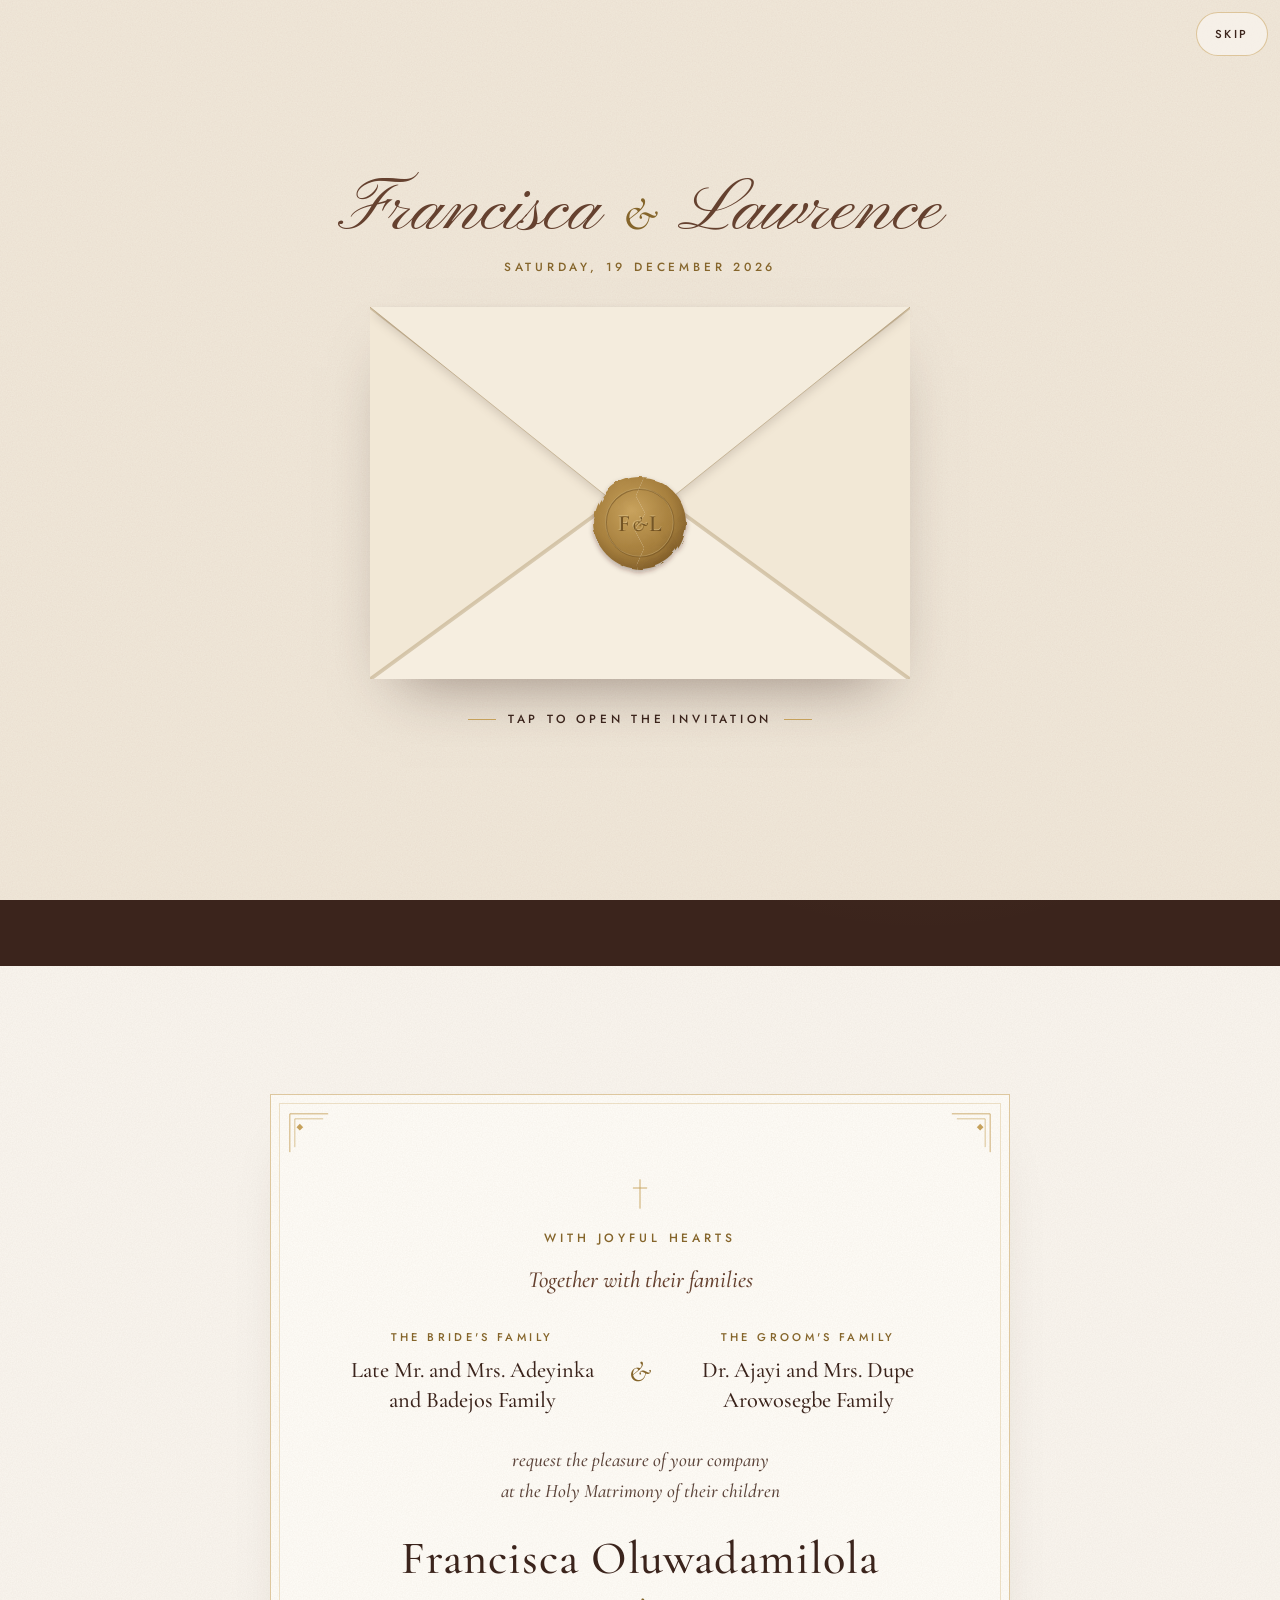
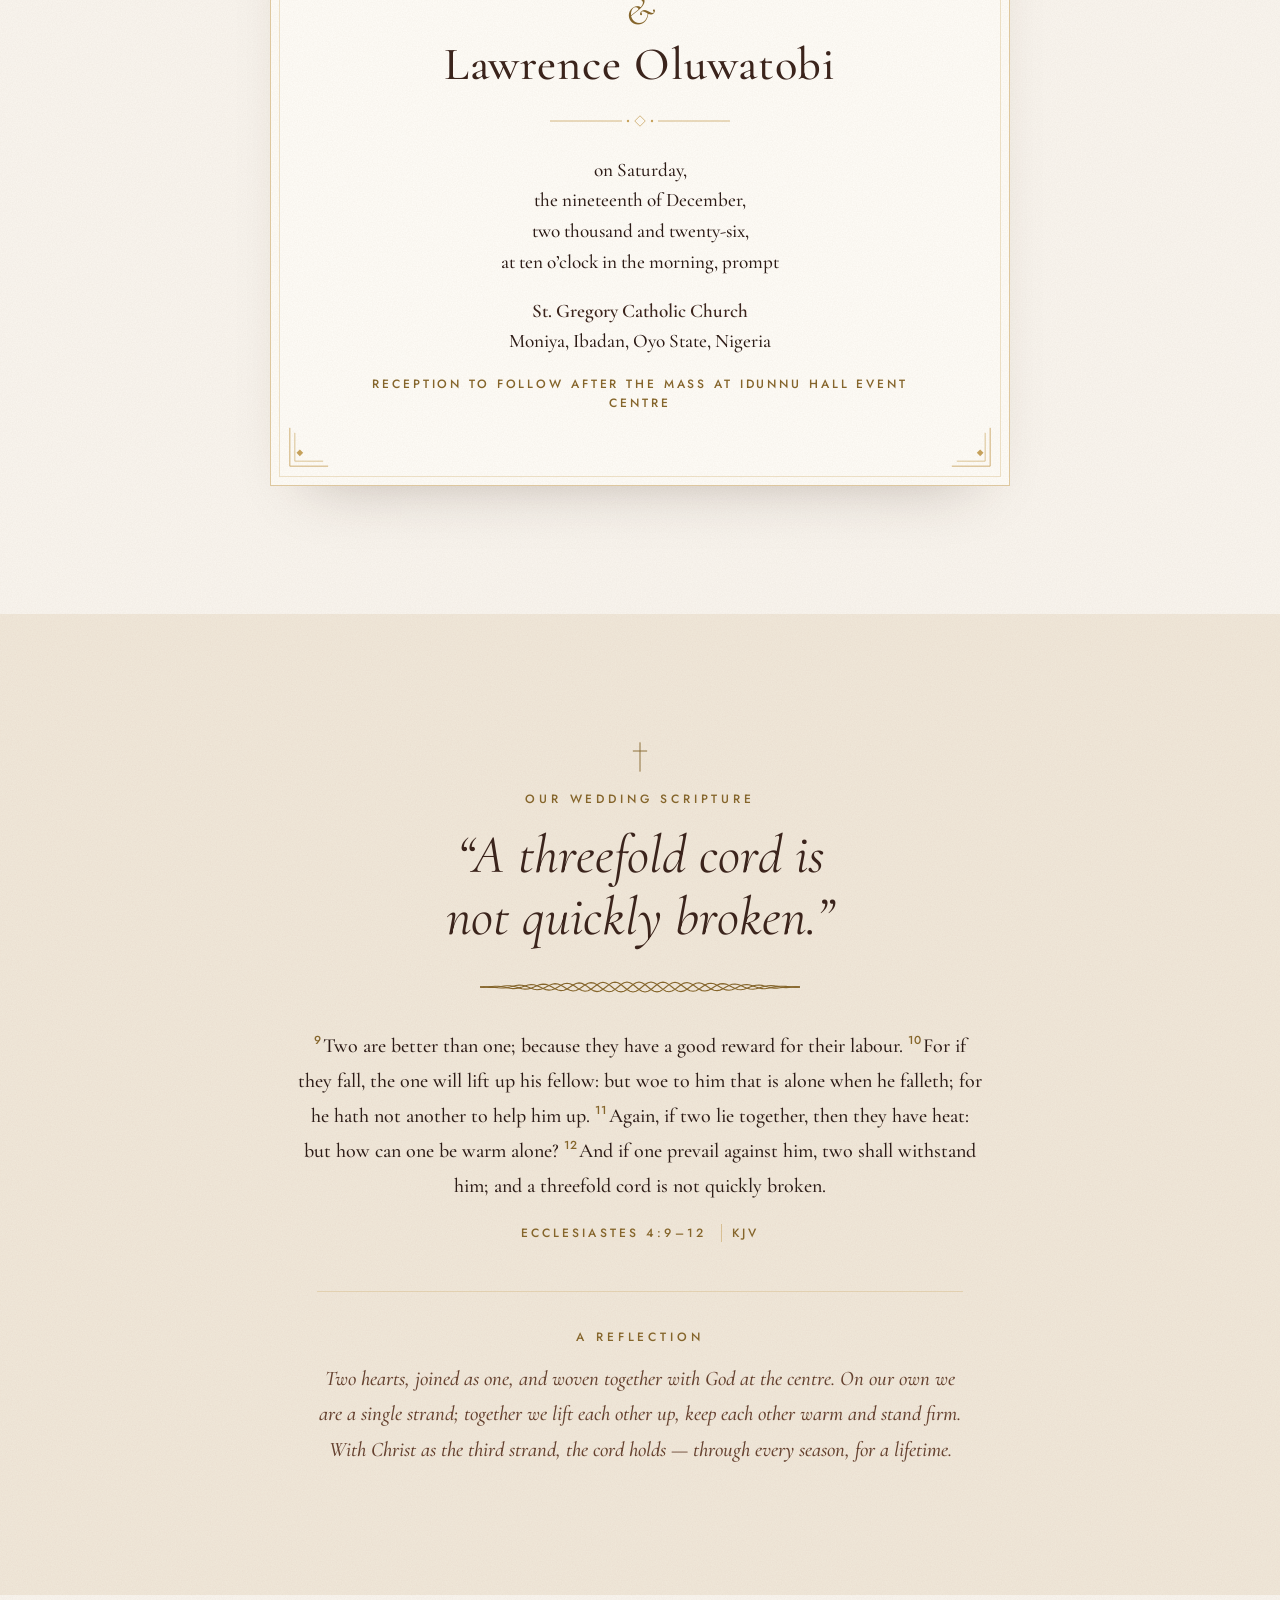
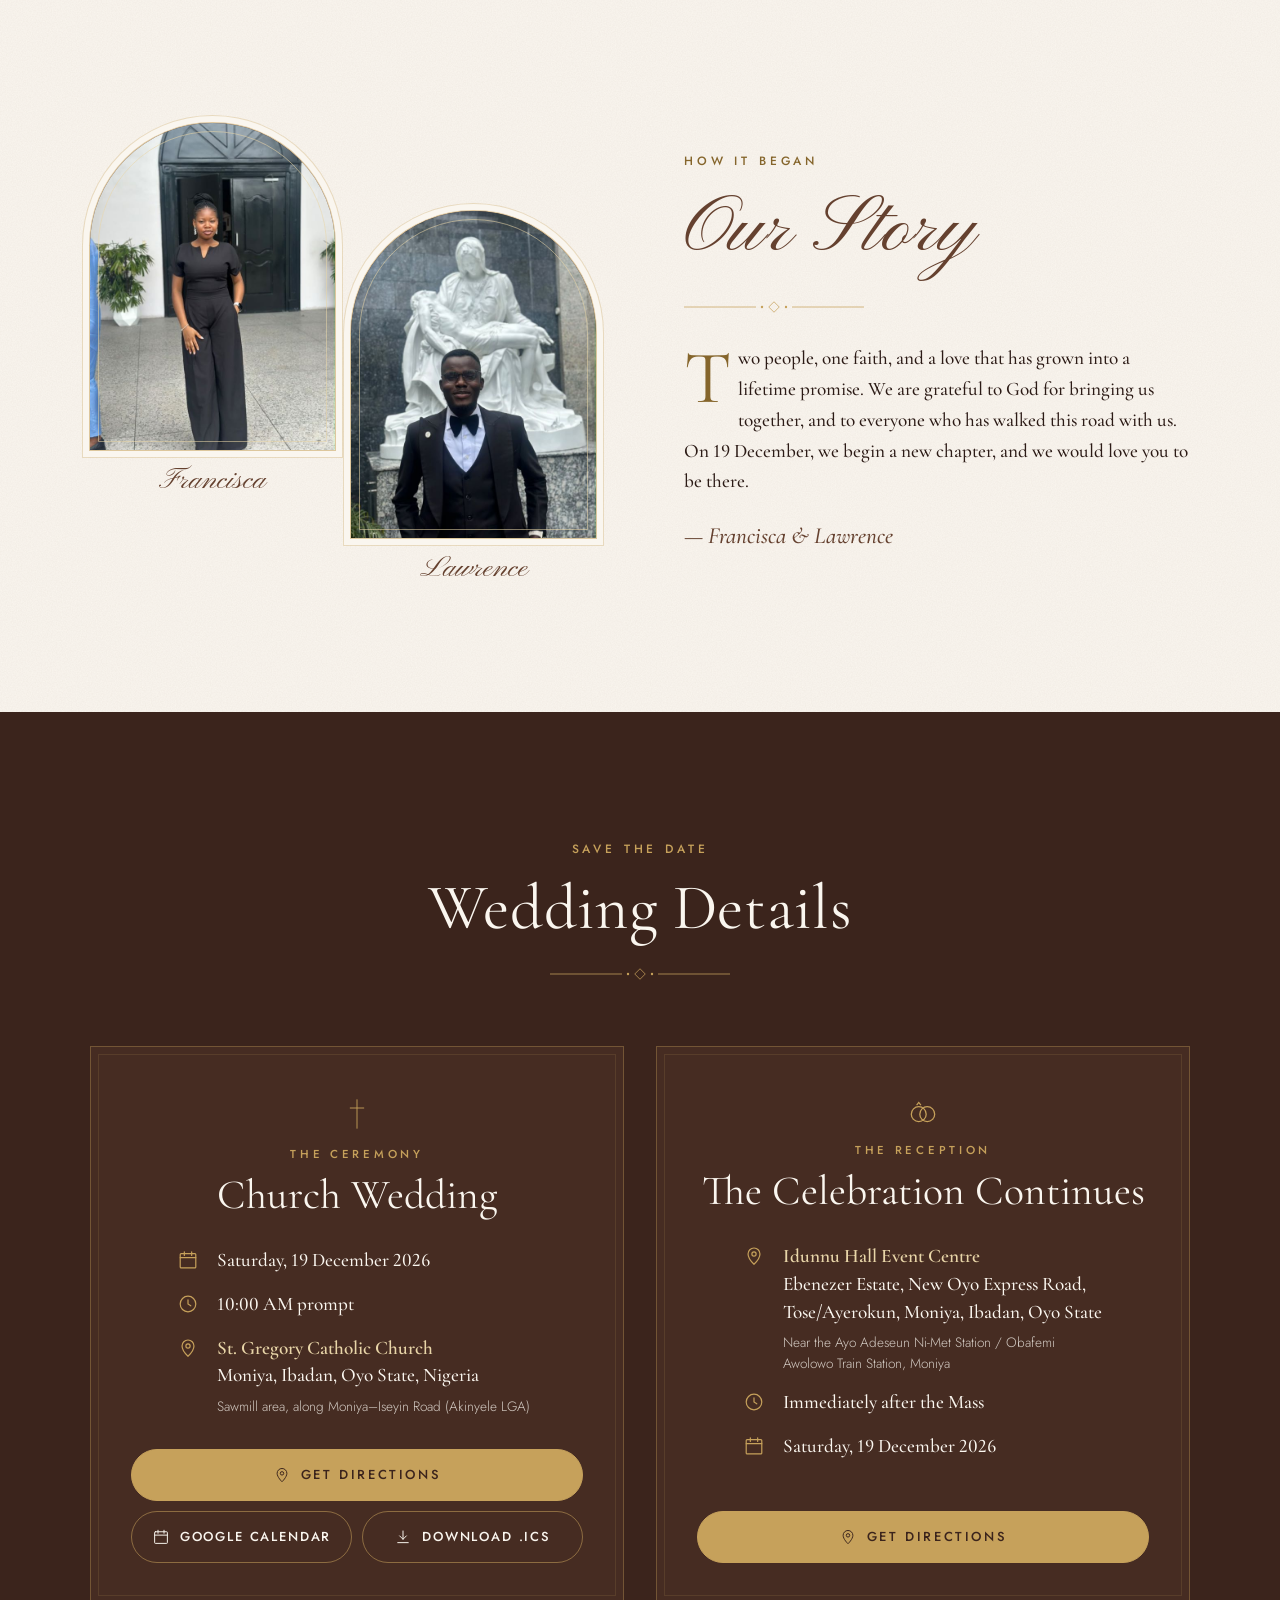
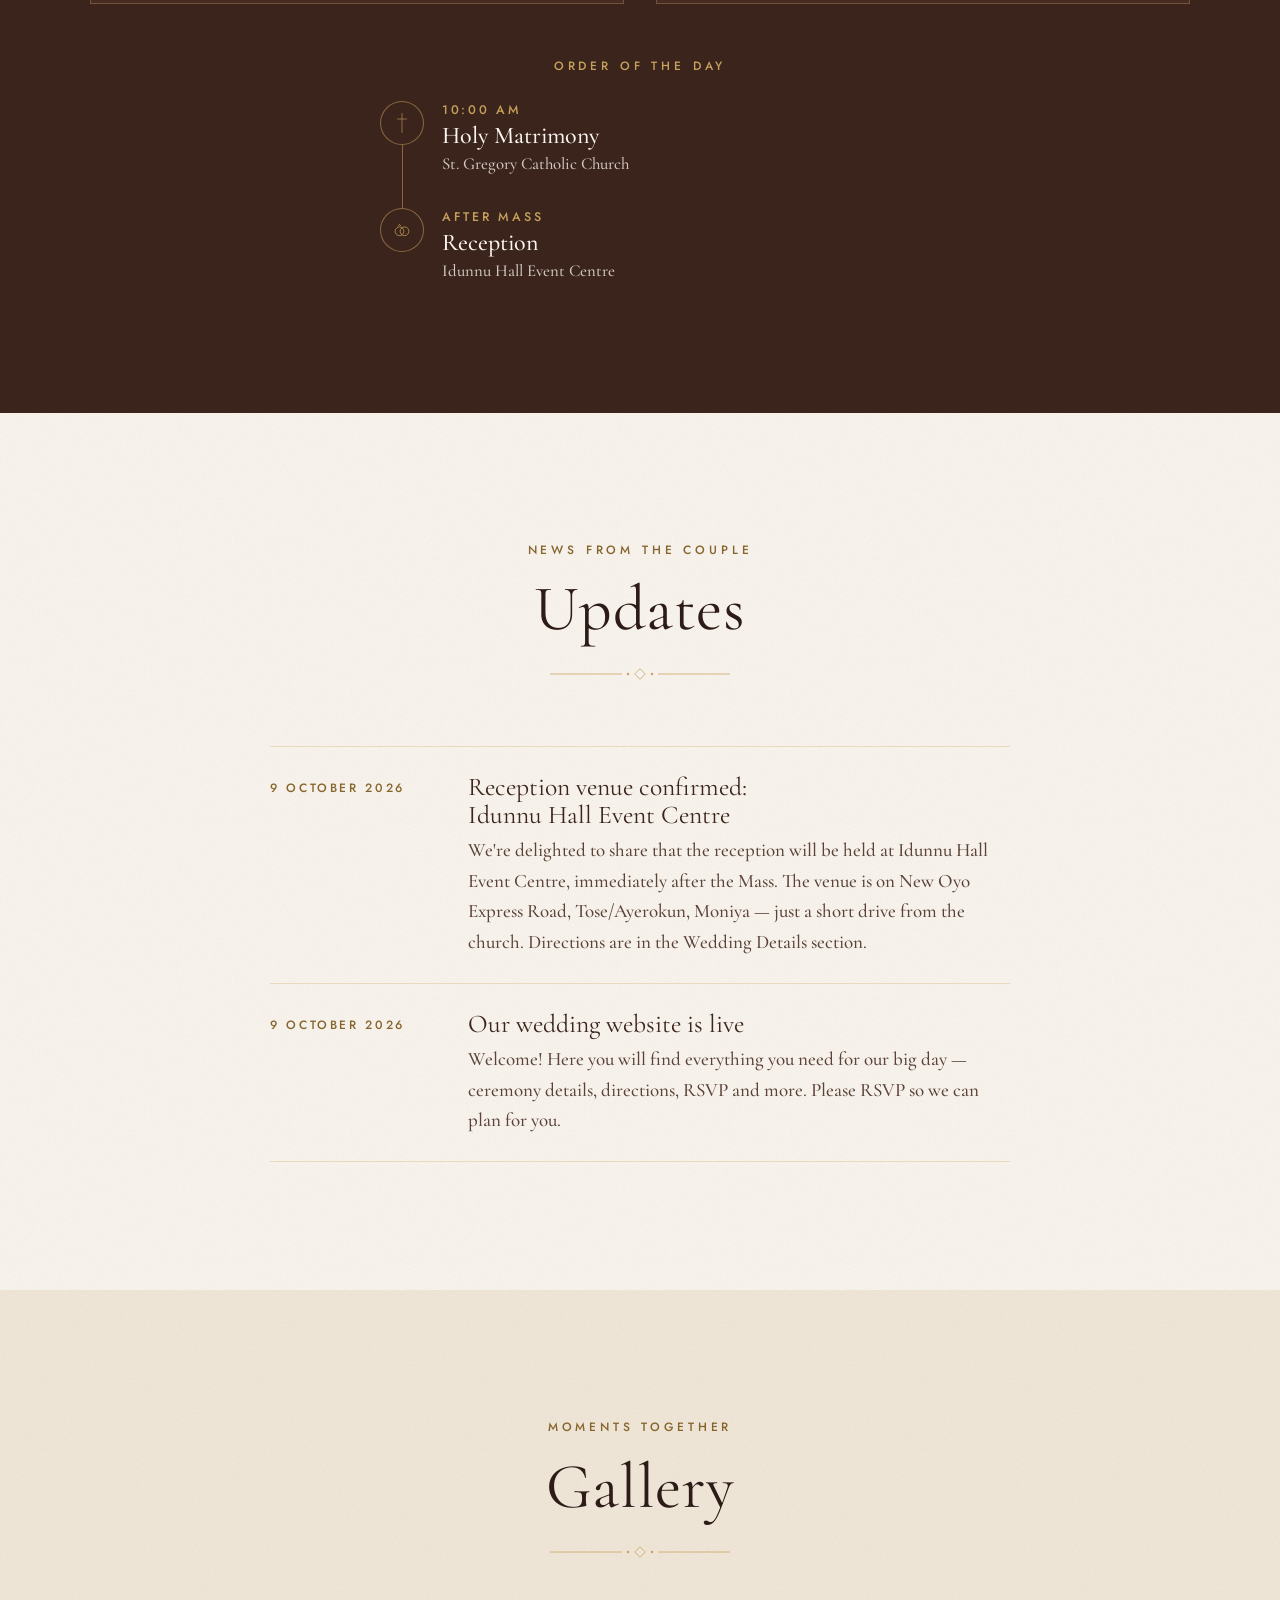
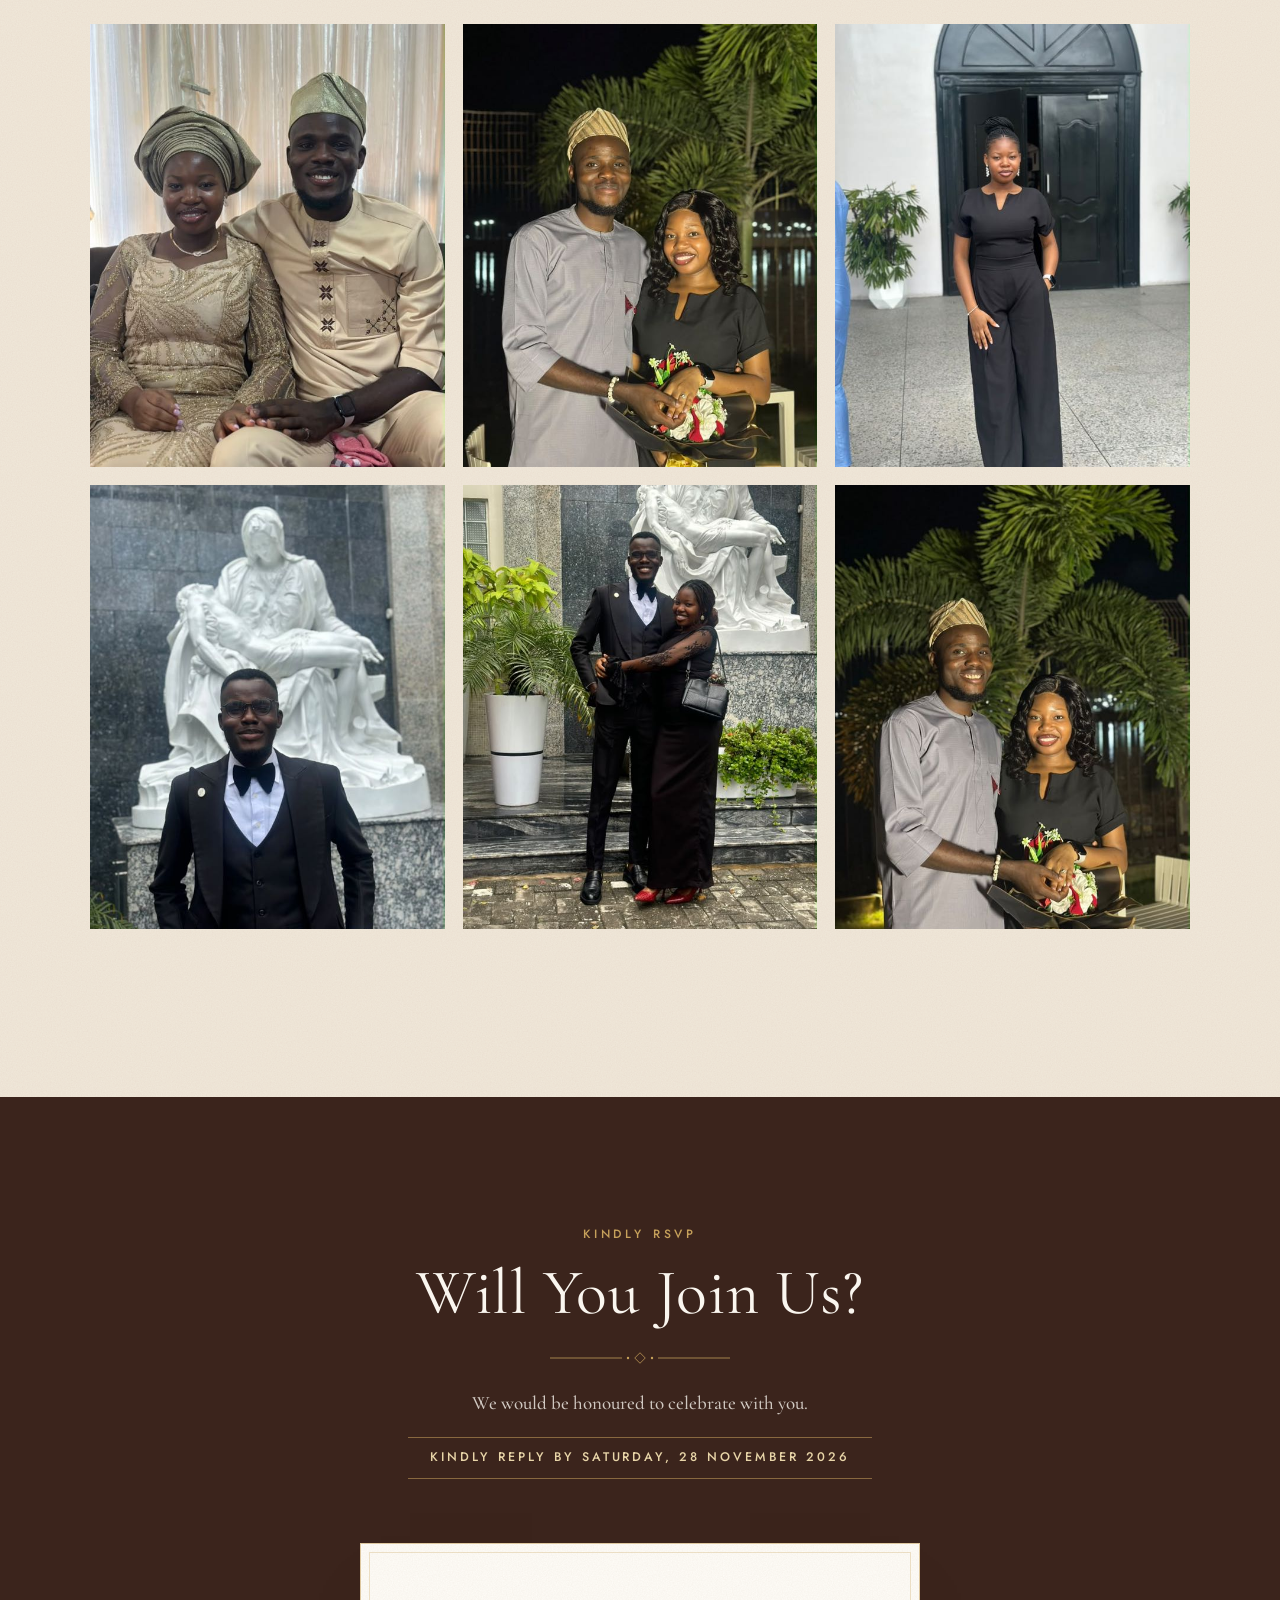
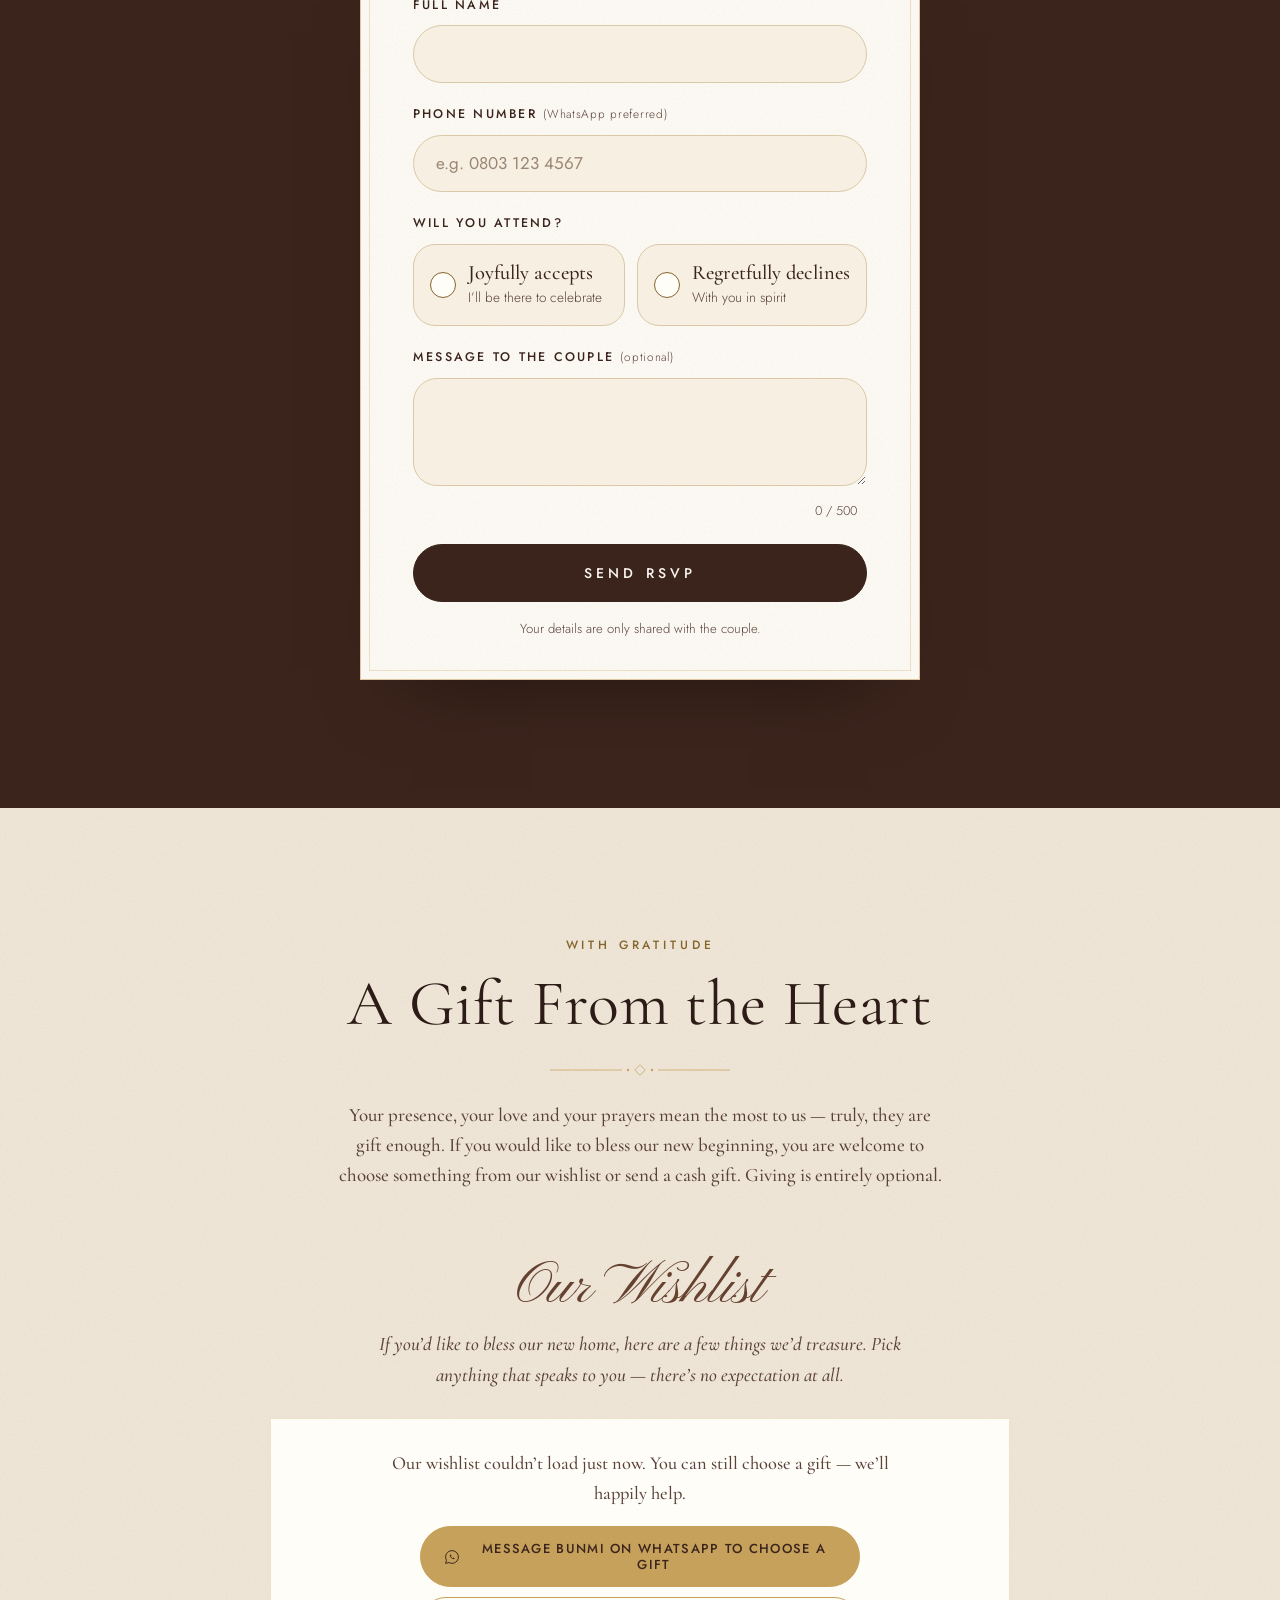
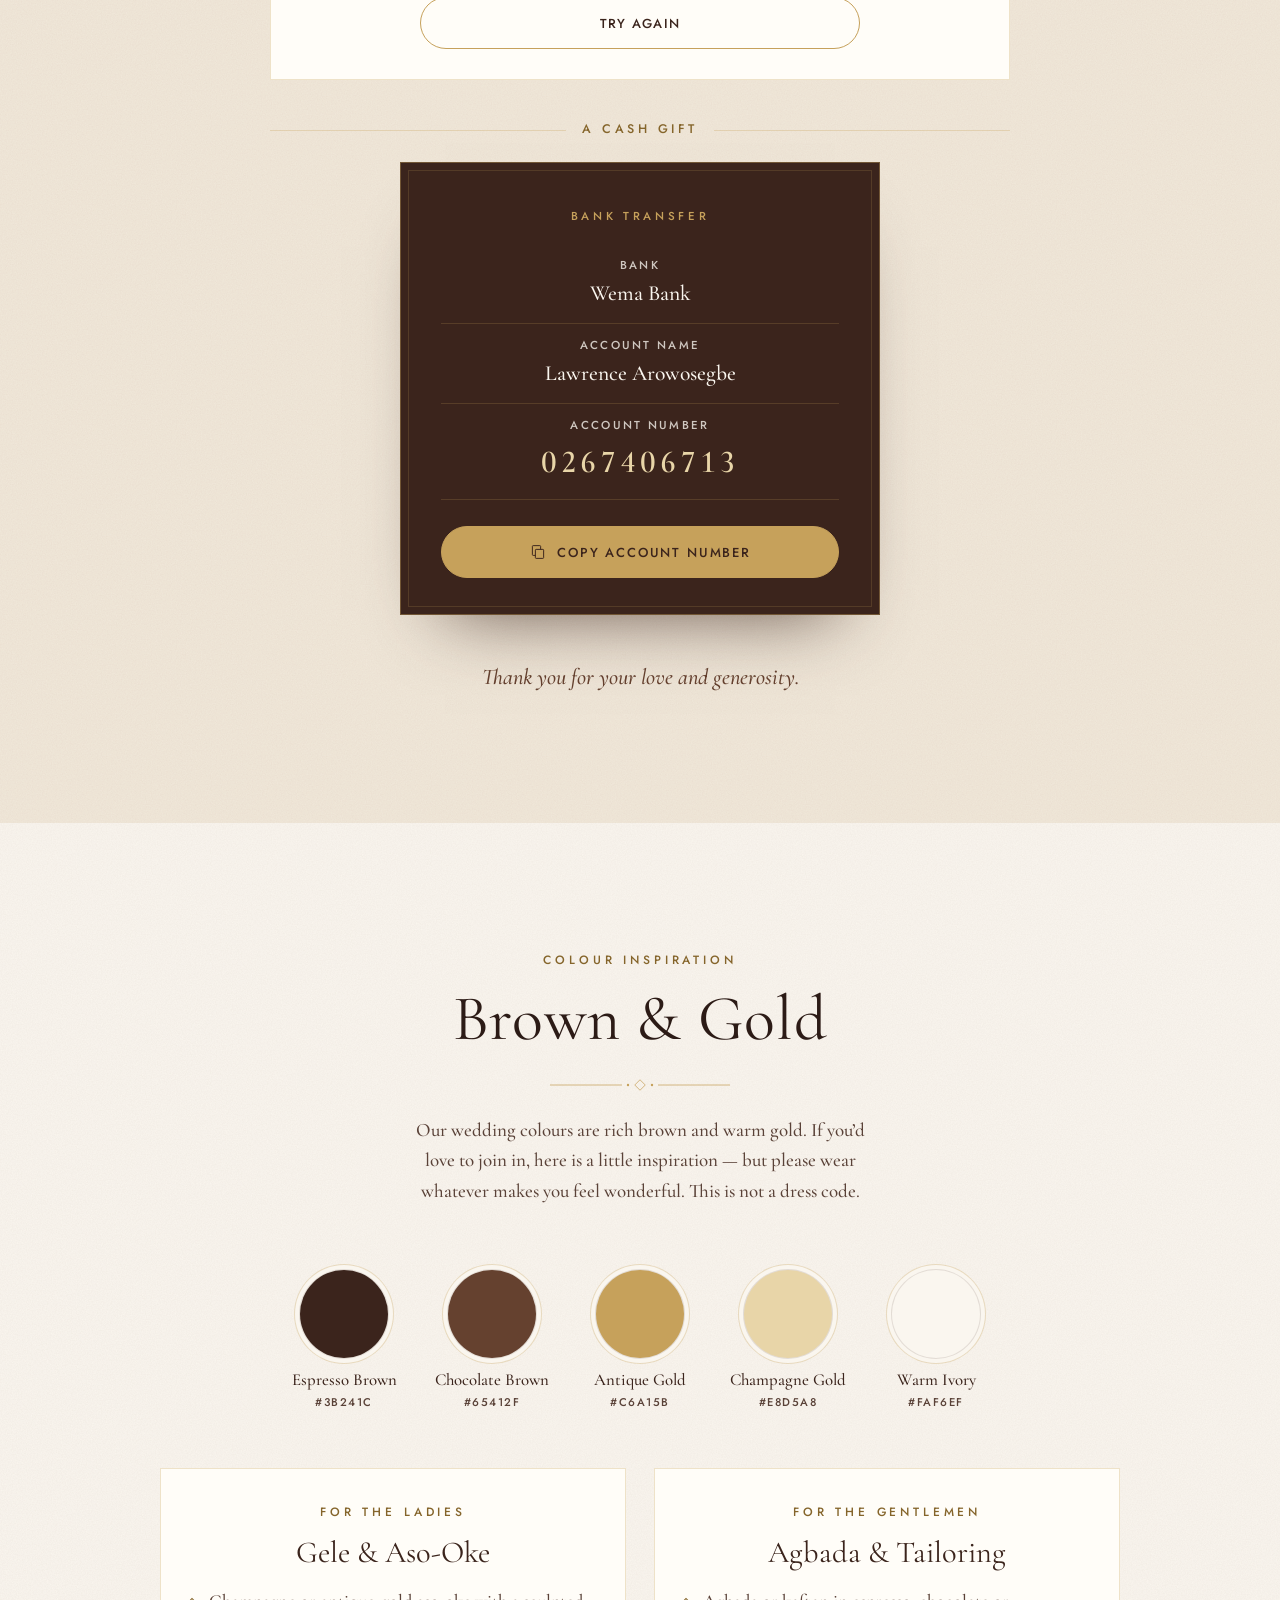
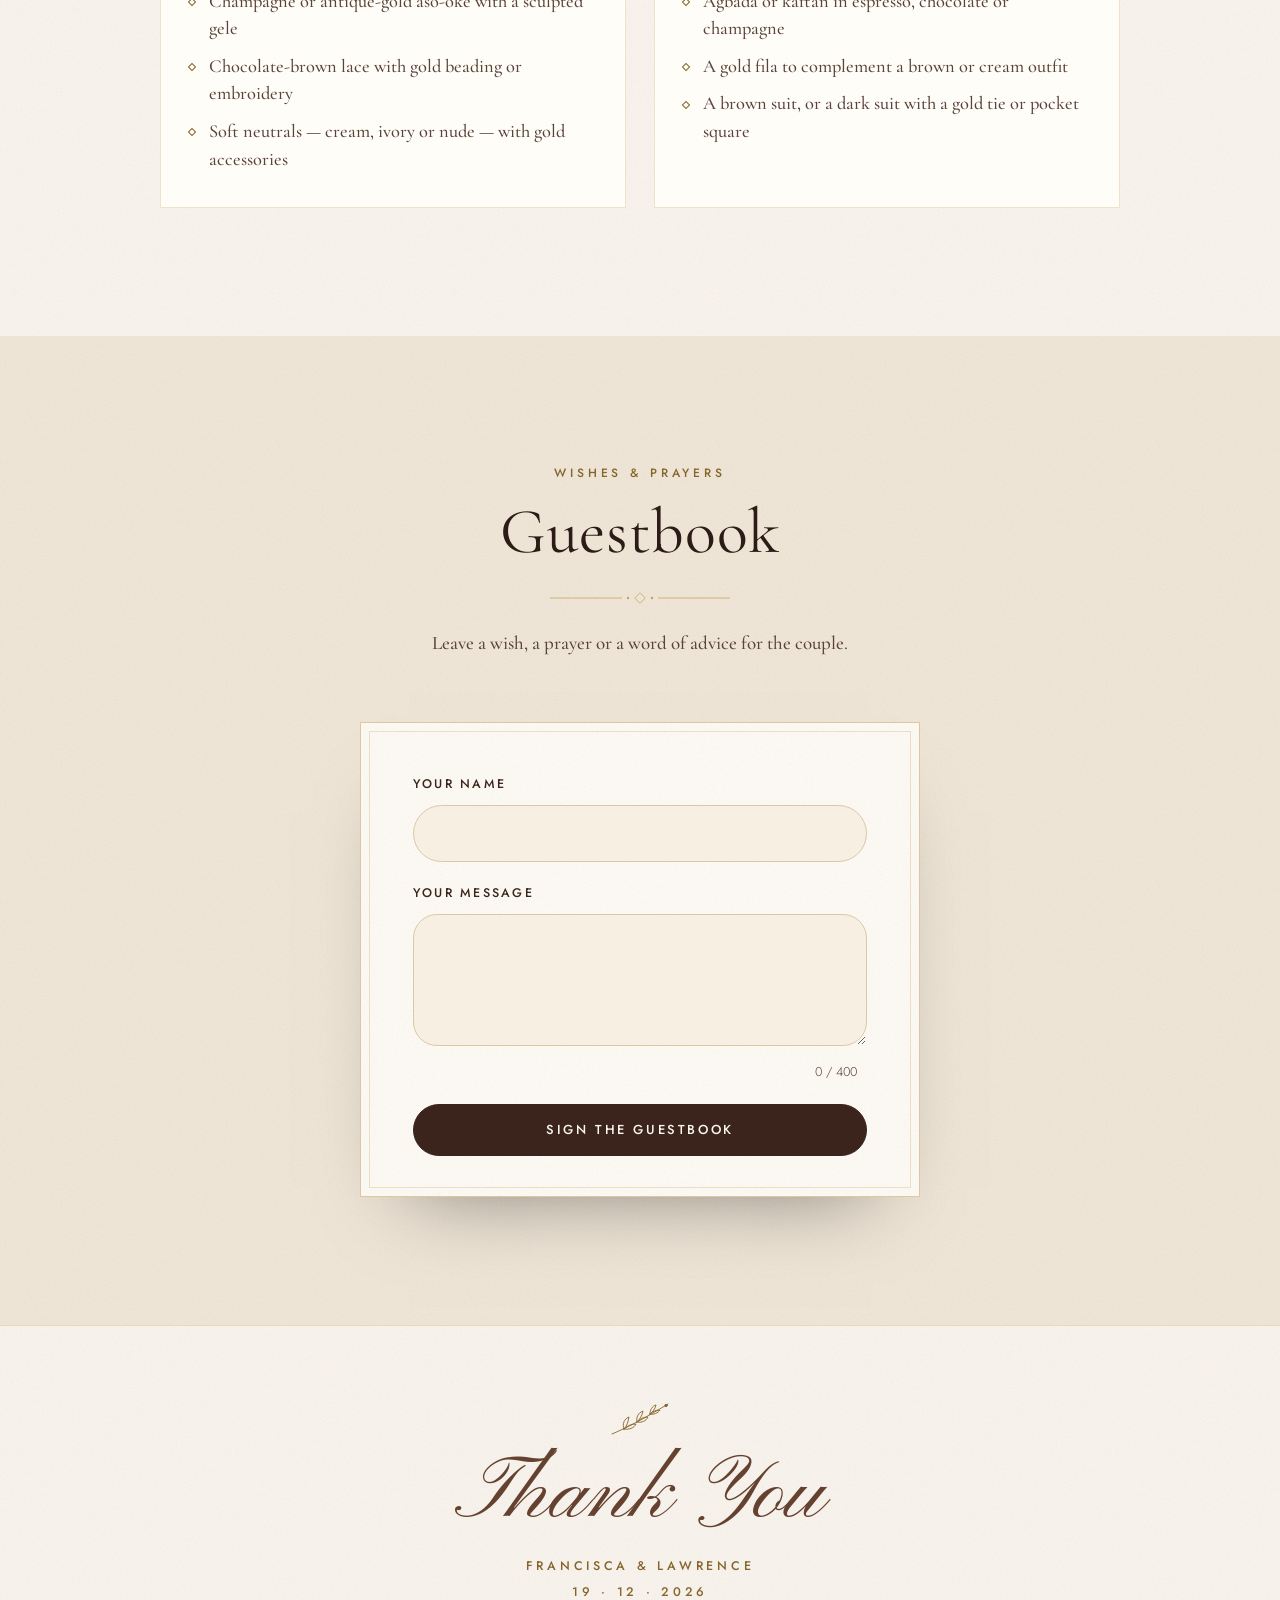
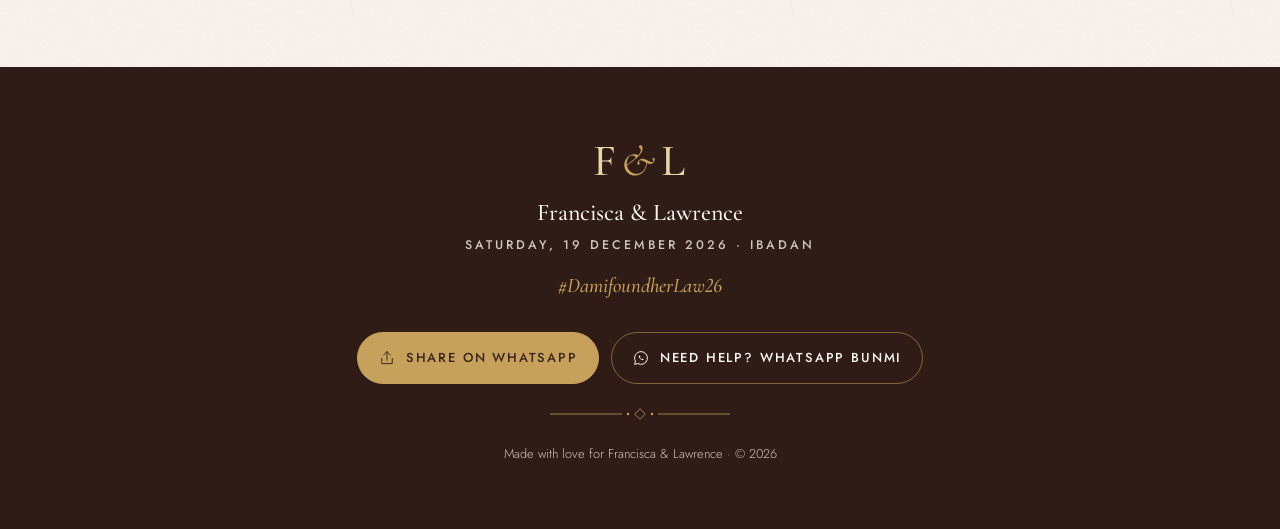
<file: site-v1/index.html>
<!doctype html>
<html lang="en-GB">
<head>
  <meta charset="utf-8">
  <meta name="viewport" content="width=device-width, initial-scale=1, viewport-fit=cover">
  <title>Francisca &amp; Lawrence · 19 December 2026</title>
  <meta name="description" content="Francisca &amp; Lawrence are getting married! Saturday, 19 December 2026, 10:00 AM at St. Gregory Catholic Church, Moniya, Ibadan. RSVP, directions, gifts and updates.">
  <meta name="theme-color" content="#3B241C">
  <meta name="color-scheme" content="light">

  <!-- Social preview (WhatsApp, Facebook, X).
       If you move to a custom domain, replace "https://francisca-and-lawrence.vercel.app" below,
       otherwise WhatsApp cannot load the preview image. -->
  <meta property="og:type" content="website">
  <meta property="og:site_name" content="Francisca &amp; Lawrence">
  <meta property="og:title" content="Francisca &amp; Lawrence · Saturday, 19 December 2026">
  <meta property="og:description" content="Together is a beautiful place to be. Join us at St. Gregory Catholic Church, Moniya, Ibadan · 10:00 AM. Kindly RSVP.">
  <meta property="og:url" content="https://francisca-and-lawrence.vercel.app/">
  <meta property="og:image" content="https://francisca-and-lawrence.vercel.app/assets/og-image.jpg?v=2">
  <meta property="og:image:width" content="1200">
  <meta property="og:image:height" content="630">
  <meta property="og:image:alt" content="Francisca and Lawrence embracing in black formal wear, with their names and wedding date">
  <meta property="og:locale" content="en_GB">
  <meta name="twitter:card" content="summary_large_image">
  <meta name="twitter:title" content="Francisca &amp; Lawrence · Saturday, 19 December 2026">
  <meta name="twitter:description" content="Join us at St. Gregory Catholic Church, Moniya, Ibadan · 10:00 AM.">
  <meta name="twitter:image" content="https://francisca-and-lawrence.vercel.app/assets/og-image.jpg?v=2">

  <link rel="icon" href="assets/favicon.svg" type="image/svg+xml">
  <link rel="apple-touch-icon" href="assets/og-image.jpg">

  <link rel="preconnect" href="https://fonts.googleapis.com">
  <link rel="preconnect" href="https://fonts.gstatic.com" crossorigin>
  <!-- Warm up the RSVP / gift-list backend so the gift list loads fast -->
  <link rel="preconnect" href="https://script.google.com">
  <link rel="preconnect" href="https://script.googleusercontent.com">
  <link rel="stylesheet" href="https://fonts.googleapis.com/css2?family=Cormorant+Garamond:ital,wght@0,400;0,500;0,600;1,400;1,500&family=Jost:wght@300;400;500&family=Pinyon+Script&display=swap">
  <link rel="preload" as="image" href="assets/photos/couple-church.jpg" fetchpriority="high">
  <link rel="stylesheet" href="css/styles.css?v=202610230927">

  <!-- Marks that JavaScript is running so scroll animations only apply when they can finish. -->
  <script>
    (function (d) {
      d.classList.add('js');
      // Cover the page before first paint when the envelope intro will show (same rules as initEnvelope in main.js),
      // so the hero never flashes. Released by main.js, or after 4s as a safety net.
      try {
        if (!matchMedia('(prefers-reduced-motion: reduce)').matches && !(location.hash.length > 1) &&
            !sessionStorage.getItem('fl-v1b-envelope-opened')) {
          d.classList.add('env-pending');
          setTimeout(function () { d.classList.remove('env-pending'); }, 4000);
        }
      } catch (e) { /* storage blocked: let main.js decide */ }
    })(document.documentElement);
  </script>
  <script src="config.js?v=202610230927" defer></script>
  <script src="js/main.js?v=202610230927" defer></script>
</head>
<body>
  <!-- ===== Reusable ornaments & icons (inline SVG sprite) ===== -->
  <svg class="sprite" aria-hidden="true" focusable="false" xmlns="http://www.w3.org/2000/svg">
    <symbol id="orn-divider" viewBox="0 0 240 20">
      <path d="M0 10H96M144 10H240" stroke="currentColor" stroke-width="1" fill="none"/>
      <path d="M120 3l7 7-7 7-7-7z" stroke="currentColor" stroke-width="1" fill="none"/>
      <circle cx="104" cy="10" r="1.6" fill="currentColor"/><circle cx="136" cy="10" r="1.6" fill="currentColor"/>
    </symbol>
    <symbol id="orn-corner" viewBox="0 0 48 48">
      <path d="M1 47V1h46" stroke="currentColor" stroke-width="1" fill="none"/>
      <path d="M7 41V7h34" stroke="currentColor" stroke-width=".75" fill="none"/>
      <path d="M13 13l4 4-4 4-4-4z" fill="currentColor"/>
    </symbol>
    <symbol id="orn-cross" viewBox="0 0 24 40">
      <path d="M12 1v38M3 12h18" stroke="currentColor" stroke-width="1.2" fill="none" stroke-linecap="round"/>
    </symbol>
    <!-- Three gently braided strands: "a threefold cord" -->
    <symbol id="orn-cord" viewBox="0 0 320 20">
      <g fill="none" stroke="currentColor" stroke-width="1.1" stroke-linecap="round">
        <path d="M0 10.0 L3 10.1 L6 10.3 L9 10.4 L12 10.5 L15 10.4 L18 10.0 L21 9.5 L24 9.0 L27 8.7 L30 8.7 L33 9.2 L36 10.0 L39 10.9 L42 11.7 L45 12.1 L48 12.0 L51 11.2 L54 10.0 L57 8.7 L60 7.6 L63 7.1 L66 7.4 L69 8.4 L72 10.0 L75 11.7 L78 13.0 L81 13.6 L84 13.2 L87 11.9 L90 10.0 L93 8.0 L96 6.5 L99 5.9 L102 6.4 L105 7.9 L108 10.0 L111 12.2 L114 13.9 L117 14.6 L120 14.0 L123 12.3 L126 10.0 L129 7.6 L132 5.8 L135 5.1 L138 5.8 L141 7.5 L144 10.0 L147 12.5 L150 14.3 L153 15.0 L156 14.3 L159 12.5 L162 10.0 L165 7.5 L168 5.7 L171 5.0 L174 5.7 L177 7.5 L180 10.0 L183 12.4 L186 14.2 L189 14.8 L192 14.1 L195 12.4 L198 10.0 L201 7.7 L204 6.1 L207 5.5 L210 6.2 L213 7.8 L216 10.0 L219 12.1 L222 13.6 L225 14.0 L228 13.4 L231 11.9 L234 10.0 L237 8.2 L240 6.9 L243 6.6 L246 7.1 L249 8.4 L252 10.0 L255 11.5 L258 12.5 L261 12.7 L264 12.3 L267 11.2 L270 10.0 L273 8.9 L276 8.2 L279 8.0 L282 8.4 L285 9.2 L288 10.0 L291 10.7 L294 11.1 L297 11.1 L300 10.8 L303 10.4 L306 10.0 L309 9.7 L312 9.7 L315 9.8 L318 9.9 L320 10"/>
        <path d="M0 10.0 L3 10.1 L6 10.0 L9 9.8 L12 9.5 L15 9.3 L18 9.2 L21 9.5 L24 10.0 L27 10.7 L30 11.3 L33 11.6 L36 11.5 L39 10.9 L42 10.0 L45 8.9 L48 8.0 L51 7.6 L54 7.8 L57 8.7 L60 10.0 L63 11.4 L66 12.6 L69 13.1 L72 12.8 L75 11.7 L78 10.0 L81 8.2 L84 6.8 L87 6.2 L90 6.7 L93 8.0 L96 10.0 L99 12.1 L102 13.6 L105 14.3 L108 13.8 L111 12.2 L114 10.0 L117 7.7 L120 6.0 L123 5.3 L126 5.9 L129 7.6 L132 10.0 L135 12.4 L138 14.2 L141 14.9 L144 14.3 L147 12.5 L150 10.0 L153 7.5 L156 5.7 L159 5.0 L162 5.7 L165 7.5 L168 10.0 L171 12.5 L174 14.3 L177 14.9 L180 14.2 L183 12.4 L186 10.0 L189 7.6 L192 5.9 L195 5.3 L198 6.0 L201 7.7 L204 10.0 L207 12.2 L210 13.8 L213 14.3 L216 13.7 L219 12.1 L222 10.0 L225 8.0 L228 6.6 L231 6.2 L234 6.8 L237 8.2 L240 10.0 L243 11.7 L246 12.9 L249 13.2 L252 12.7 L255 11.5 L258 10.0 L261 8.6 L264 7.7 L267 7.5 L270 8.0 L273 8.9 L276 10.0 L279 11.0 L282 11.6 L285 11.7 L288 11.3 L291 10.7 L294 10.0 L297 9.4 L300 9.2 L303 9.2 L306 9.4 L309 9.7 L312 10.0 L315 10.1 L318 10.1 L320 10"/>
        <path d="M0 10.0 L3 9.9 L6 9.7 L9 9.8 L12 10.0 L15 10.4 L18 10.8 L21 11.0 L24 11.0 L27 10.7 L30 10.0 L33 9.2 L36 8.5 L39 8.1 L42 8.3 L45 8.9 L48 10.0 L51 11.2 L54 12.2 L57 12.7 L60 12.4 L63 11.4 L66 10.0 L69 8.4 L72 7.2 L75 6.6 L78 7.0 L81 8.2 L84 10.0 L87 11.9 L90 13.3 L93 14.0 L96 13.5 L99 12.1 L102 10.0 L105 7.9 L108 6.2 L111 5.6 L114 6.1 L117 7.7 L120 10.0 L123 12.3 L126 14.1 L129 14.8 L132 14.2 L135 12.4 L138 10.0 L141 7.5 L144 5.7 L147 5.0 L150 5.7 L153 7.5 L156 10.0 L159 12.5 L162 14.3 L165 15.0 L168 14.3 L171 12.5 L174 10.0 L177 7.5 L180 5.8 L183 5.1 L186 5.8 L189 7.6 L192 10.0 L195 12.4 L198 14.0 L201 14.6 L204 13.9 L207 12.2 L210 10.0 L213 7.8 L216 6.3 L219 5.8 L222 6.4 L225 8.0 L228 10.0 L231 11.9 L234 13.2 L237 13.6 L240 13.1 L243 11.7 L246 10.0 L249 8.4 L252 7.3 L255 7.0 L258 7.5 L261 8.6 L264 10.0 L267 11.2 L270 12.0 L273 12.2 L276 11.8 L279 11.0 L282 10.0 L285 9.2 L288 8.7 L291 8.6 L294 8.9 L297 9.4 L300 10.0 L303 10.4 L306 10.6 L309 10.5 L312 10.3 L315 10.1 L318 10.0 L320 10"/>
      </g>
    </symbol>
    <!-- Fine line-art botanical sprig -->
    <symbol id="orn-sprig" viewBox="0 0 64 40">
      <g fill="none" stroke="currentColor" stroke-width=".9" stroke-linecap="round">
        <path d="M4 36C18 30 34 22 60 6"/>
        <path d="M16 31c-2-5 0-10 5-12-1 5-2 9-5 12z"/><path d="M16 31c5 1 10-1 12-5-5 0-9 2-12 5z"/>
        <path d="M29 24c-1-5 1-9 6-11-1 5-3 8-6 11z"/><path d="M29 24c5 1 9-1 11-5-5 0-8 2-11 5z"/>
        <path d="M42 16c0-4 2-8 6-9-1 4-3 7-6 9z"/><path d="M42 16c4 1 8-1 10-4-4 0-7 1-10 4z"/>
        <circle cx="58" cy="7.5" r="1.2" fill="currentColor"/>
      </g>
    </symbol>
    <symbol id="i-calendar" viewBox="0 0 24 24"><g fill="none" stroke="currentColor" stroke-width="1.3" stroke-linecap="round"><rect x="3.5" y="5" width="17" height="15.5" rx="1"/><path d="M3.5 9.5h17M8 3v4M16 3v4"/></g></symbol>
    <symbol id="i-clock" viewBox="0 0 24 24"><g fill="none" stroke="currentColor" stroke-width="1.3" stroke-linecap="round"><circle cx="12" cy="12" r="8.5"/><path d="M12 7.5V12l3 2"/></g></symbol>
    <symbol id="i-pin" viewBox="0 0 24 24"><g fill="none" stroke="currentColor" stroke-width="1.3"><path d="M12 21s-6.5-6.2-6.5-11.2a6.5 6.5 0 0 1 13 0C18.5 14.8 12 21 12 21z"/><circle cx="12" cy="9.8" r="2.3"/></g></symbol>
    <symbol id="i-download" viewBox="0 0 24 24"><g fill="none" stroke="currentColor" stroke-width="1.3" stroke-linecap="round" stroke-linejoin="round"><path d="M12 4v11M7.5 10.5 12 15l4.5-4.5M5 19.5h14"/></g></symbol>
    <symbol id="i-copy" viewBox="0 0 24 24"><g fill="none" stroke="currentColor" stroke-width="1.3"><rect x="8.5" y="8.5" width="11" height="12" rx="1"/><path d="M15.5 8.5V4.5a1 1 0 0 0-1-1h-9a1 1 0 0 0-1 1v11a1 1 0 0 0 1 1h3"/></g></symbol>
    <symbol id="i-chat" viewBox="0 0 24 24"><g fill="none" stroke="currentColor" stroke-width="1.3" stroke-linejoin="round"><path d="M12 3.5a8.5 8.5 0 0 0-7.4 12.7L3.5 20.5l4.4-1.1A8.5 8.5 0 1 0 12 3.5z"/><path d="M9 9.2c.2 2.6 2.6 5.3 5.6 5.8l1-1.2-1.6-1-1 .8c-1-.5-1.9-1.4-2.4-2.4l.8-1-1-1.6z" fill="currentColor" stroke="none"/></g></symbol>
    <symbol id="i-share" viewBox="0 0 24 24"><g fill="none" stroke="currentColor" stroke-width="1.3" stroke-linecap="round" stroke-linejoin="round"><path d="M12 15V3.5M7.5 8 12 3.5 16.5 8M5 12.5v7h14v-7"/></g></symbol>
    <symbol id="i-close" viewBox="0 0 24 24"><path d="M5 5l14 14M19 5 5 19" stroke="currentColor" stroke-width="1.4" stroke-linecap="round"/></symbol>
    <symbol id="i-prev" viewBox="0 0 24 24"><path d="M15 4.5 7.5 12l7.5 7.5" fill="none" stroke="currentColor" stroke-width="1.4" stroke-linecap="round" stroke-linejoin="round"/></symbol>
    <symbol id="i-next" viewBox="0 0 24 24"><path d="M9 4.5 16.5 12 9 19.5" fill="none" stroke="currentColor" stroke-width="1.4" stroke-linecap="round" stroke-linejoin="round"/></symbol>
    <symbol id="i-check" viewBox="0 0 24 24"><path d="M5 12.5 10 17.5 19.5 7" fill="none" stroke="currentColor" stroke-width="1.5" stroke-linecap="round" stroke-linejoin="round"/></symbol>
    <symbol id="i-heart" viewBox="0 0 24 24"><path d="M12 20s-7.5-4.6-7.5-10.2A4.3 4.3 0 0 1 12 7.2a4.3 4.3 0 0 1 7.5 2.6C19.5 15.4 12 20 12 20z" fill="none" stroke="currentColor" stroke-width="1.3" stroke-linejoin="round"/></symbol>
    <symbol id="i-rings" viewBox="0 0 32 24"><g fill="none" stroke="currentColor" stroke-width="1.2"><circle cx="12" cy="14" r="7"/><circle cx="20" cy="14" r="7"/><path d="M10 5.5 12 3l2 2.5"/></g></symbol>
  </svg>

  <a class="skip-link" href="#main">Skip to main content</a>

  <!-- ===================== HEADER ===================== -->
  <header class="site-header" data-header>
    <div class="site-header__inner">
      <a class="monogram" href="#home" aria-label="Francisca and Lawrence — back to top">F<span class="monogram__amp">&amp;</span>L</a>
      <nav class="desktop-nav" aria-label="Main">
        <ul>
          <li><a href="#invitation">Invitation</a></li>
          <li><a href="#story">Our Story</a></li>
          <li><a href="#details">Details</a></li>
          <li><a href="#gallery">Gallery</a></li>
          <li><a href="#gifts">Gifts</a></li>
          <li><a href="#guestbook">Guestbook</a></li>
        </ul>
      </nav>
      <a class="btn btn--gold btn--sm header-rsvp" href="#rsvp">RSVP</a>
      <button class="menu-toggle" type="button" aria-expanded="false" aria-controls="mobile-menu" data-menu-toggle>
        <span class="menu-toggle__label">Menu</span>
        <span class="menu-toggle__icon" aria-hidden="true"><span></span><span></span></span>
      </button>
    </div>
  </header>

  <!-- Full-screen mobile menu -->
  <div class="mobile-menu" id="mobile-menu" data-mobile-menu aria-hidden="true">
    <nav class="mobile-menu__nav" aria-label="Mobile">
      <ol>
        <li><a href="#home"><span class="num">01</span>Welcome</a></li>
        <li><a href="#invitation"><span class="num">02</span>Invitation</a></li>
        <li><a href="#story"><span class="num">03</span>Our Story</a></li>
        <li><a href="#details"><span class="num">04</span>Wedding Details</a></li>
        <li><a href="#updates"><span class="num">05</span>Updates</a></li>
        <li><a href="#gallery"><span class="num">06</span>Gallery</a></li>
        <li><a href="#rsvp"><span class="num">07</span>RSVP</a></li>
        <li><a href="#gifts"><span class="num">08</span>Gifts &amp; Registry</a></li>
        <li><a href="#colours"><span class="num">09</span>Colours</a></li>
        <li><a href="#guestbook"><span class="num">10</span>Guestbook</a></li>
      </ol>
    </nav>
    <div class="mobile-menu__foot">
      <p>Saturday, 19 December 2026 · 10:00 AM</p>
      <p>St. Gregory Catholic Church, Moniya, Ibadan</p>
    </div>
  </div>

  <main id="main">

    <!-- ===================== HERO ===================== -->
    <section class="hero" id="home" aria-labelledby="hero-title">
      <div class="hero__inner">
        <div class="hero__media">
          <div class="arch-frame">
            <div class="arch">
              <img src="assets/photos/couple-church.jpg" width="810" height="1080"
                   alt="Francisca and Lawrence smiling and embracing in black formal wear, with a white Pietà statue behind them"
                   fetchpriority="high" decoding="async">
            </div>
          </div>
        </div>

        <div class="hero__text">
          <p class="eyebrow eyebrow--light hero__eyebrow">The wedding of</p>
          <h1 class="hero__names" id="hero-title">
            <span class="hero__name" data-config="couple.brideFirst">Francisca</span>
            <span class="hero__amp" aria-label="and">&amp;</span>
            <span class="hero__name" data-config="couple.groomFirst">Lawrence</span>
          </h1>
          <p class="hero__tagline" data-config="couple.tagline">Together Is a Beautiful Place to Be</p>
          <svg class="ornament hero__ornament" aria-hidden="true"><use href="#orn-divider"/></svg>
          <ul class="hero__meta">
            <li data-config="wedding.dateLabel">Saturday, 19 December 2026</li>
            <li><span data-config="church.name">St. Gregory Catholic Church</span>, <span data-config="church.shortAddress">Moniya, Ibadan</span></li>
            <li>10:00 AM</li>
          </ul>
          <div class="hero__actions">
            <a class="btn btn--gold" href="#rsvp">RSVP Now</a>
            <a class="btn btn--outline-light" href="#details">View Wedding Details</a>
          </div>

          <div class="countdown" data-countdown hidden>
            <p class="countdown__label">Counting down to “I do”</p>
            <div class="countdown__grid" role="timer" aria-live="off" data-cd-grid>
              <div class="countdown__unit"><span data-cd="days">00</span><small>Days</small></div>
              <span class="countdown__sep" aria-hidden="true">:</span>
              <div class="countdown__unit"><span data-cd="hours">00</span><small>Hours</small></div>
              <span class="countdown__sep" aria-hidden="true">:</span>
              <div class="countdown__unit"><span data-cd="mins">00</span><small>Minutes</small></div>
              <span class="countdown__sep" aria-hidden="true">:</span>
              <div class="countdown__unit"><span data-cd="secs">00</span><small>Seconds</small></div>
            </div>
            <p class="countdown__done" data-cd-done hidden></p>
          </div>
        </div>
      </div>
    </section>

    <!-- ===================== FORMAL INVITATION ===================== -->
    <section class="section section--ivory" id="invitation" aria-labelledby="invite-title">
      <div class="container container--narrow">
        <article class="invite reveal">
          <svg class="invite__corner invite__corner--tl" aria-hidden="true"><use href="#orn-corner"/></svg>
          <svg class="invite__corner invite__corner--tr" aria-hidden="true"><use href="#orn-corner"/></svg>
          <svg class="invite__corner invite__corner--bl" aria-hidden="true"><use href="#orn-corner"/></svg>
          <svg class="invite__corner invite__corner--br" aria-hidden="true"><use href="#orn-corner"/></svg>

          <svg class="invite__cross" aria-hidden="true"><use href="#orn-cross"/></svg>
          <p class="eyebrow">With joyful hearts</p>
          <p class="invite__lead">Together with their families</p>

          <div class="invite__families">
            <div class="invite__family">
              <p class="invite__family-label" data-config="families.bride.label">The Bride's Family</p>
              <p class="invite__family-name" data-config="families.bride.name">Late Mr. and Mrs. Adeyinka and Badejos Family</p>
            </div>
            <span class="invite__and" aria-hidden="true">&amp;</span>
            <div class="invite__family">
              <p class="invite__family-label" data-config="families.groom.label">The Groom's Family</p>
              <p class="invite__family-name" data-config="families.groom.name">Dr. Ajayi and Mrs. Dupe Arowosegbe Family</p>
            </div>
          </div>

          <p class="invite__request">request the pleasure of your company<br>at the Holy Matrimony of their children</p>

          <h2 class="invite__couple" id="invite-title">
            <span data-config="couple.brideFull">Francisca Oluwadamilola</span>
            <span class="invite__couple-amp" aria-label="and">&amp;</span>
            <span data-config="couple.groomFull">Lawrence Oluwatobi</span>
          </h2>

          <svg class="ornament" aria-hidden="true"><use href="#orn-divider"/></svg>

          <p class="invite__when">
            on Saturday,<br>
            the nineteenth of December,<br>
            two thousand and twenty-six,<br>
            at ten o’clock in the morning, prompt
          </p>
          <p class="invite__where">
            <strong data-config="church.name">St. Gregory Catholic Church</strong><br>
            <span data-config="church.address">Moniya, Ibadan, Oyo State, Nigeria</span>
          </p>
          <p class="invite__reception" data-invite-reception>Reception to follow after the Mass at Idunnu Hall Event Centre</p>
        </article>
      </div>
    </section>

    <!-- ===================== SCRIPTURE ===================== -->
    <section class="section section--cream scripture" id="scripture" aria-labelledby="scripture-title">
      <div class="container container--narrow">
        <div class="scripture__inner reveal">
          <svg class="scripture__cross" aria-hidden="true"><use href="#orn-cross"/></svg>
          <p class="eyebrow">Our wedding scripture</p>
          <h2 class="scripture__title" id="scripture-title">“A threefold cord is not quickly broken.”</h2>
          <svg class="scripture__cord" aria-hidden="true"><use href="#orn-cord"/></svg>

          <blockquote class="scripture__text">
            <p><sup>9</sup>Two are better than one; because they have a good reward for their labour. <sup>10</sup>For if they fall, the one will lift up his fellow: but woe to him that is alone when he falleth; for he hath not another to help him up. <sup>11</sup>Again, if two lie together, then they have heat: but how can one be warm alone? <sup>12</sup>And if one prevail against him, two shall withstand him; and a threefold cord is not quickly broken.</p>
            <footer><cite>Ecclesiastes 4:9–12</cite> <span class="scripture__version">KJV</span></footer>
          </blockquote>

          <div class="scripture__reflection">
            <p class="eyebrow">A reflection</p>
            <p>Two hearts, joined as one, and woven together with God at the centre. On our own we are a single strand; together we lift each other up, keep each other warm and stand firm. With Christ as the third strand, the cord holds — through every season, for a lifetime.</p>
          </div>
        </div>
      </div>
    </section>

    <!-- ===================== OUR STORY ===================== -->
    <section class="section section--ivory story" id="story" aria-labelledby="story-title">
      <div class="container story__grid">
        <div class="story__portraits">
          <figure class="portrait reveal">
            <div class="arch arch--soft">
              <img src="assets/photos/thumbs/francisca.jpg" width="600" height="800" loading="lazy" decoding="async"
                   alt="Francisca in an elegant black jumpsuit before tall arched black doors" style="object-position:47% 28%">
            </div>
            <figcaption>Francisca</figcaption>
          </figure>
          <figure class="portrait portrait--offset reveal">
            <div class="arch arch--soft">
              <img src="assets/photos/thumbs/lawrence.jpg" width="600" height="800" loading="lazy" decoding="async"
                   alt="Lawrence in a black tuxedo and bow tie before a white Pietà statue" style="object-position:48% 52%">
            </div>
            <figcaption>Lawrence</figcaption>
          </figure>
        </div>
        <div class="story__text reveal">
          <p class="eyebrow">How it began</p>
          <h2 class="section-title section-title--script" id="story-title" data-config="story.title">Our Story</h2>
          <svg class="ornament ornament--left" aria-hidden="true"><use href="#orn-divider"/></svg>
          <div class="story__body prose" data-story>
            <!-- Filled from CONFIG.story.paragraphs -->
            <p>Two people, one faith, and a love that has grown into a lifetime promise. We are grateful to God for bringing us together, and to everyone who has walked this road with us. On 19 December, we begin a new chapter, and we would love you to be there.</p>
          </div>
          <p class="story__sign">— <span data-config="couple.brideFirst">Francisca</span> &amp; <span data-config="couple.groomFirst">Lawrence</span></p>
        </div>
      </div>
    </section>

    <!-- ===================== WEDDING DETAILS ===================== -->
    <section class="section section--espresso details" id="details" aria-labelledby="details-title">
      <div class="container">
        <header class="section-head reveal">
          <p class="eyebrow eyebrow--light">Save the date</p>
          <h2 class="section-title" id="details-title">Wedding Details</h2>
          <svg class="ornament" aria-hidden="true"><use href="#orn-divider"/></svg>
        </header>

        <div class="details__grid">
          <!-- Church ceremony -->
          <article class="event-card reveal" aria-labelledby="church-title">
            <svg class="event-card__icon" aria-hidden="true"><use href="#orn-cross"/></svg>
            <p class="event-card__kicker">The Ceremony</p>
            <h3 class="event-card__title" id="church-title">Church Wedding</h3>
            <ul class="event-card__facts">
              <li><svg aria-hidden="true"><use href="#i-calendar"/></svg><span data-config="wedding.dateLabel">Saturday, 19 December 2026</span></li>
              <li><svg aria-hidden="true"><use href="#i-clock"/></svg><span data-config="wedding.timeLabel">10:00 AM prompt</span></li>
              <li><svg aria-hidden="true"><use href="#i-pin"/></svg><span><strong data-config="church.name">St. Gregory Catholic Church</strong><br><span data-config="church.address">Moniya, Ibadan, Oyo State, Nigeria</span><small class="event-card__note" data-config="church.directionsNote">Sawmill area, along Moniya–Iseyin Road (Akinyele LGA)</small></span></li>
            </ul>
            <div class="event-card__actions">
              <a class="btn btn--gold btn--block" data-church-directions target="_blank" rel="noopener"
                 href="https://www.google.com/maps/search/?api=1&amp;query=St+Gregory+Catholic+Church%2C+Moniya%2C+Ibadan%2C+Oyo+State%2C+Nigeria">
                <svg aria-hidden="true"><use href="#i-pin"/></svg>Get Directions</a>
              <div class="btn-pair">
                <a class="btn btn--outline-light" data-gcal target="_blank" rel="noopener"
                   href="https://calendar.google.com/calendar/render?action=TEMPLATE&amp;text=Wedding%20of%20Francisca%20%26%20Lawrence&amp;dates=20261219T090000Z%2F20261219T120000Z&amp;details=Church%20wedding%20ceremony%20%E2%80%94%2010%3A00%20AM%20prompt.&amp;location=St.%20Gregory%20Catholic%20Church%2C%20Moniya%2C%20Ibadan%2C%20Oyo%20State%2C%20Nigeria&amp;ctz=Africa%2FLagos">
                  <svg aria-hidden="true"><use href="#i-calendar"/></svg>Google Calendar</a>
                <a class="btn btn--outline-light" href="wedding.ics" download="Francisca-and-Lawrence-Wedding.ics">
                  <svg aria-hidden="true"><use href="#i-download"/></svg>Download .ics</a>
              </div>
            </div>
          </article>

          <!-- Reception (rendered from CONFIG.reception) -->
          <article class="event-card event-card--reception reveal" aria-labelledby="reception-title" data-reception>
            <svg class="event-card__icon event-card__icon--rings" aria-hidden="true"><use href="#i-rings"/></svg>
            <p class="event-card__kicker">The Reception</p>
            <h3 class="event-card__title" id="reception-title">The Celebration Continues</h3>
            <div data-reception-body>
              <ul class="event-card__facts">
                <li><svg aria-hidden="true"><use href="#i-pin"/></svg><span><strong>Idunnu Hall Event Centre</strong><br>Ebenezer Estate, New Oyo Express Road, Tose/Ayerokun, Moniya, Ibadan, Oyo State<small class="event-card__note">Near the Ayo Adeseun Ni-Met Station / Obafemi Awolowo Train Station, Moniya</small></span></li>
                <li><svg aria-hidden="true"><use href="#i-clock"/></svg><span>Immediately after the Mass</span></li>
              </ul>
              <div class="event-card__actions">
                <a class="btn btn--gold btn--block" target="_blank" rel="noopener" href="https://www.google.com/maps/search/?api=1&amp;query=Idunnu+Hall%2C+Ebenezer+Estate%2C+New+Oyo+Express+Road%2C+Tose%2FAyerokun%2C+Moniya%2C+Ibadan"><svg aria-hidden="true"><use href="#i-pin"/></svg>Get Directions</a>
              </div>
            </div>
          </article>
        </div>

        <!-- Order of the Day (rendered from CONFIG.timeline) -->
        <div class="timeline reveal">
          <h3 class="timeline__title">Order of the Day</h3>
          <ol class="timeline__list" data-timeline>
            <li><span class="timeline__icon" aria-hidden="true"><svg class="is-cross"><use href="#orn-cross"/></svg></span><span class="timeline__time">10:00 AM</span><span class="timeline__what">Holy Matrimony</span><span class="timeline__where">St. Gregory Catholic Church</span></li>
            <li><span class="timeline__icon" aria-hidden="true"><svg><use href="#i-rings"/></svg></span><span class="timeline__time">After Mass</span><span class="timeline__what">Reception</span><span class="timeline__where">Idunnu Hall Event Centre</span></li>
          </ol>
        </div>
      </div>
    </section>

    <!-- ===================== UPDATES ===================== -->
    <section class="section section--ivory updates" id="updates" aria-labelledby="updates-title">
      <div class="container container--narrow">
        <header class="section-head reveal">
          <p class="eyebrow">News from the couple</p>
          <h2 class="section-title" id="updates-title">Updates</h2>
          <svg class="ornament" aria-hidden="true"><use href="#orn-divider"/></svg>
        </header>
        <ol class="updates__list" data-updates>
          <!-- Filled from CONFIG.announcements -->
        </ol>
      </div>
    </section>

    <!-- ===================== GALLERY ===================== -->
    <section class="section section--cream gallery" id="gallery" aria-labelledby="gallery-title">
      <div class="container">
        <header class="section-head reveal">
          <p class="eyebrow">Moments together</p>
          <h2 class="section-title" id="gallery-title">Gallery</h2>
          <svg class="ornament" aria-hidden="true"><use href="#orn-divider"/></svg>
        </header>
        <ul class="gallery__grid" data-gallery>
          <!-- Filled from CONFIG.gallery -->
        </ul>
      </div>
    </section>

    <!-- ===================== RSVP ===================== -->
    <section class="section section--espresso rsvp" id="rsvp" aria-labelledby="rsvp-title">
      <div class="container container--form">
        <header class="section-head reveal">
          <p class="eyebrow eyebrow--light">Kindly RSVP</p>
          <h2 class="section-title" id="rsvp-title">Will You Join Us?</h2>
          <svg class="ornament" aria-hidden="true"><use href="#orn-divider"/></svg>
          <p class="section-lead">We would be honoured to celebrate with you.</p>
          <p class="deadline">Kindly reply by <span class="nowrap" data-config="rsvp.deadline">Saturday, 28 November 2026</span></p>
        </header>

        <div class="form-card reveal" data-rsvp-card>
          <div class="notice" data-rsvp-previous hidden></div>
          <noscript><div class="notice"><p>Our RSVP form needs JavaScript. Please enable it, or send your RSVP to the couple on WhatsApp.</p></div></noscript>

          <form class="form" data-rsvp-form novalidate>
            <div class="field">
              <label for="rsvp-name">Full name</label>
              <input id="rsvp-name" name="name" type="text" autocomplete="name" maxlength="80" required aria-describedby="rsvp-name-error">
              <p class="field__error" id="rsvp-name-error" aria-live="polite"></p>
            </div>

            <div class="field">
              <label for="rsvp-phone">Phone number <span class="field__hint">(WhatsApp preferred)</span></label>
              <input id="rsvp-phone" name="phone" type="tel" inputmode="tel" autocomplete="tel" maxlength="20" placeholder="e.g. 0803 123 4567" required aria-describedby="rsvp-phone-error">
              <p class="field__error" id="rsvp-phone-error" aria-live="polite"></p>
            </div>

            <fieldset class="field">
              <legend>Will you attend?</legend>
              <div class="choice-cards">
                <label class="choice-card">
                  <input type="radio" name="attendance" value="accept" required aria-describedby="rsvp-attendance-error">
                  <span class="choice-card__dot" aria-hidden="true"></span>
                  <span class="choice-card__body">
                    <span class="choice-card__title">Joyfully accepts</span>
                    <span class="choice-card__sub">I’ll be there to celebrate</span>
                  </span>
                </label>
                <label class="choice-card">
                  <input type="radio" name="attendance" value="decline">
                  <span class="choice-card__dot" aria-hidden="true"></span>
                  <span class="choice-card__body">
                    <span class="choice-card__title">Regretfully declines</span>
                    <span class="choice-card__sub">With you in spirit</span>
                  </span>
                </label>
              </div>
              <p class="field__error" id="rsvp-attendance-error" aria-live="polite"></p>
            </fieldset>

            <div class="accept-only" data-accept-only hidden>
              <div class="field">
                <label for="rsvp-guests">Number of guests <span class="field__hint">(including you)</span></label>
                <div class="stepper" data-stepper>
                  <button type="button" class="stepper__btn" data-step="-1" aria-label="One fewer guest" aria-controls="rsvp-guests">&minus;</button>
                  <input id="rsvp-guests" name="guests" type="number" inputmode="numeric" min="1" max="5" value="1" aria-describedby="rsvp-guests-hint">
                  <button type="button" class="stepper__btn" data-step="1" aria-label="One more guest" aria-controls="rsvp-guests">+</button>
                </div>
                <p class="field__count" id="rsvp-guests-hint">Up to <span data-config="rsvp.maxGuests">5</span> people per RSVP.</p>
              </div>

              <div class="field">
                <label for="rsvp-event">Which part will you attend?</label>
                <div class="select">
                  <select id="rsvp-event" name="event" data-event-select>
                    <option>Church Ceremony &amp; Reception</option>
                    <option>Church Ceremony only</option>
                    <option>Reception only</option>
                  </select>
                </div>
              </div>
            </div>

            <div class="field">
              <label for="rsvp-message">Message to the couple <span class="field__hint">(optional)</span></label>
              <textarea id="rsvp-message" name="message" rows="3" maxlength="500" data-counter="rsvp-message-count"></textarea>
              <p class="field__count" id="rsvp-message-count" aria-live="off">0 / 500</p>
            </div>

            <!-- Spam trap: real people never see or fill this -->
            <div class="hp" aria-hidden="true">
              <label for="rsvp-website">Website</label>
              <input id="rsvp-website" name="website" type="text" tabindex="-1" autocomplete="off">
            </div>

            <div class="form__status" data-rsvp-status role="status" aria-live="polite"></div>

            <button class="btn btn--dark btn--block btn--lg" type="submit" data-rsvp-submit>
              <span class="btn__label">Send RSVP</span>
            </button>
            <p class="form__fineprint">Your details are only shared with the couple.</p>
          </form>

          <!-- Confirmation screen (filled by JS) -->
          <div class="confirmation" data-rsvp-confirmation hidden tabindex="-1"></div>
        </div>
      </div>
    </section>

    <!-- ===================== GIFTS ===================== -->
    <section class="section section--cream gifts" id="gifts" aria-labelledby="gifts-title">
      <div class="container container--narrow">
        <header class="section-head reveal">
          <p class="eyebrow">With gratitude</p>
          <h2 class="section-title" id="gifts-title">A Gift From the Heart</h2>
          <svg class="ornament" aria-hidden="true"><use href="#orn-divider"/></svg>
          <p class="section-lead">Your presence, your love and your prayers mean the most to us — truly, they are gift enough. If you would like to bless our new beginning, you are welcome to choose something from our wishlist or send a cash gift. Giving is entirely optional.</p>
        </header>

        <!-- Gift registry (items come from the couple's Google Sheet: GET ?action=registry) -->
        <div class="registry" id="registry" data-registry aria-labelledby="registry-title">
          <div class="registry__head reveal">
            <h3 class="registry__title" id="registry-title" data-registry-title>Our Wishlist</h3>
            <p class="registry__intro" data-registry-intro>If you’d like to bless our new home, here are a few things we’d treasure.</p>
          </div>
          <div class="registry__notice" data-registry-notice role="status" aria-live="polite" tabindex="-1"></div>
          <div class="registry__body" data-registry-body aria-busy="true">
            <noscript><p class="registry__fallback-text">Our wishlist needs JavaScript to load. If you’d like to send a cash gift, the bank details are just below.</p></noscript>
          </div>

          <!-- Cash gift / bank details. With the wishlist loaded, main.js moves this card inside the
               "Cash gift" item (shown when the guest taps it). Without JS, or if the list can't load,
               it stays here, at the foot of the gift list. -->
          <div class="registry__cash" data-registry-cash>
            <p class="gift__subhead">A cash gift</p>
            <div class="bank-card" id="bank-details" tabindex="-1" aria-label="Bank transfer details">
              <p class="bank-card__kicker">Bank transfer</p>
              <dl class="bank-card__rows">
                <div><dt>Bank</dt><dd data-config="gifts.bank.bankName">Wema Bank</dd></div>
                <div><dt>Account name</dt><dd data-config="gifts.bank.accountName">Lawrence Arowosegbe</dd></div>
                <div class="bank-card__number"><dt>Account number</dt><dd data-config="gifts.bank.accountNumber" data-account-number>0267406713</dd></div>
              </dl>
              <button class="btn btn--gold btn--block" type="button" data-copy-account>
                <svg aria-hidden="true"><use href="#i-copy"/></svg><span>Copy Account Number</span>
              </button>
              <a class="btn btn--outline-light btn--block" data-paystack hidden target="_blank" rel="noopener" href="#">Give Online with Paystack</a>
            </div>
          </div>
          <p class="gift__thanks">Thank you for your love and generosity.</p>
        </div>

      </div>
    </section>

    <!-- ===================== COLOURS ===================== -->
    <section class="section section--ivory colours" id="colours" aria-labelledby="colours-title">
      <div class="container">
        <header class="section-head reveal">
          <p class="eyebrow">Colour inspiration</p>
          <h2 class="section-title" id="colours-title">Brown &amp; Gold</h2>
          <svg class="ornament" aria-hidden="true"><use href="#orn-divider"/></svg>
          <p class="section-lead">Our wedding colours are rich brown and warm gold. If you’d love to join in, here is a little inspiration — but please wear whatever makes you feel wonderful. This is not a dress code.</p>
        </header>

        <ul class="swatches reveal" data-swatches>
          <!-- Rendered from CONFIG.palette -->
        </ul>

        <div class="outfits">
          <article class="outfit reveal">
            <p class="eyebrow">For the ladies</p>
            <h3>Gele &amp; Aso-Oke</h3>
            <ul>
              <li>Champagne or antique-gold aso-oke with a sculpted gele</li>
              <li>Chocolate-brown lace with gold beading or embroidery</li>
              <li>Soft neutrals — cream, ivory or nude — with gold accessories</li>
            </ul>
          </article>
          <article class="outfit reveal">
            <p class="eyebrow">For the gentlemen</p>
            <h3>Agbada &amp; Tailoring</h3>
            <ul>
              <li>Agbada or kaftan in espresso, chocolate or champagne</li>
              <li>A gold fila to complement a brown or cream outfit</li>
              <li>A brown suit, or a dark suit with a gold tie or pocket square</li>
            </ul>
          </article>
        </div>
      </div>
    </section>

    <!-- ===================== GUESTBOOK ===================== -->
    <section class="section section--cream guestbook" id="guestbook" aria-labelledby="guestbook-title">
      <div class="container container--form">
        <header class="section-head reveal">
          <p class="eyebrow">Wishes &amp; prayers</p>
          <h2 class="section-title" id="guestbook-title">Guestbook</h2>
          <svg class="ornament" aria-hidden="true"><use href="#orn-divider"/></svg>
          <p class="section-lead">Leave a wish, a prayer or a word of advice for the couple.</p>
        </header>

        <div class="form-card reveal">
          <form class="form" data-guestbook-form novalidate>
            <div class="field">
              <label for="gb-name">Your name</label>
              <input id="gb-name" name="name" type="text" autocomplete="name" maxlength="80" required aria-describedby="gb-name-error">
              <p class="field__error" id="gb-name-error" aria-live="polite"></p>
            </div>
            <div class="field">
              <label for="gb-message">Your message</label>
              <textarea id="gb-message" name="message" rows="4" maxlength="400" required aria-describedby="gb-message-error" data-counter="gb-message-count"></textarea>
              <p class="field__count" id="gb-message-count" aria-live="off">0 / 400</p>
              <p class="field__error" id="gb-message-error" aria-live="polite"></p>
            </div>
            <div class="hp" aria-hidden="true">
              <label for="gb-website">Website</label>
              <input id="gb-website" name="website" type="text" tabindex="-1" autocomplete="off">
            </div>
            <div class="form__status" data-guestbook-status role="status" aria-live="polite"></div>
            <button class="btn btn--dark btn--block" type="submit" data-guestbook-submit><span class="btn__label">Sign the Guestbook</span></button>
          </form>
        </div>

        <div class="wishes" data-wishes hidden>
          <h3 class="wishes__title">Wishes from our loved ones</h3>
          <ul class="wishes__list" data-wishes-list></ul>
        </div>
      </div>
    </section>
    <!-- ===================== CLOSING ===================== -->
    <section class="closing section--ivory" aria-label="Thank you">
      <svg class="closing__sprig" aria-hidden="true"><use href="#orn-sprig"/></svg>
      <p class="closing__script">Thank You</p>
      <p class="closing__caps"><span data-config="couple.brideFirst">Francisca</span> &amp; <span data-config="couple.groomFirst">Lawrence</span><span class="closing__date">19 · 12 · 2026</span></p>
    </section>
  </main>

  <!-- ===================== FOOTER ===================== -->
  <footer class="site-footer">
    <div class="container site-footer__inner">
      <p class="site-footer__mono" aria-hidden="true">F<span>&amp;</span>L</p>
      <p class="site-footer__names"><span data-config="couple.brideFirst">Francisca</span> &amp; <span data-config="couple.groomFirst">Lawrence</span></p>
      <p class="site-footer__date">Saturday, 19 December 2026 · Ibadan</p>
      <p class="site-footer__hashtag" data-config="couple.hashtag">#DamifoundherLaw26</p>

      <div class="site-footer__actions">
        <a class="btn btn--gold" data-share-whatsapp target="_blank" rel="noopener"
           href="https://wa.me/?text=Francisca%20%26%20Lawrence%20are%20getting%20married%20%E2%80%94%20Saturday%2C%2019%20December%202026%2C%20St.%20Gregory%20Catholic%20Church%2C%20Moniya%2C%20Ibadan.">
          <svg aria-hidden="true"><use href="#i-share"/></svg>Share on WhatsApp</a>
        <a class="btn btn--outline-light" data-help-whatsapp hidden target="_blank" rel="noopener" href="#">
          <svg aria-hidden="true"><use href="#i-chat"/></svg>Need help? WhatsApp us</a>
      </div>

      <svg class="ornament" aria-hidden="true"><use href="#orn-divider"/></svg>
      <p class="site-footer__credit">Made with love for Francisca &amp; Lawrence · © 2026</p>
    </div>
  </footer>

  <!-- Sticky mobile RSVP button -->
  <a class="rsvp-pill" href="#rsvp" data-rsvp-pill>RSVP Now</a>

  <!-- Toast message (copy confirmations etc.) -->
  <div class="toast" data-toast role="status" aria-live="polite"></div>

  <!-- Photo lightbox -->
  <div class="lightbox" data-lightbox role="dialog" aria-modal="true" aria-label="Photo viewer" hidden>
    <div class="lightbox__backdrop" data-lb-close></div>
    <figure class="lightbox__figure">
      <img data-lb-img alt="">
      <figcaption class="lightbox__caption"><span data-lb-count></span></figcaption>
    </figure>
    <button class="lightbox__btn lightbox__btn--close" type="button" data-lb-close aria-label="Close photo viewer"><svg aria-hidden="true"><use href="#i-close"/></svg></button>
    <button class="lightbox__btn lightbox__btn--prev" type="button" data-lb-prev aria-label="Previous photo"><svg aria-hidden="true"><use href="#i-prev"/></svg></button>
    <button class="lightbox__btn lightbox__btn--next" type="button" data-lb-next aria-label="Next photo"><svg aria-hidden="true"><use href="#i-next"/></svg></button>
  </div>

  <!-- Gift pledge dialog ("I'll get this") -->
  <div class="pledge" data-pledge role="dialog" aria-modal="true" aria-labelledby="pledge-title" hidden>
    <div class="pledge__backdrop" data-pledge-close></div>
    <div class="pledge__panel form-card">
      <button class="pledge__close" type="button" data-pledge-close aria-label="Close"><svg aria-hidden="true"><use href="#i-close"/></svg></button>
      <form class="form" data-pledge-form novalidate>
        <div class="pledge__head">
          <p class="eyebrow">You’ve chosen</p>
          <h2 class="pledge__title" id="pledge-title" data-pledge-item>Gift</h2>
          <p class="pledge__note">Just let us know who it’s from, so we can say thank you. Nothing to pay here.</p>
        </div>
        <div class="field">
          <label for="pledge-name">Your name</label>
          <input id="pledge-name" name="name" type="text" autocomplete="name" maxlength="80" required aria-describedby="pledge-name-error">
          <p class="field__error" id="pledge-name-error" aria-live="polite"></p>
        </div>
        <div class="field">
          <label for="pledge-phone">Phone number <span class="field__hint">(WhatsApp preferred)</span></label>
          <input id="pledge-phone" name="phone" type="tel" inputmode="tel" autocomplete="tel" maxlength="20" placeholder="e.g. 0803 123 4567" required aria-describedby="pledge-phone-error">
          <p class="field__error" id="pledge-phone-error" aria-live="polite"></p>
        </div>
        <div class="field">
          <label for="pledge-message">A note to the couple <span class="field__hint">(optional)</span></label>
          <textarea id="pledge-message" name="message" rows="2" maxlength="200" data-counter="pledge-message-count"></textarea>
          <p class="field__count" id="pledge-message-count" aria-live="off">0 / 200</p>
        </div>
        <div class="hp" aria-hidden="true">
          <label for="pledge-website">Website</label>
          <input id="pledge-website" name="website" type="text" tabindex="-1" autocomplete="off">
        </div>
        <div class="form__status" data-pledge-status role="status" aria-live="polite"></div>
        <button class="btn btn--dark btn--block" type="submit" data-pledge-submit><span class="btn__label">Confirm My Gift</span></button>
        <button class="btn btn--outline-dark btn--block" type="button" data-pledge-close>Cancel</button>
      </form>
      <div class="confirmation" data-pledge-done hidden tabindex="-1"></div>
    </div>
  </div>
</body>
</html>
</file>
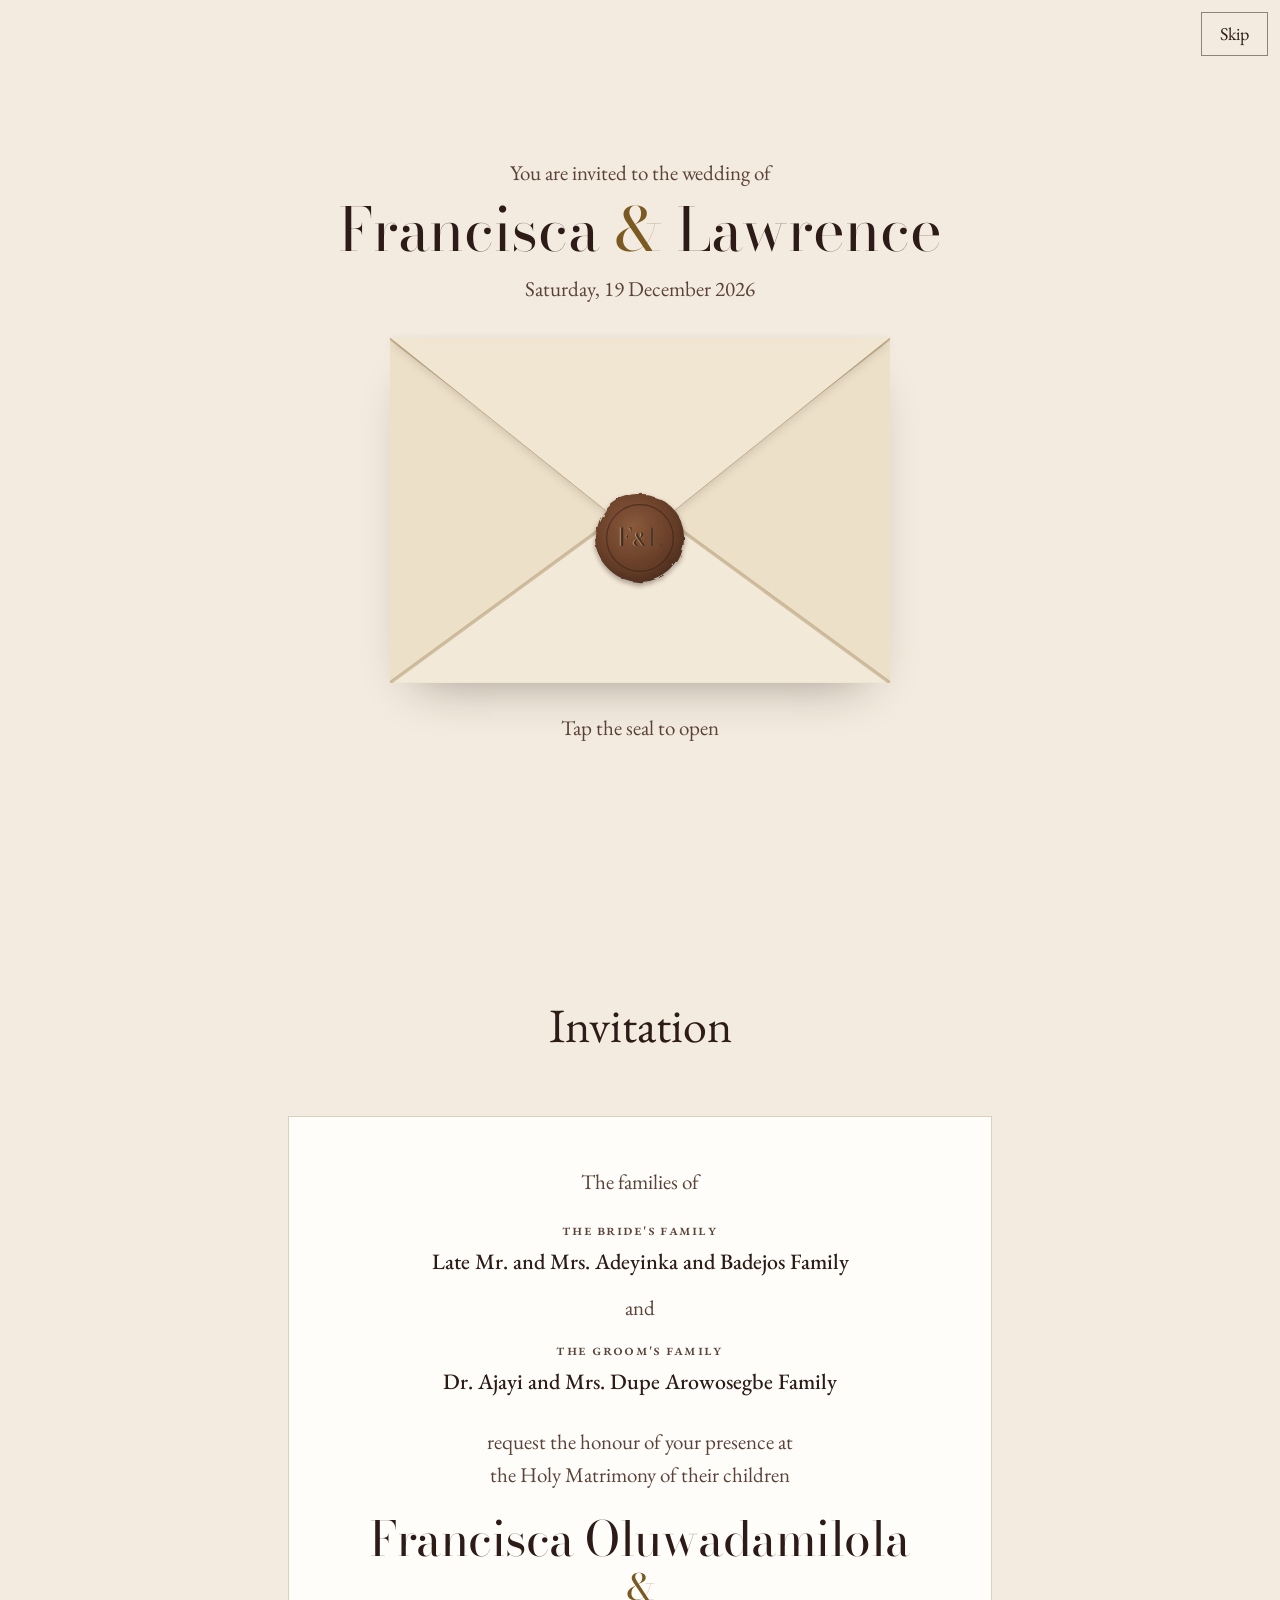
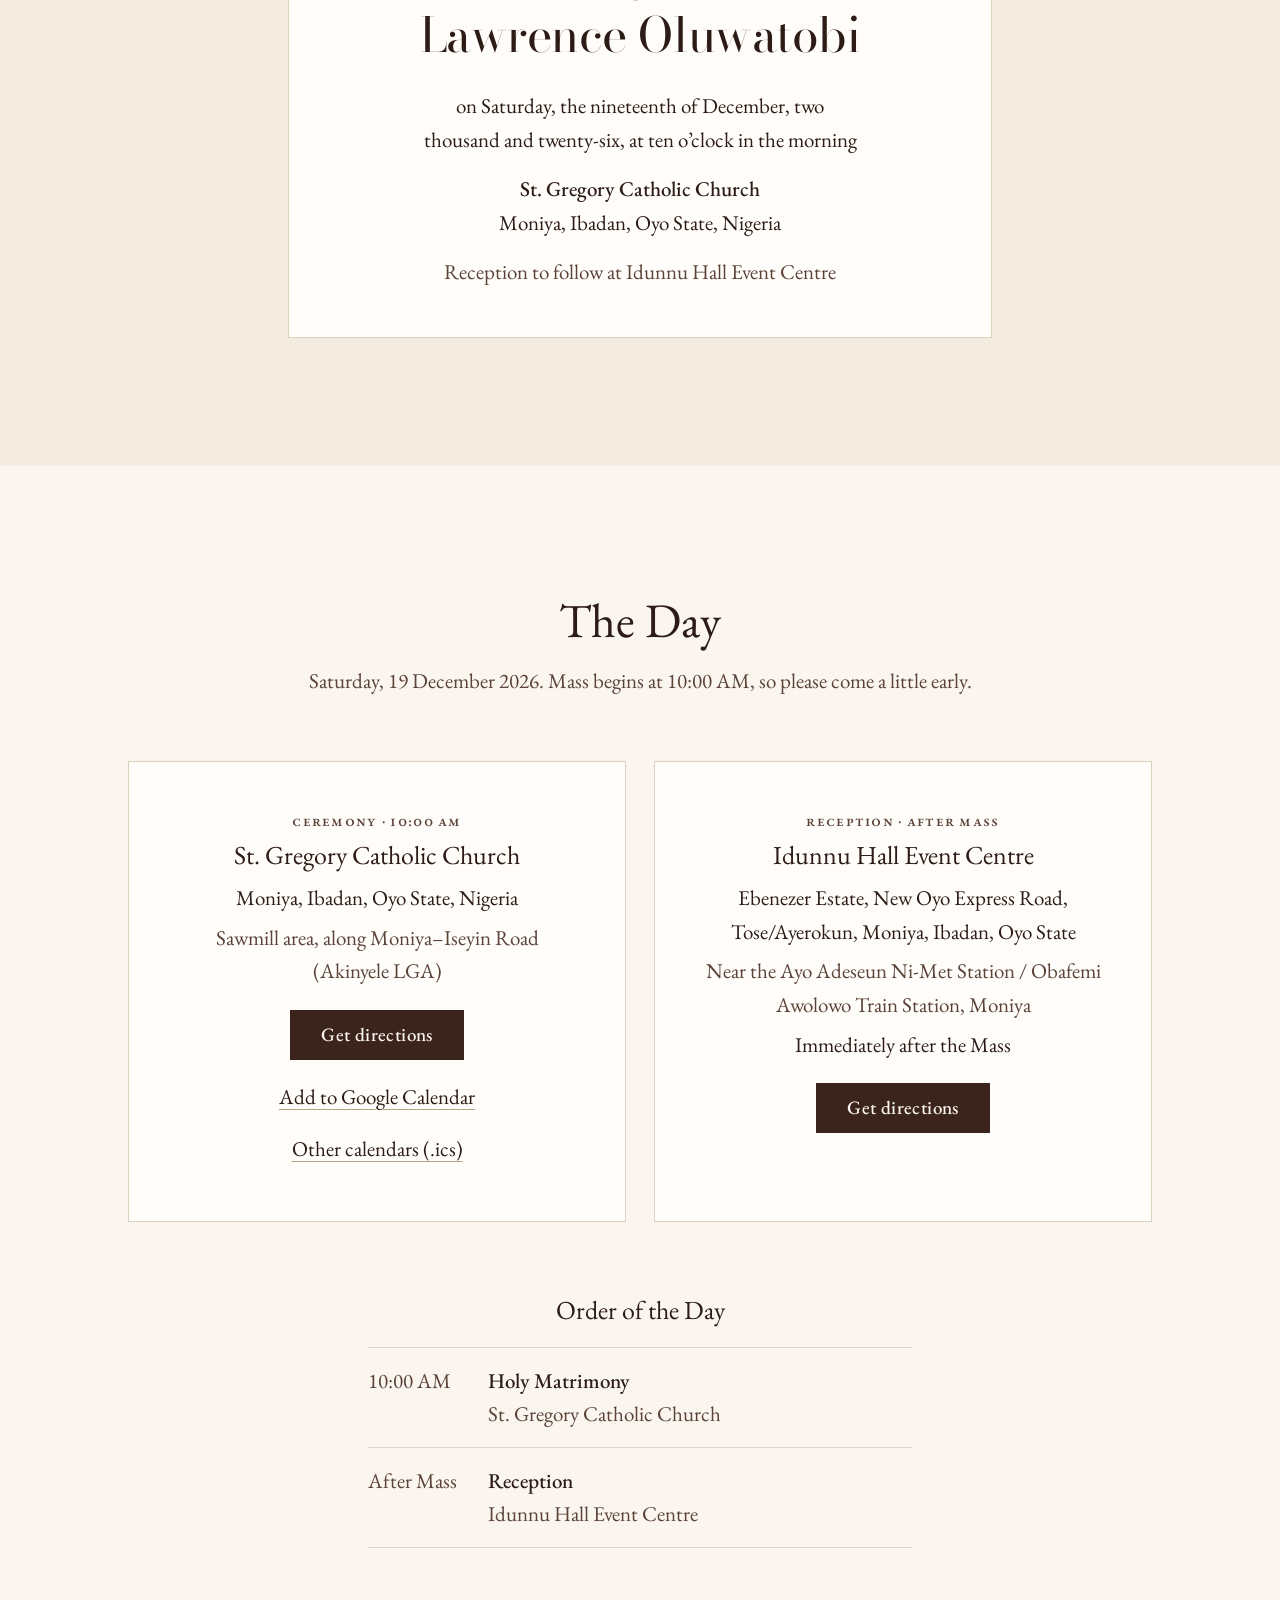
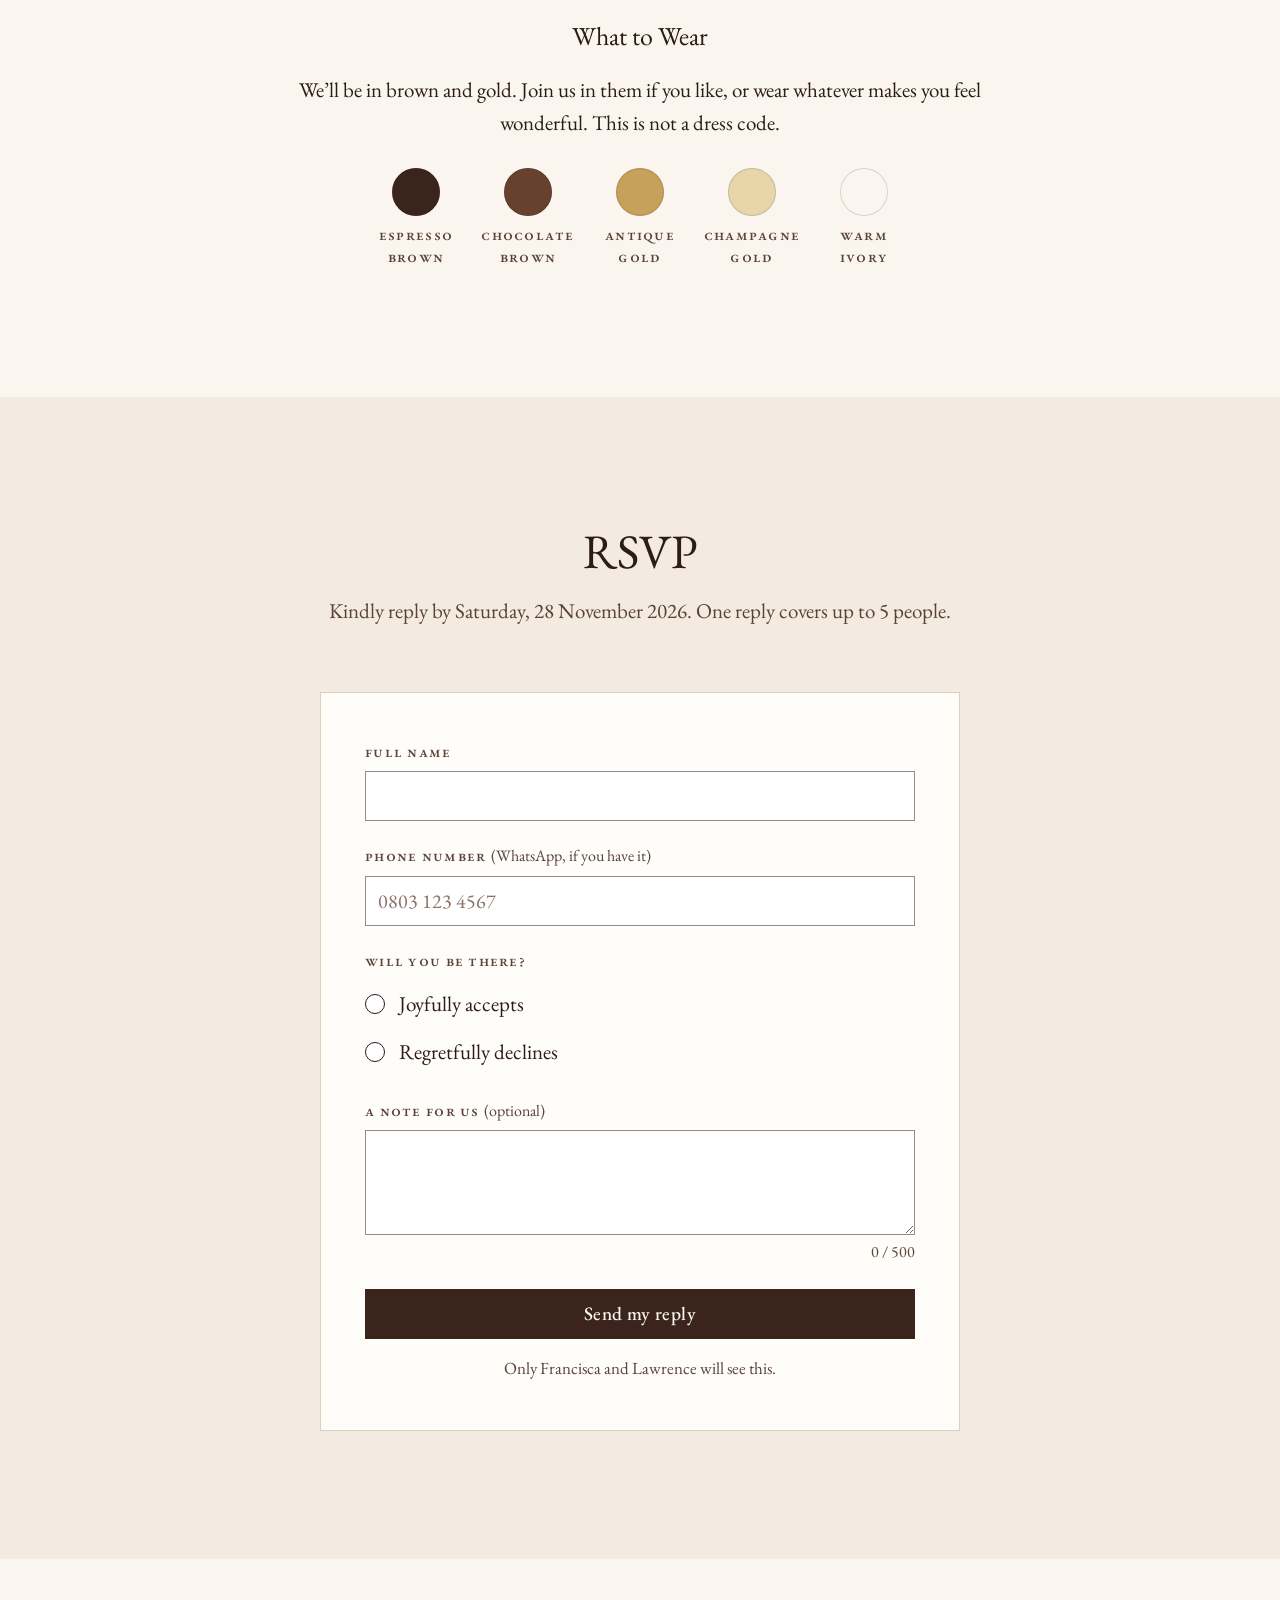
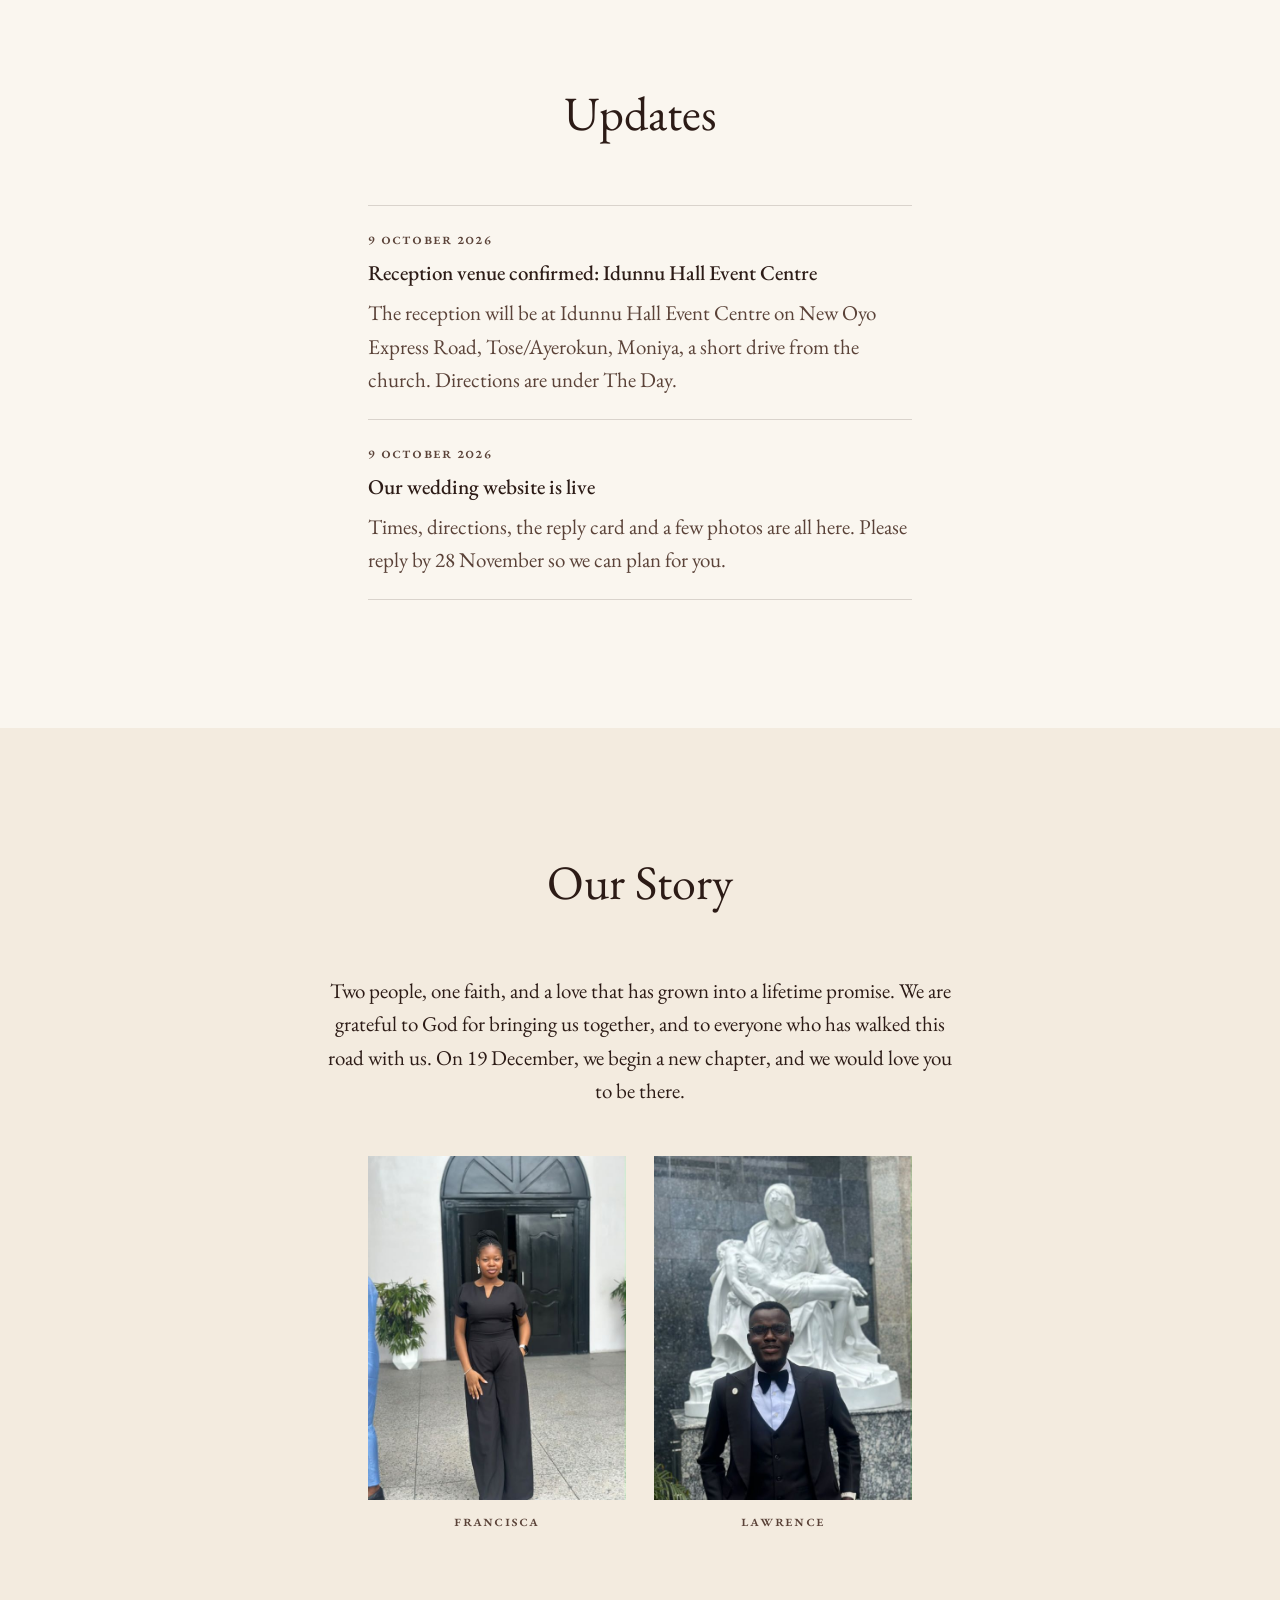
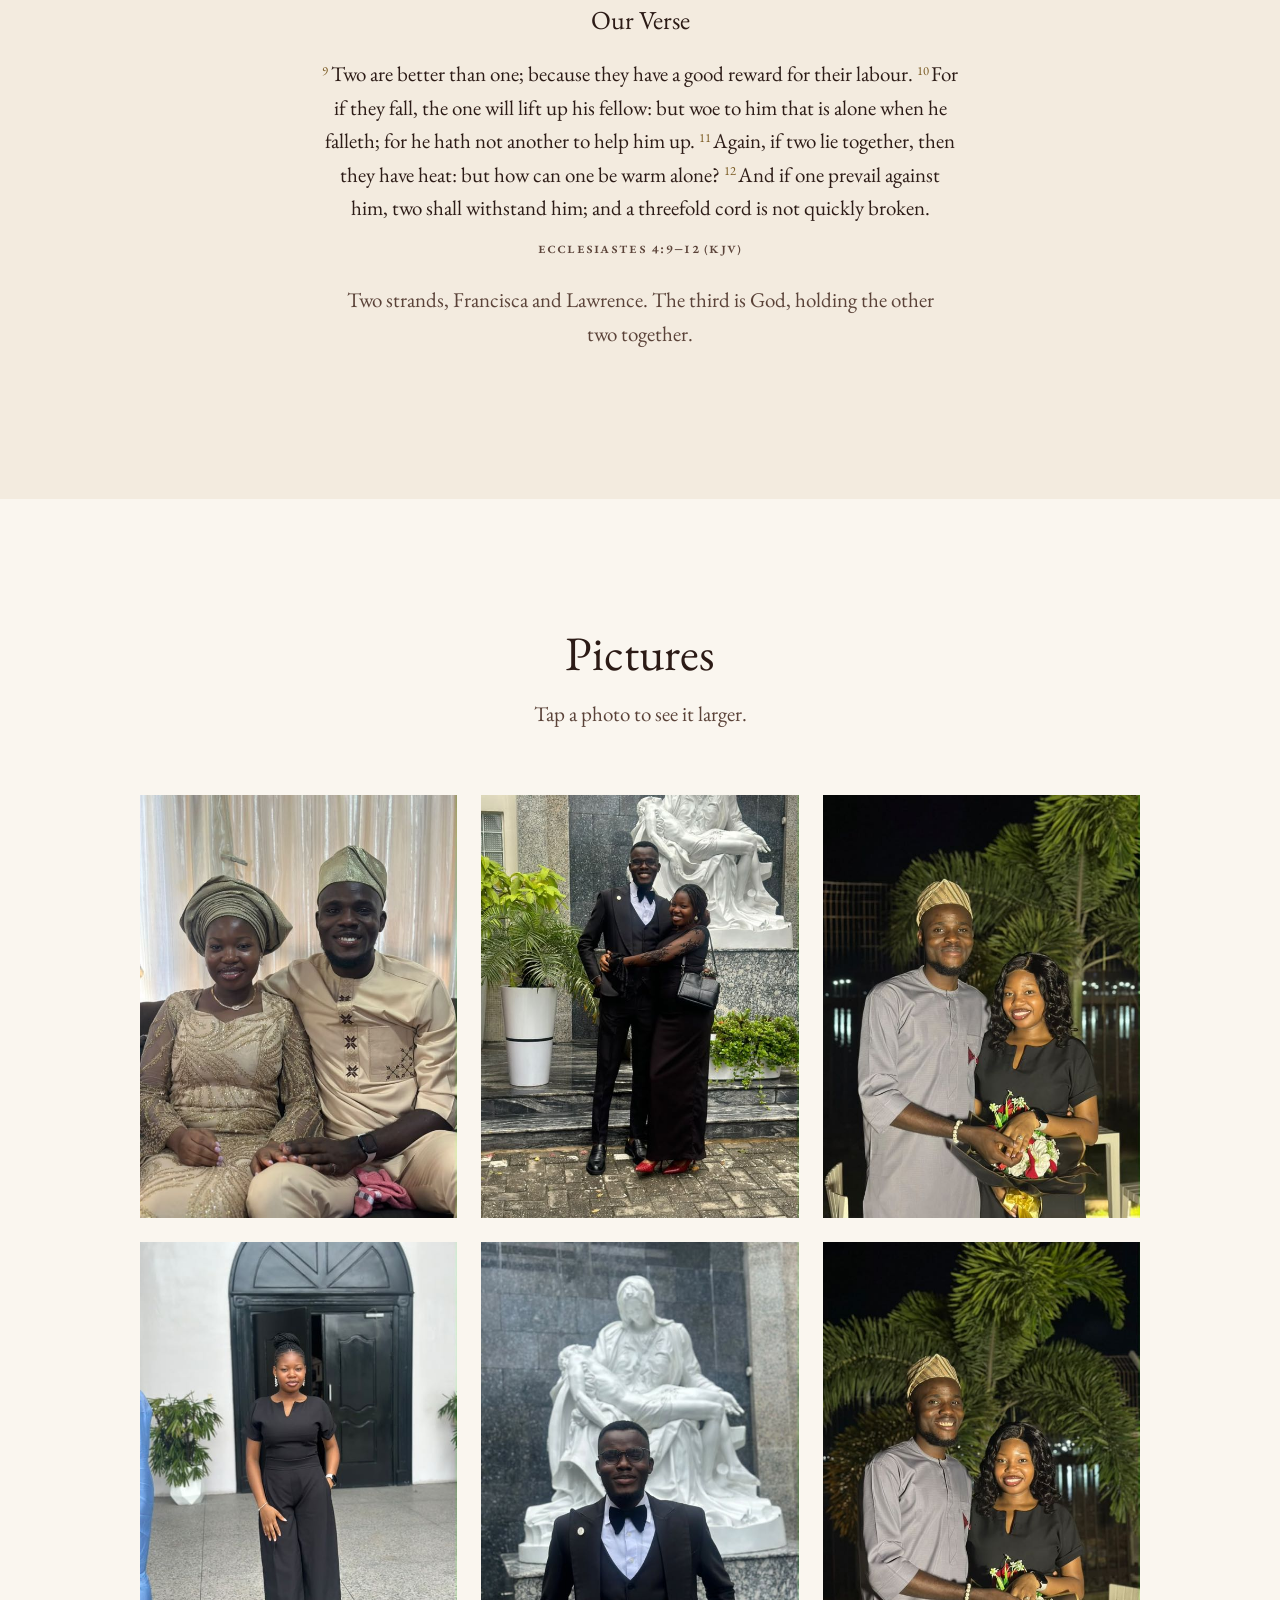
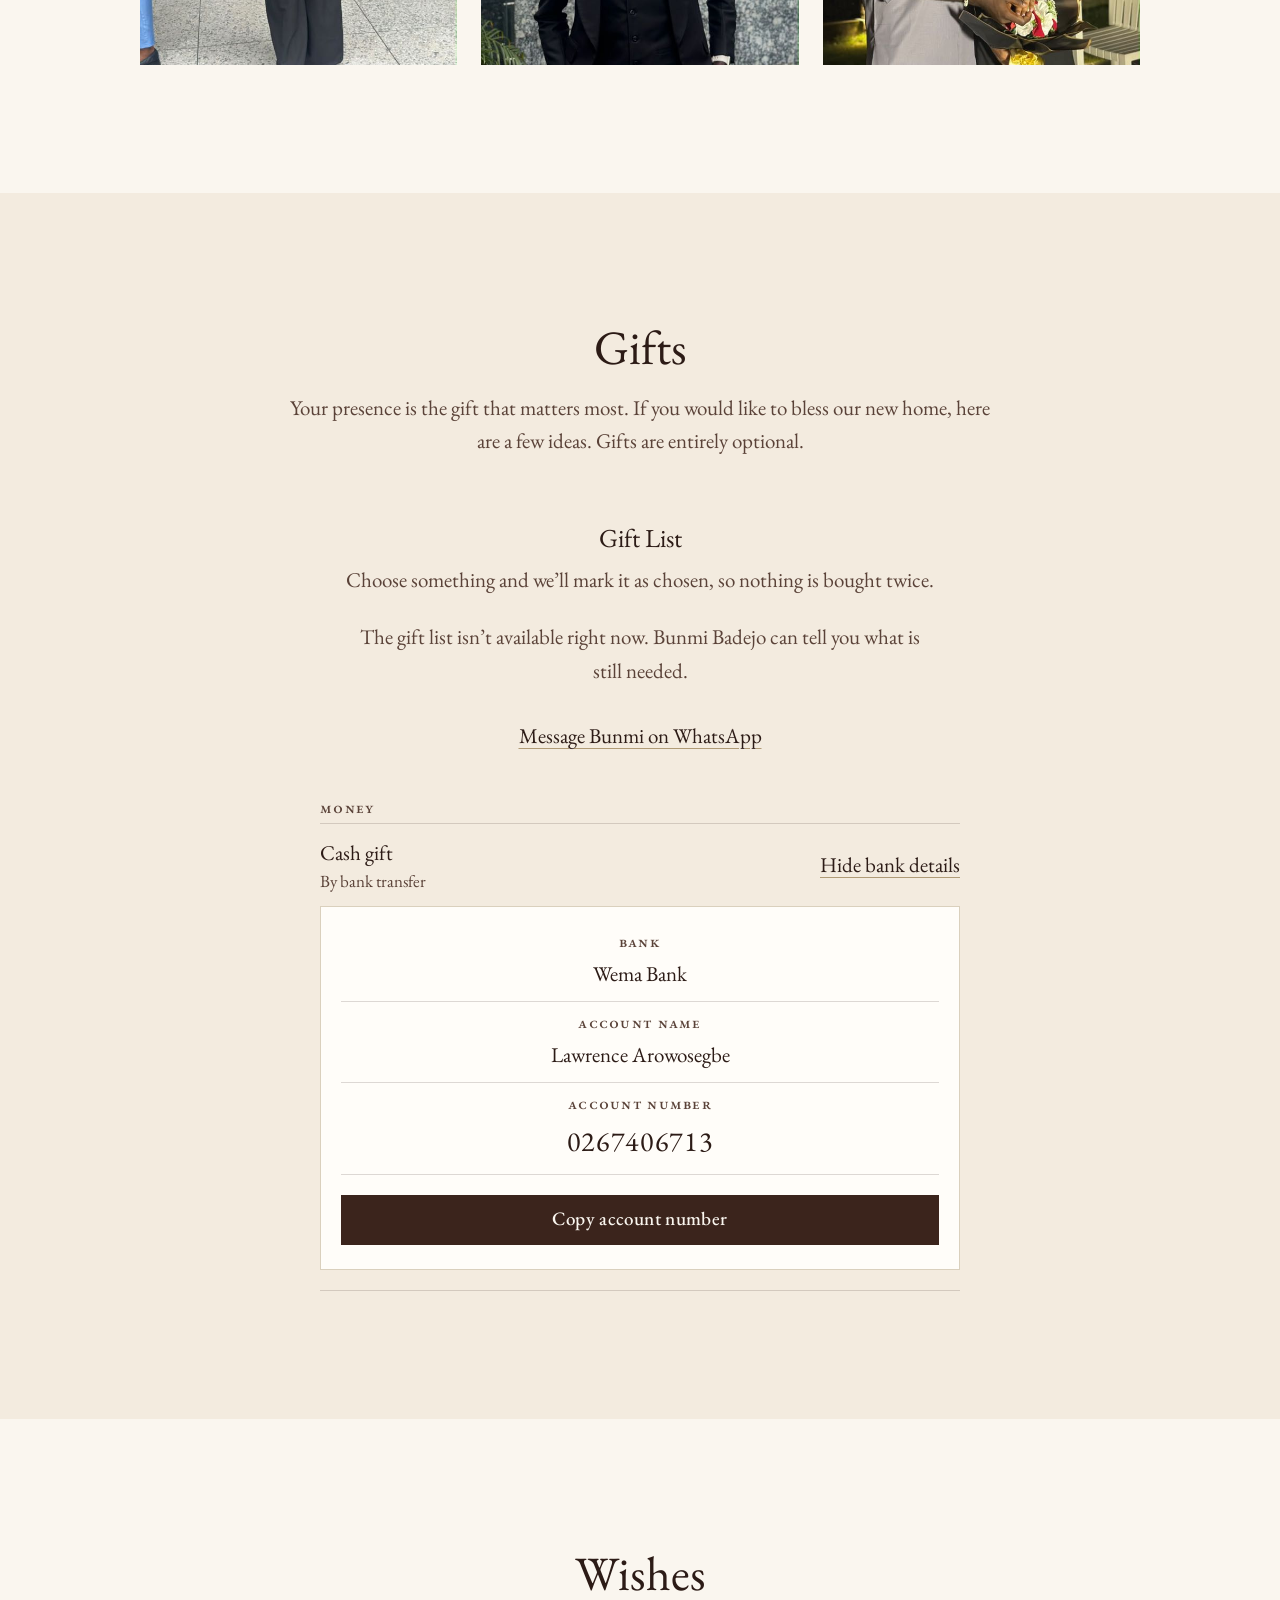
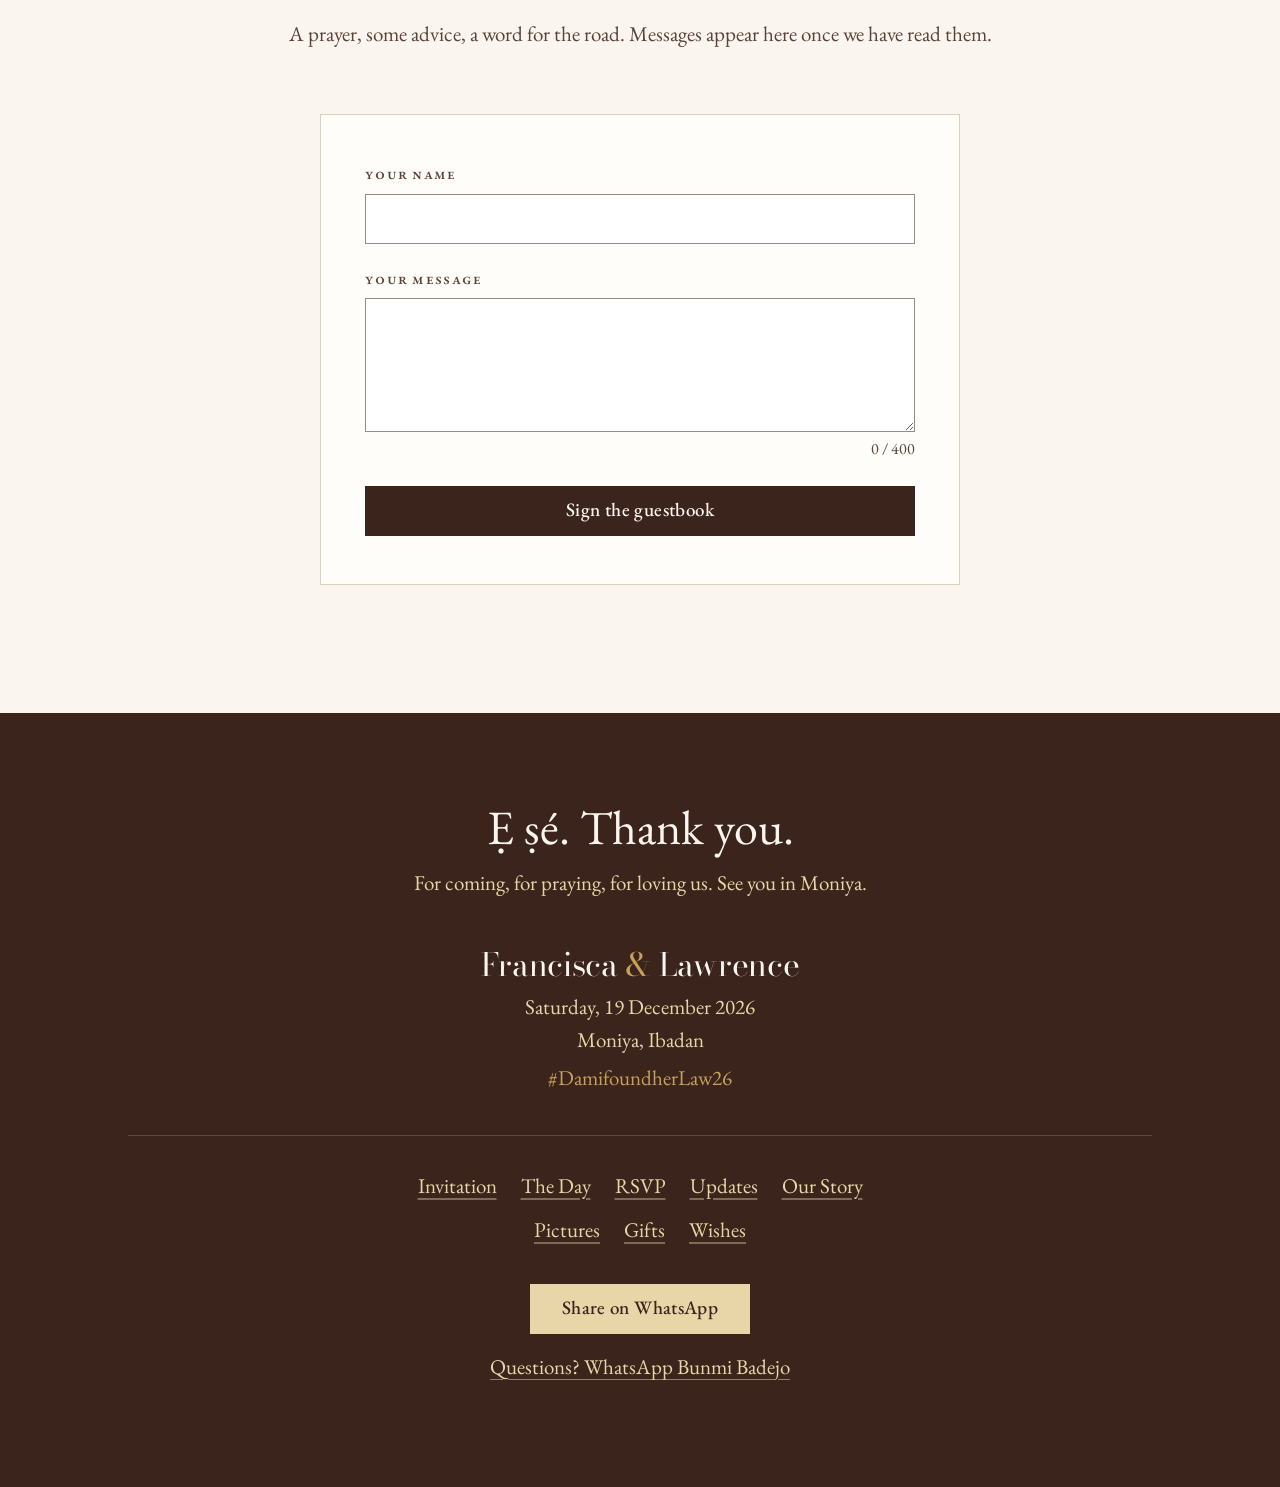
<file: site-v2/index.html>
<!doctype html>
<html lang="en-GB">
<head>
  <meta charset="utf-8">
  <meta name="viewport" content="width=device-width, initial-scale=1, viewport-fit=cover">
  <title>Francisca &amp; Lawrence · 19 December 2026</title>
  <meta name="description" content="Francisca &amp; Lawrence are getting married. Saturday, 19 December 2026, 10:00 AM at St. Gregory Catholic Church, Moniya, Ibadan. Reception at Idunnu Hall Event Centre. Directions, RSVP and gifts.">
  <meta name="theme-color" content="#FAF6EF">
  <meta name="color-scheme" content="light">

  <!-- Social preview (WhatsApp, Facebook, X). If you move to a custom domain,
       replace "https://francisca-and-lawrence.vercel.app" below. -->
  <meta property="og:type" content="website">
  <meta property="og:site_name" content="Francisca &amp; Lawrence">
  <meta property="og:title" content="Francisca &amp; Lawrence · Saturday, 19 December 2026">
  <meta property="og:description" content="St. Gregory Catholic Church, Moniya, Ibadan · 10:00 AM. Kindly reply by 28 November.">
  <meta property="og:url" content="https://francisca-and-lawrence.vercel.app/">
  <meta property="og:image" content="https://francisca-and-lawrence.vercel.app/assets/og-image.jpg">
  <meta property="og:image:width" content="1200">
  <meta property="og:image:height" content="630">
  <meta property="og:image:alt" content="Francisca and Lawrence in black formal wear at church, with their names and wedding date">
  <meta property="og:locale" content="en_GB">
  <meta name="twitter:card" content="summary_large_image">
  <meta name="twitter:title" content="Francisca &amp; Lawrence · Saturday, 19 December 2026">
  <meta name="twitter:description" content="St. Gregory Catholic Church, Moniya, Ibadan · 10:00 AM. Kindly reply by 28 November.">
  <meta name="twitter:image" content="https://francisca-and-lawrence.vercel.app/assets/og-image.jpg">

  <link rel="icon" href="assets/favicon.svg" type="image/svg+xml">
  <link rel="apple-touch-icon" href="assets/og-image.jpg">

  <link rel="preload" href="assets/fonts/eb-garamond-roman.woff2" as="font" type="font/woff2" crossorigin>
  <!-- The gift list is fetched from Apps Script on page open (it redirects to googleusercontent).
       crossorigin matches the credential-less fetch so the warmed connection is reused. -->
  <link rel="preconnect" href="https://script.google.com" crossorigin>
  <link rel="preconnect" href="https://script.googleusercontent.com" crossorigin>
  <link rel="preconnect" href="https://fonts.googleapis.com">
  <link rel="preconnect" href="https://fonts.gstatic.com" crossorigin>
  <link rel="stylesheet" href="https://fonts.googleapis.com/css2?family=Bodoni+Moda:opsz,wght@6..96,400&display=swap">
  <link rel="preload" as="image" href="assets/photos/couple-church.jpg" fetchpriority="high">
  <link rel="stylesheet" href="css/styles.css?v=202610230927">

  <script>
    (function (d) {
      d.classList.add('js');
      // The hero waits for its entrance; released by main.js, or after 4s as a safety net.
      d.classList.add('hero-pending');
      setTimeout(function () { if (!window.__flHero) d.classList.remove('hero-pending'); }, 4000);
      // Cover the page before first paint when the envelope intro will show (same rules as
      // initEnvelope in main.js) so the hero never flashes. Released by main.js, or after 4s.
      // The key must match ENVELOPE_KEY in js/main.js.
      try {
        if (!matchMedia('(prefers-reduced-motion: reduce)').matches && !(location.hash.length > 1) &&
            !sessionStorage.getItem('fl-v2b-envelope-opened')) {
          d.classList.add('env-pending');
          setTimeout(function () { d.classList.remove('env-pending'); }, 4000);
        }
      } catch (e) { /* storage blocked: let main.js decide */ }
    })(document.documentElement);
  </script>
  <script src="config.js?v=202610230927" defer></script>
  <script src="js/main.js?v=202610230927" defer></script>
</head>
<body>
  <svg class="sprite" aria-hidden="true" focusable="false" xmlns="http://www.w3.org/2000/svg">
    <symbol id="i-close" viewBox="0 0 24 24"><path d="M5 5l14 14M19 5 5 19" fill="none" stroke="currentColor" stroke-width="1.4"/></symbol>
    <symbol id="i-prev" viewBox="0 0 24 24"><path d="M20 12H4m6-6-6 6 6 6" fill="none" stroke="currentColor" stroke-width="1.4"/></symbol>
    <symbol id="i-next" viewBox="0 0 24 24"><path d="M4 12h16m-6-6 6 6-6 6" fill="none" stroke="currentColor" stroke-width="1.4"/></symbol>
  </svg>

  <a class="skip-link" href="#main">Skip to main content</a>

  <!-- ===================== HEADER ===================== -->
  <header class="masthead" data-header>
    <div class="masthead__inner">
      <a class="monogram" href="#home" aria-label="Francisca and Lawrence, back to top">F<span>&amp;</span>L</a>
      <nav class="nav" aria-label="Main">
        <ul data-nav-list>
          <li><a href="#invitation">Invitation</a></li>
          <li><a href="#details">The Day</a></li>
          <li><a class="nav__rsvp" href="#rsvp">RSVP</a></li>
          <li><a href="#updates">Updates</a></li>
          <li><a href="#story">Our Story</a></li>
          <li><a href="#gallery">Pictures</a></li>
          <li><a href="#gifts">Gifts</a></li>
          <li><a href="#guestbook">Wishes</a></li>
        </ul>
      </nav>
      <button class="menu-toggle" type="button" aria-expanded="false" aria-controls="mobile-menu" data-menu-toggle>
        <span class="menu-toggle__label">Menu</span>
      </button>
    </div>
  </header>

  <div class="menu" id="mobile-menu" data-mobile-menu aria-hidden="true">
    <nav aria-label="Sections">
      <ul class="menu__list">
        <li><a href="#invitation">Invitation</a></li>
        <li><a href="#details">The Day</a></li>
        <li><a href="#rsvp">RSVP</a></li>
        <li><a href="#updates">Updates</a></li>
        <li><a href="#story">Our Story</a></li>
        <li><a href="#gallery">Pictures</a></li>
        <li><a href="#gifts">Gifts</a></li>
        <li><a href="#guestbook">Wishes</a></li>
      </ul>
    </nav>
    <p class="menu__foot">Saturday, 19 December 2026 · 10:00 AM<br>St. Gregory Catholic Church, Moniya, Ibadan</p>
  </div>

  <main id="main">

    <!-- ===================== HERO ===================== -->
    <section class="hero" id="home" aria-labelledby="hero-title">
      <div class="wrap hero__grid">
        <figure class="hero__photo">
          <div class="arch">
            <img src="assets/photos/couple-church.jpg" width="810" height="1080"
                 alt="Francisca and Lawrence in black formal wear, embracing and smiling in front of a white Pietà statue at church"
                 fetchpriority="high" decoding="async">
          </div>
        </figure>

        <div class="hero__text">
          <h1 class="display hero__names" id="hero-title">
            <span data-config="couple.brideFirst">Francisca</span>
            <span><span class="amp" aria-label="and">&amp;</span> <span data-config="couple.groomFirst">Lawrence</span></span>
          </h1>
          <p class="hero__date" data-config="wedding.dateLabel">Saturday, 19 December 2026</p>
          <p class="hero__place"><span data-config="church.name">St. Gregory Catholic Church</span><br><span data-config="church.shortAddress">Moniya, Ibadan</span> · <span class="nowrap">10:00 AM</span></p>
          <div class="actions">
            <a class="btn" href="#rsvp">RSVP</a>
            <a class="link" href="#details">Times &amp; directions</a>
          </div>

          <div class="countdown" data-countdown hidden>
            <div class="countdown__grid" role="timer" aria-live="off" data-cd-grid>
              <p><span data-cd="days">00</span><small class="label">Days</small></p>
              <p><span data-cd="hours">00</span><small class="label">Hours</small></p>
              <p><span data-cd="mins">00</span><small class="label">Minutes</small></p>
              <p><span data-cd="secs">00</span><small class="label">Seconds</small></p>
            </div>
            <p class="countdown__done" data-cd-done hidden></p>
          </div>
        </div>
      </div>
    </section>

    <!-- ===================== INVITATION ===================== -->
    <section class="section section--tint" id="invitation" aria-labelledby="invitation-title">
      <div class="wrap">
        <header class="section__head">
          <h2 class="h2" id="invitation-title">Invitation</h2>
        </header>
        <article class="card invite">
          <p class="invite__lead">The families of</p>
          <p class="invite__family"><span class="label" data-config="families.bride.label">The Bride's Family</span><strong data-config="families.bride.name">Late Mr. and Mrs. Adeyinka and Badejos Family</strong></p>
          <p class="invite__and">and</p>
          <p class="invite__family"><span class="label" data-config="families.groom.label">The Groom's Family</span><strong data-config="families.groom.name">Dr. Ajayi and Mrs. Dupe Arowosegbe Family</strong></p>
          <p class="invite__request">request the honour of your presence at the Holy&nbsp;Matrimony of their&nbsp;children</p>
          <p class="display invite__couple">
            <span data-config="couple.brideFull">Francisca Oluwadamilola</span>
            <span class="amp" aria-label="and">&amp;</span>
            <span data-config="couple.groomFull">Lawrence Oluwatobi</span>
          </p>
          <p class="invite__when">on Saturday, the nineteenth of December, two thousand and <span class="nowrap">twenty-six</span>, at ten o’clock in the morning</p>
          <p class="invite__where"><strong data-config="church.name">St. Gregory Catholic Church</strong><br><span data-config="church.address">Moniya, Ibadan, Oyo State, Nigeria</span></p>
          <p class="invite__reception" data-invite-reception>Reception to follow at Idunnu Hall Event Centre</p>
        </article>
      </div>
    </section>

    <!-- ===================== THE DAY ===================== -->
    <section class="section" id="details" aria-labelledby="details-title">
      <div class="wrap">
        <header class="section__head">
          <h2 class="h2" id="details-title">The Day</h2>
          <p class="lead"><span data-config="wedding.dateLabel">Saturday, 19 December 2026</span>. Mass begins at 10:00 AM, so please come a little early.</p>
        </header>

        <div class="venues">
          <article class="card venue" aria-labelledby="church-title">
            <p class="label">Ceremony · <span class="lnum">10:00 AM</span></p>
            <h3 class="h3" id="church-title" data-config="church.name">St. Gregory Catholic Church</h3>
            <p data-config="church.address">Moniya, Ibadan, Oyo State, Nigeria</p>
            <p class="muted" data-church-note data-config="church.directionsNote">Sawmill area, along Moniya–Iseyin Road (Akinyele LGA)</p>
            <div class="venue__actions">
              <a class="btn" data-church-directions target="_blank" rel="noopener"
                 href="https://www.google.com/maps/search/?api=1&amp;query=St+Gregory+Catholic+Church%2C+Moniya%2C+Ibadan%2C+Oyo+State%2C+Nigeria">Get directions</a>
              <a class="link" data-gcal target="_blank" rel="noopener"
                 href="https://calendar.google.com/calendar/render?action=TEMPLATE&amp;text=Wedding%20of%20Francisca%20%26%20Lawrence&amp;dates=20261219T090000Z%2F20261219T120000Z&amp;location=St.%20Gregory%20Catholic%20Church%2C%20Moniya%2C%20Ibadan%2C%20Oyo%20State%2C%20Nigeria&amp;ctz=Africa%2FLagos">Add to Google Calendar</a>
              <a class="link" href="wedding.ics" download="Francisca-and-Lawrence-Wedding.ics">Other calendars (.ics)</a>
            </div>
          </article>

          <article class="card venue" aria-labelledby="reception-title" data-reception>
            <p class="label" data-reception-label>Reception · After Mass</p>
            <div data-reception-body>
              <h3 class="h3" id="reception-title">Idunnu Hall Event Centre</h3>
              <p>Ebenezer Estate, New Oyo Express Road, Tose/Ayerokun, Moniya, Ibadan, Oyo State</p>
              <p class="muted">Near the Ayo Adeseun Ni-Met Station / Obafemi Awolowo Train Station, Moniya</p>
              <p>Immediately after the Mass</p>
              <div class="venue__actions">
                <a class="btn" target="_blank" rel="noopener" href="https://www.google.com/maps/search/?api=1&amp;query=Idunnu+Hall%2C+Ebenezer+Estate%2C+New+Oyo+Express+Road%2C+Tose%2FAyerokun%2C+Moniya%2C+Ibadan">Get directions</a>
              </div>
            </div>
          </article>
        </div>

        <div class="block">
          <h3 class="h3">Order of the Day</h3>
          <ol class="rows" data-timeline>
            <li><span class="rows__time">10:00 AM</span><span><strong>Holy Matrimony</strong><span class="muted">St. Gregory Catholic Church</span></span></li>
            <li><span class="rows__time">After Mass</span><span><strong>Reception</strong><span class="muted">Idunnu Hall Event Centre</span></span></li>
          </ol>
        </div>

        <div class="block" id="colours">
          <h3 class="h3">What to Wear</h3>
          <p>We’ll be in brown and gold. Join us in them if you like, or wear whatever makes you feel wonderful. This is not a dress code.</p>
          <ul class="swatches" data-swatches aria-label="Our wedding colours"></ul>
        </div>
      </div>
    </section>

    <!-- ===================== RSVP ===================== -->
    <section class="section section--tint" id="rsvp" aria-labelledby="rsvp-title">
      <div class="wrap">
        <header class="section__head">
          <h2 class="h2" id="rsvp-title">RSVP</h2>
          <p class="lead">Kindly reply by <span class="nowrap" data-config="rsvp.deadline">Saturday, 28 November 2026</span>. One reply covers up to <span data-config="rsvp.maxGuests">5</span> people.</p>
        </header>

        <div class="card form-card" data-rsvp-card>
          <div class="notice" data-rsvp-previous hidden></div>
          <noscript><div class="notice"><p>The reply form needs JavaScript. Please turn it on, or send your RSVP to the couple on WhatsApp.</p></div></noscript>

          <form class="form" data-rsvp-form novalidate>
            <div class="field">
              <label for="rsvp-name">Full name</label>
              <input id="rsvp-name" name="name" type="text" autocomplete="name" maxlength="80" required aria-describedby="rsvp-name-error">
              <p class="field__error" id="rsvp-name-error" aria-live="polite"></p>
            </div>

            <div class="field">
              <label for="rsvp-phone">Phone number <span class="field__hint">(WhatsApp, if you have it)</span></label>
              <input id="rsvp-phone" name="phone" type="tel" inputmode="tel" autocomplete="tel" maxlength="20" placeholder="0803 123 4567" required aria-describedby="rsvp-phone-error">
              <p class="field__error" id="rsvp-phone-error" aria-live="polite"></p>
            </div>

            <fieldset class="field">
              <legend>Will you be there?</legend>
              <div class="options">
                <label class="option"><input type="radio" name="attendance" value="accept" required aria-describedby="rsvp-attendance-error"><span>Joyfully accepts</span></label>
                <label class="option"><input type="radio" name="attendance" value="decline"><span>Regretfully declines</span></label>
              </div>
              <p class="field__error" id="rsvp-attendance-error" aria-live="polite"></p>
            </fieldset>

            <div class="form" data-accept-only hidden>
              <div class="field">
                <label for="rsvp-guests" id="rsvp-guests-label">How many of you, including you?</label>
                <div class="stepper" data-stepper>
                  <button type="button" class="stepper__btn" data-step="-1" aria-label="One fewer guest" aria-controls="rsvp-guests">&minus;</button>
                  <input id="rsvp-guests" name="guests" type="number" inputmode="numeric" min="1" max="5" value="1" aria-describedby="rsvp-guests-hint">
                  <button type="button" class="stepper__btn" data-step="1" aria-label="One more guest" aria-controls="rsvp-guests">+</button>
                </div>
                <p class="field__hint field__hint--block" id="rsvp-guests-hint">Up to <span data-config="rsvp.maxGuests">5</span> people per reply.</p>
              </div>

              <fieldset class="field">
                <legend>Which part will you attend?</legend>
                <div class="options" data-event-options>
                  <label class="option"><input type="radio" name="event" value="Church Ceremony &amp; Reception" checked><span>Church Ceremony &amp; Reception</span></label>
                  <label class="option"><input type="radio" name="event" value="Church Ceremony only"><span>Church Ceremony only</span></label>
                  <label class="option"><input type="radio" name="event" value="Reception only"><span>Reception only</span></label>
                </div>
              </fieldset>
            </div>

            <div class="field">
              <label for="rsvp-message">A note for us <span class="field__hint">(optional)</span></label>
              <textarea id="rsvp-message" name="message" rows="3" maxlength="500" data-counter="rsvp-message-count"></textarea>
              <p class="field__count" id="rsvp-message-count" aria-live="off">0 / 500</p>
            </div>

            <div class="hp" aria-hidden="true">
              <label for="rsvp-website">Website</label>
              <input id="rsvp-website" name="website" type="text" tabindex="-1" autocomplete="off">
            </div>

            <div class="form__status" data-rsvp-status role="status" aria-live="polite"></div>

            <button class="btn btn--block" type="submit" data-rsvp-submit><span class="btn__label">Send my reply</span></button>
            <p class="form__fine">Only Francisca and Lawrence will see this.</p>
          </form>

          <div class="confirmation" data-rsvp-confirmation hidden tabindex="-1"></div>
        </div>
      </div>
    </section>

    <!-- ===================== UPDATES ===================== -->
    <section class="section" id="updates" aria-labelledby="updates-title">
      <div class="wrap">
        <header class="section__head">
          <h2 class="h2" id="updates-title">Updates</h2>
        </header>
        <ol class="rows rows--stack narrow" data-updates></ol>
      </div>
    </section>

    <!-- ===================== OUR STORY ===================== -->
    <section class="section section--tint" id="story" aria-labelledby="story-title">
      <div class="wrap">
        <header class="section__head">
          <h2 class="h2" id="story-title" data-config="story.title">Our Story</h2>
        </header>
        <div class="prose narrow" data-story>
          <p>Two people, one faith, and a love that has grown into a lifetime promise. We are grateful to God for bringing us together, and to everyone who has walked this road with us. On 19 December, we begin a new chapter, and we would love you to be there.</p>
        </div>
        <div class="portraits">
          <figure>
            <img src="assets/photos/thumbs/francisca.jpg" width="600" height="800" loading="lazy" decoding="async"
                 alt="Francisca in an elegant black jumpsuit before the arched doors of a church">
            <figcaption class="label" data-config="couple.brideFirst">Francisca</figcaption>
          </figure>
          <figure>
            <img src="assets/photos/thumbs/lawrence.jpg" width="600" height="800" loading="lazy" decoding="async"
                 alt="Lawrence in a black tuxedo and bow tie before a white Pietà statue">
            <figcaption class="label" data-config="couple.groomFirst">Lawrence</figcaption>
          </figure>
        </div>

        <div class="block verse narrow">
          <h3 class="h3">Our Verse</h3>
          <blockquote cite="https://www.kingjamesbibleonline.org/Ecclesiastes-Chapter-4/">
            <p><sup>9</sup>Two are better than one; because they have a good reward for their labour. <sup>10</sup>For if they fall, the one will lift up his fellow: but woe to him that is alone when he falleth; for he hath not another to help him up. <sup>11</sup>Again, if two lie together, then they have heat: but how can one be warm alone? <sup>12</sup>And if one prevail against him, two shall withstand him; and a threefold cord is not quickly broken.</p>
            <footer class="label"><cite>Ecclesiastes 4:9–12 (KJV)</cite></footer>
          </blockquote>
          <p class="muted">Two strands, Francisca and Lawrence. The third is God, holding the other two together.</p>
        </div>
      </div>
    </section>

    <!-- ===================== PICTURES ===================== -->
    <section class="section" id="gallery" aria-labelledby="gallery-title">
      <div class="wrap">
        <header class="section__head">
          <h2 class="h2" id="gallery-title">Pictures</h2>
          <p class="lead">Tap a photo to see it larger.</p>
        </header>
        <ul class="gallery" data-gallery></ul>
      </div>
    </section>

    <!-- ===================== GIFTS ===================== -->
    <section class="section section--tint" id="gifts" aria-labelledby="gifts-title">
      <div class="wrap">
        <header class="section__head">
          <h2 class="h2" id="gifts-title">Gifts</h2>
          <p class="lead">Your presence is the gift that matters most. If you would like to bless our new home, here are a few ideas. Gifts are entirely optional.</p>
        </header>

        <div class="registry narrow" data-registry>
          <h3 class="h3" id="registry-title" tabindex="-1" data-config="registry.title">Gift List</h3>
          <p class="muted" data-config="registry.intro">Choose something and we’ll mark it as chosen, so nothing is bought twice.</p>
          <div class="registry__status" data-registry-status role="status" aria-live="polite"></div>
          <div class="registry__list" data-registry-list>
            <!-- Shown as-is without JavaScript, or if the list can't load. main.js moves the
                 bank details into the "Cash gift" row of the live list. -->
            <div class="registry__group">
              <h4 class="label">Money</h4>
              <ul class="registry__items">
                <li class="item item--cash">
                  <div><p class="item__name">Cash gift</p><p class="item__note">By bank transfer</p></div>
                  <div class="item__more" data-bank-slot>
                    <div class="bank card" id="bank" data-bank>
                      <dl class="bank__rows">
                        <div><dt class="label">Bank</dt><dd data-config="gifts.bank.bankName">Wema Bank</dd></div>
                        <div><dt class="label">Account name</dt><dd data-config="gifts.bank.accountName">Lawrence Arowosegbe</dd></div>
                        <div><dt class="label">Account number</dt><dd class="bank__number" data-config="gifts.bank.accountNumber" data-account-number>0267406713</dd></div>
                      </dl>
                      <button class="btn btn--block" type="button" data-copy-account>Copy account number</button>
                      <a class="link" data-paystack hidden target="_blank" rel="noopener" href="#">Give online with Paystack</a>
                    </div>
                  </div>
                </li>
              </ul>
            </div>
          </div>
        </div>
      </div>
    </section>

    <!-- ===================== WISHES ===================== -->
    <section class="section" id="guestbook" aria-labelledby="guestbook-title">
      <div class="wrap">
        <header class="section__head">
          <h2 class="h2" id="guestbook-title">Wishes</h2>
          <p class="lead">A prayer, some advice, a word for the road. Messages appear here once we have read them.</p>
        </header>
        <div class="card form-card">
          <form class="form" data-guestbook-form novalidate>
            <div class="field">
              <label for="gb-name">Your name</label>
              <input id="gb-name" name="name" type="text" autocomplete="name" maxlength="80" required aria-describedby="gb-name-error">
              <p class="field__error" id="gb-name-error" aria-live="polite"></p>
            </div>
            <div class="field">
              <label for="gb-message">Your message</label>
              <textarea id="gb-message" name="message" rows="4" maxlength="400" required aria-describedby="gb-message-error" data-counter="gb-message-count"></textarea>
              <p class="field__count" id="gb-message-count" aria-live="off">0 / 400</p>
              <p class="field__error" id="gb-message-error" aria-live="polite"></p>
            </div>
            <div class="hp" aria-hidden="true">
              <label for="gb-website">Website</label>
              <input id="gb-website" name="website" type="text" tabindex="-1" autocomplete="off">
            </div>
            <div class="form__status" data-guestbook-status role="status" aria-live="polite"></div>
            <button class="btn btn--block" type="submit" data-guestbook-submit><span class="btn__label">Sign the guestbook</span></button>
          </form>
        </div>
        <div class="block narrow" data-wishes hidden>
          <h3 class="h3">From Our People</h3>
          <ul class="rows rows--stack" data-wishes-list></ul>
        </div>
      </div>
    </section>
  </main>

  <!-- ===================== FOOTER ===================== -->
  <footer class="footer">
    <div class="wrap footer__inner">
      <p class="footer__thanks"><span lang="yo" data-config="closing.thanks">Ẹ ṣé</span>. Thank you.</p>
      <p class="footer__note" data-config="closing.note">For coming, for praying, for loving us. See you in Moniya.</p>
      <p class="display footer__names"><span data-config="couple.brideFirst">Francisca</span> <span class="amp">&amp;</span> <span data-config="couple.groomFirst">Lawrence</span></p>
      <p>Saturday, 19 December 2026<br>Moniya, Ibadan</p>
      <p class="footer__tag" data-config="couple.hashtag">#DamifoundherLaw26</p>
      <nav class="footer__nav" aria-label="Footer">
        <ul>
          <li><a href="#invitation">Invitation</a></li>
          <li><a href="#details">The Day</a></li>
          <li><a href="#rsvp">RSVP</a></li>
          <li><a href="#updates">Updates</a></li>
          <li><a href="#story">Our Story</a></li>
          <li><a href="#gallery">Pictures</a></li>
          <li><a href="#gifts">Gifts</a></li>
          <li><a href="#guestbook">Wishes</a></li>
        </ul>
      </nav>
      <div class="footer__actions">
        <a class="btn btn--light" data-share-whatsapp target="_blank" rel="noopener"
           href="https://wa.me/?text=Francisca%20%26%20Lawrence%20are%20getting%20married%3A%20Saturday%2C%2019%20December%202026%2C%20St.%20Gregory%20Catholic%20Church%2C%20Moniya%2C%20Ibadan.">Share on WhatsApp</a>
        <a class="link link--light" data-help-whatsapp hidden target="_blank" rel="noopener" href="#"><span>Questions? WhatsApp <span data-config="contact.whatsappName">Bunmi Badejo</span></span></a>
      </div>
    </div>
  </footer>

  <a class="btn sticky-rsvp" href="#rsvp" data-rsvp-pill>RSVP</a>
  <div class="toast" data-toast role="status" aria-live="polite"></div>

  <div class="lightbox" data-lightbox role="dialog" aria-modal="true" aria-label="Photo viewer" hidden>
    <div class="lightbox__backdrop" data-lb-close></div>
    <figure class="lightbox__figure">
      <img data-lb-img alt="">
      <figcaption class="lightbox__caption"><span data-lb-count></span> <span data-lb-caption></span></figcaption>
    </figure>
    <button class="icon-btn lightbox__btn--close" type="button" data-lb-close aria-label="Close photo viewer"><svg aria-hidden="true"><use href="#i-close"/></svg></button>
    <button class="icon-btn lightbox__btn--prev" type="button" data-lb-prev aria-label="Previous photo"><svg aria-hidden="true"><use href="#i-prev"/></svg></button>
    <button class="icon-btn lightbox__btn--next" type="button" data-lb-next aria-label="Next photo"><svg aria-hidden="true"><use href="#i-next"/></svg></button>
  </div>

  <!-- Gift pledge dialog (filled by main.js; all sheet text is set with textContent) -->
  <div class="modal" data-pledge role="dialog" aria-modal="true" aria-labelledby="pledge-title" hidden>
    <div class="modal__backdrop" data-pledge-close></div>
    <div class="modal__panel card">
      <button class="icon-btn modal__close" type="button" data-pledge-close aria-label="Close"><svg aria-hidden="true"><use href="#i-close"/></svg></button>
      <p class="label">You’re giving</p>
      <h2 class="h3" id="pledge-title" data-pledge-item>Gift</h2>
      <div data-pledge-body>
        <p class="muted" data-pledge-intro>Leave your name and number so we know whom to thank. We’ll mark it as chosen so no one else buys it.</p>
        <form class="form" data-pledge-form novalidate>
          <div class="field">
            <label for="pledge-name">Your name</label>
            <input id="pledge-name" name="name" type="text" autocomplete="name" maxlength="80" required aria-describedby="pledge-name-error">
            <p class="field__error" id="pledge-name-error" aria-live="polite"></p>
          </div>
          <div class="field">
            <label for="pledge-phone">Phone number</label>
            <input id="pledge-phone" name="phone" type="tel" inputmode="tel" autocomplete="tel" maxlength="20" placeholder="0803 123 4567" required aria-describedby="pledge-phone-error">
            <p class="field__error" id="pledge-phone-error" aria-live="polite"></p>
          </div>
          <div class="field">
            <label for="pledge-message">A note for us <span class="field__hint">(optional)</span></label>
            <textarea id="pledge-message" name="message" rows="2" maxlength="200" data-counter="pledge-message-count"></textarea>
            <p class="field__count" id="pledge-message-count" aria-live="off">0 / 200</p>
          </div>
          <div class="hp" aria-hidden="true">
            <label for="pledge-website">Website</label>
            <input id="pledge-website" name="website" type="text" tabindex="-1" autocomplete="off">
          </div>
          <div class="form__status" data-pledge-status role="status" aria-live="polite"></div>
          <button class="btn btn--block" type="submit" data-pledge-submit><span class="btn__label">Confirm my gift</span></button>
        </form>
      </div>
      <div class="confirmation" data-pledge-done hidden tabindex="-1"></div>
    </div>
  </div>
</body>
</html>
</file>
<file: site-v1/css/styles.css>
/* ==========================================================================
   Francisca & Lawrence — Brown & Gold wedding website
   Mobile-first. Colours live in :root below.
   ========================================================================== */

:root {
  /* Brand palette (from the brief) */
  --espresso: #3B241C;
  --chocolate: #65412F;
  --gold: #C6A15B;
  --champagne: #E8D5A8;
  --ivory: #FAF6EF;
  --cream: #F1E8DA;
  --cocoa: #2C1B16;

  /* Derived tones */
  --gold-deep: #85652B;          /* gold that passes contrast on ivory/cream */
  --espresso-2: #462C22;         /* raised surface on espresso */
  --espresso-3: #2F1C16;         /* deeper espresso for footer */
  --ink-soft: #5A4238;           /* secondary text on light */
  --ivory-soft: rgba(250, 246, 239, .78); /* secondary text on dark */
  --line: rgba(198, 161, 91, .55);
  --line-soft: rgba(198, 161, 91, .3);
  --error: #9B2C1F;
  --error-light: #F2B8A8;
  --success: #3F6B3A;

  /* Type */
  --serif: "Cormorant Garamond", "Cormorant", Georgia, "Times New Roman", serif;
  --sans: "Jost", "Helvetica Neue", Arial, system-ui, sans-serif;
  --script: "Pinyon Script", "Snell Roundhand", cursive;

  /* Layout */
  --header-h: 64px;
  --gutter: 20px;
  --radius: 4px;
  --ease: cubic-bezier(.2, .7, .2, 1);

  /* Subtle cotton-paper grain (inline SVG noise, ~4% opacity) */
  --paper: url("data:image/svg+xml,%3Csvg xmlns='http://www.w3.org/2000/svg' width='220' height='220'%3E%3Cfilter id='n'%3E%3CfeTurbulence type='fractalNoise' baseFrequency='.8' numOctaves='3' stitchTiles='stitch'/%3E%3CfeColorMatrix values='0 0 0 0 .25 0 0 0 0 .16 0 0 0 0 .1 0 0 0 1 0'/%3E%3C/filter%3E%3Crect width='100%25' height='100%25' filter='url(%23n)' opacity='.075'/%3E%3C/svg%3E");
}

@media (min-width: 900px) {
  :root { --header-h: 76px; --gutter: 40px; }
}

/* ---------- Reset & base ---------- */
*, *::before, *::after { box-sizing: border-box; }
html {
  -webkit-text-size-adjust: 100%;
  text-size-adjust: 100%;
  scroll-padding-top: calc(var(--header-h) + 12px);
  background: var(--ivory);
}
@media (prefers-reduced-motion: no-preference) { html { scroll-behavior: smooth; } }

body {
  margin: 0;
  background: var(--ivory);
  color: var(--cocoa);
  font-family: var(--serif);
  font-size: 1.1875rem;          /* 19px — comfortable for older guests */
  font-weight: 500;
  line-height: 1.6;
  -webkit-font-smoothing: antialiased;
  text-rendering: optimizeLegibility;
  font-variant-numeric: lining-nums;
  overflow-x: hidden;
}
body.no-scroll { overflow: hidden; }

img, svg { display: block; max-width: 100%; }
img { height: auto; }
a { color: inherit; }
p { margin: 0 0 1em; }
h1, h2, h3 { margin: 0; font-weight: 400; line-height: 1.1; }
/* No one-word orphans in headings (e.g. "A Gift From the / Heart") */
h1, h2, h3, h4, h5, .update__title, .section-lead { text-wrap: balance; }
ul, ol { margin: 0; padding: 0; list-style: none; }
button, input, select, textarea { font: inherit; color: inherit; }
button { cursor: pointer; }
[hidden] { display: none !important; }

.sprite { position: absolute; width: 0; height: 0; overflow: hidden; }
.sr-only, .hp {
  position: absolute !important; width: 1px; height: 1px; padding: 0; margin: -1px;
  overflow: hidden; clip: rect(0 0 0 0); white-space: nowrap; border: 0;
}
.nowrap { white-space: nowrap; }

:focus-visible { outline: 2px solid var(--gold); outline-offset: 3px; }
/* Headings/panels focused by script (tabindex="-1") shouldn't show a box */
[tabindex="-1"]:focus { outline: none; }
.section--ivory :focus-visible, .section--cream :focus-visible { outline-color: var(--gold-deep); }

.skip-link {
  position: fixed; left: 12px; top: -60px; z-index: 300;
  padding: 12px 18px; background: var(--espresso); color: var(--ivory);
  font-family: var(--sans); font-size: .875rem; letter-spacing: .08em; text-decoration: none;
  transition: top .2s;
}
.skip-link:focus { top: 12px; }

/* ---------- Layout helpers ---------- */
.container { width: 100%; max-width: 1180px; margin: 0 auto; padding: 0 var(--gutter); }
.container--narrow { max-width: 820px; }
.container--form { max-width: 640px; }

.section { padding: 88px 0; position: relative; }
@media (min-width: 900px) { .section { padding: 128px 0; } }

.section--ivory { background-color: var(--ivory); background-image: var(--paper); }
.section--cream { background-color: var(--cream); background-image: var(--paper); }
.section--espresso { background: var(--espresso); color: var(--ivory); }

.section-head { text-align: center; margin-bottom: 48px; }
@media (min-width: 900px) { .section-head { margin-bottom: 64px; } }

.eyebrow {
  font-family: var(--sans);
  font-size: .75rem;
  font-weight: 500;
  letter-spacing: .32em;
  text-transform: uppercase;
  color: var(--gold-deep);
  margin: 0 0 14px;
}
.eyebrow--light, .section--espresso .eyebrow { color: var(--gold); }

.section-title {
  font-size: clamp(2.5rem, 9vw, 4rem);
  font-weight: 400;
  letter-spacing: .01em;
}
.section-title--script {
  font-family: var(--script);
  font-size: clamp(3.2rem, 13vw, 5rem);
  line-height: 1.15;
  color: var(--chocolate);
}
.section-lead {
  max-width: 34em; margin: 22px auto 0;
  color: var(--ink-soft); font-size: 1.1875rem;
}
.section--espresso .section-lead { color: var(--ivory-soft); }

.ornament { width: 180px; height: 16px; margin: 22px auto 0; color: var(--gold); }
.ornament--left { margin-left: 0; }

.prose p { margin-bottom: 1.1em; }

/* ---------- Buttons ---------- */
.btn {
  display: inline-flex; align-items: center; justify-content: center; gap: 10px;
  min-height: 52px; padding: 14px 28px;
  border: 1px solid transparent; border-radius: 999px;
  font-family: var(--sans); font-size: .8125rem; font-weight: 500;
  letter-spacing: .2em; text-transform: uppercase; text-decoration: none; text-align: center;
  line-height: 1.2;
  transition: background-color .3s var(--ease), color .3s var(--ease), border-color .3s var(--ease), transform .3s var(--ease);
  -webkit-tap-highlight-color: transparent;
}
.btn svg { width: 18px; height: 18px; flex: none; }
.btn:active { transform: translateY(1px); }
.btn--sm { min-height: 44px; padding: 10px 20px; font-size: .75rem; }
.btn--lg { min-height: 58px; font-size: .875rem; letter-spacing: .3em; }
.btn--block { width: 100%; }

.btn--gold { background: var(--gold); color: var(--espresso); border-color: var(--gold); }
.btn--gold:hover { background: var(--champagne); border-color: var(--champagne); }
.btn--dark { background: var(--espresso); color: var(--ivory); border-color: var(--espresso); }
.btn--dark:hover { background: var(--chocolate); border-color: var(--chocolate); }
.btn--outline-light { background: transparent; color: var(--ivory); border-color: var(--line); }
.btn--outline-light:hover { border-color: var(--gold); color: var(--champagne); background: rgba(198,161,91,.08); }
.btn--outline-dark { background: transparent; color: var(--espresso); border-color: var(--gold); }
.btn--outline-dark:hover { background: rgba(198,161,91,.12); }
.btn[aria-disabled="true"], .btn:disabled { opacity: .65; cursor: progress; }

.btn-pair { display: grid; grid-template-columns: 1fr; gap: 10px; }
@media (min-width: 420px) { .btn-pair { grid-template-columns: 1fr 1fr; } .btn-pair .btn { padding-inline: 14px; letter-spacing: .14em; } }

/* ---------- Header ---------- */
.site-header {
  position: fixed; inset: 0 0 auto 0; z-index: 100;
  height: var(--header-h);
  background: var(--espresso);
  color: var(--ivory);
  border-bottom: 1px solid rgba(198,161,91,.22);
}
@supports (backdrop-filter: blur(8px)) {
  .site-header { background: rgba(59, 36, 28, .97); backdrop-filter: blur(10px); -webkit-backdrop-filter: blur(10px); }
}
.site-header__inner {
  height: 100%; max-width: 1280px; margin: 0 auto; padding: 0 var(--gutter) 0 calc(var(--gutter) - 4px);
  display: flex; align-items: center; gap: 16px;
}
.monogram {
  display: inline-flex; align-items: center; min-height: 44px; padding: 0 4px;
  font-family: var(--serif); font-size: 1.6rem; font-weight: 500; letter-spacing: .06em;
  text-decoration: none; color: var(--champagne);
}
.monogram__amp { font-style: italic; font-weight: 400; color: var(--gold); margin: 0 .08em; }

.desktop-nav { display: none; margin-left: auto; }
.desktop-nav ul { display: flex; gap: 6px; }
.desktop-nav a {
  display: inline-flex; align-items: center; min-height: 44px; padding: 0 12px;
  font-family: var(--sans); font-size: .75rem; font-weight: 400; letter-spacing: .2em; text-transform: uppercase;
  text-decoration: none; color: var(--ivory-soft);
  position: relative;
}
.desktop-nav a::after {
  content: ""; position: absolute; left: 12px; right: 12px; bottom: 10px; height: 1px;
  background: var(--gold); transform: scaleX(0); transform-origin: left; transition: transform .35s var(--ease);
}
.desktop-nav a:hover, .desktop-nav a[aria-current="true"] { color: var(--champagne); }
.desktop-nav a:hover::after, .desktop-nav a[aria-current="true"]::after { transform: scaleX(1); }
.header-rsvp { display: none; }

.menu-toggle {
  margin-left: auto; display: inline-flex; align-items: center; gap: 12px;
  min-height: 44px; min-width: 44px; padding: 0 4px 0 10px;
  background: none; border: 0; color: var(--champagne);
  font-family: var(--sans); font-size: .75rem; letter-spacing: .24em; text-transform: uppercase;
}
.menu-toggle__icon { position: relative; width: 26px; height: 12px; }
.menu-toggle__icon span {
  position: absolute; left: 0; right: 0; height: 1px; background: currentColor;
  transition: transform .4s var(--ease), top .4s var(--ease);
}
.menu-toggle__icon span:first-child { top: 0; }
.menu-toggle__icon span:last-child { top: 11px; }
.menu-toggle[aria-expanded="true"] .menu-toggle__icon span:first-child { top: 6px; transform: rotate(45deg); }
.menu-toggle[aria-expanded="true"] .menu-toggle__icon span:last-child { top: 6px; transform: rotate(-45deg); }

@media (min-width: 1040px) {
  .desktop-nav { display: block; }
  .header-rsvp { display: inline-flex; margin-left: 12px; }
  .menu-toggle { display: none; }
}

/* ---------- Mobile menu (full-screen overlay) ---------- */
.mobile-menu {
  position: fixed; inset: 0; z-index: 90;
  background: var(--espresso); color: var(--ivory);
  padding: calc(var(--header-h) + 20px) var(--gutter) calc(28px + env(safe-area-inset-bottom));
  display: flex; flex-direction: column; justify-content: space-between;
  overflow-y: auto;
  visibility: hidden; opacity: 0;
  transition: opacity .45s var(--ease), visibility 0s linear .45s;
}
.mobile-menu.is-open { visibility: visible; opacity: 1; transition: opacity .45s var(--ease); }
.mobile-menu__nav ol { counter-reset: none; }
.mobile-menu__nav li { border-bottom: 1px solid rgba(198,161,91,.16); }
.mobile-menu__nav a {
  display: flex; align-items: baseline; gap: 16px; min-height: 56px; padding: 10px 2px;
  font-family: var(--serif); font-size: 1.85rem; font-weight: 400; line-height: 1.2;
  text-decoration: none; color: var(--ivory);
  transform: translateY(12px); opacity: 0;
  transition: transform .5s var(--ease), opacity .5s var(--ease), color .2s;
}
.mobile-menu.is-open .mobile-menu__nav a { transform: none; opacity: 1; }
.mobile-menu.is-open li:nth-child(2) a { transition-delay: .03s; }
.mobile-menu.is-open li:nth-child(3) a { transition-delay: .06s; }
.mobile-menu.is-open li:nth-child(4) a { transition-delay: .09s; }
.mobile-menu.is-open li:nth-child(5) a { transition-delay: .12s; }
.mobile-menu.is-open li:nth-child(6) a { transition-delay: .15s; }
.mobile-menu.is-open li:nth-child(7) a { transition-delay: .18s; }
.mobile-menu.is-open li:nth-child(8) a { transition-delay: .21s; }
.mobile-menu.is-open li:nth-child(9) a { transition-delay: .24s; }
.mobile-menu.is-open li:nth-child(10) a { transition-delay: .27s; }
.mobile-menu__nav a:hover, .mobile-menu__nav a:focus-visible { color: var(--champagne); }
.mobile-menu__nav .num { font-family: var(--sans); font-size: .7rem; letter-spacing: .2em; color: var(--gold); min-width: 22px; }
.mobile-menu__foot { margin-top: 32px; font-family: var(--sans); font-size: .78rem; letter-spacing: .12em; text-transform: uppercase; color: var(--gold); }
.mobile-menu__foot p { margin: 0 0 6px; }

/* ---------- Arch photo frames ---------- */
.arch-frame { position: relative; padding: 12px; }
.arch-frame::before {
  content: ""; position: absolute; inset: 0;
  border: 1px solid var(--line); border-radius: 999px 999px 0 0;
  pointer-events: none;
}
.arch {
  position: relative; overflow: hidden;
  border-radius: 999px 999px 0 0;
  aspect-ratio: 3 / 4;
  background: var(--chocolate);
}
.arch img { width: 100%; height: 100%; object-fit: cover; }
/* thin gold line inset inside the photo */
.arch::after {
  content: ""; position: absolute; inset: 8px;
  border: 1px solid rgba(232, 213, 168, .55);
  border-radius: 999px 999px 0 0; pointer-events: none;
}

/* ---------- Hero ---------- */
.hero {
  position: relative;
  background: var(--espresso);
  color: var(--ivory);
  padding: calc(var(--header-h) + 28px) 0 64px;
  overflow: hidden;
}
.hero::before { /* soft warm glow behind the arch — very subtle */
  content: ""; position: absolute; width: 900px; height: 900px; left: 50%; top: 0;
  transform: translate(-50%, -30%);
  background: radial-gradient(closest-side, rgba(198,161,91,.14), rgba(198,161,91,0));
  pointer-events: none;
}
.hero__inner {
  position: relative;
  max-width: 1240px; margin: 0 auto; padding: 0 var(--gutter);
  display: flex; flex-direction: column; align-items: center; text-align: center;
}
.hero__media { width: min(76vw, 340px); }
/* Suit photo (3:4, same as the arch): faces sit at ~15–35% height, slightly right of centre.
   Anchoring near the top keeps both faces clear of the arch curve even if the frame ratio changes. */
.hero__media img { object-position: 54% 14%; }
.hero__text { margin-top: 30px; width: 100%; max-width: 560px; }
.hero__eyebrow { margin-bottom: 6px; }
.hero__names {
  font-family: var(--script);
  font-weight: 400;
  font-size: clamp(3.4rem, 17vw, 6.6rem);
  line-height: 1.02;
  color: var(--champagne);
  display: flex; flex-direction: column; align-items: center;
}
.hero__name { display: block; padding: 0 .1em; }
.hero__amp {
  font-family: var(--serif); font-style: italic; font-weight: 400;
  font-size: .5em; color: var(--gold); line-height: 1; margin: .02em 0 .06em;
}
.hero__tagline {
  font-style: italic; font-weight: 400;
  font-size: clamp(1.3rem, 5vw, 1.6rem);
  color: var(--ivory); margin: 18px 0 0;
}
.hero__ornament { margin-top: 20px; }
.hero__meta {
  margin-top: 22px;
  font-family: var(--sans); font-size: .8125rem; font-weight: 400;
  letter-spacing: .2em; text-transform: uppercase; line-height: 1.7;
  color: var(--ivory-soft);
}
.hero__meta li + li { margin-top: 4px; }
.hero__meta li:first-child { color: var(--champagne); }
.hero__actions { margin-top: 30px; display: grid; gap: 12px; }
@media (min-width: 480px) { .hero__actions { grid-template-columns: auto auto; justify-content: center; } }

/* Countdown */
.countdown { margin-top: 40px; padding-top: 28px; border-top: 1px solid rgba(198,161,91,.25); }
.countdown__label { font-family: var(--sans); font-size: .7rem; letter-spacing: .3em; text-transform: uppercase; color: var(--gold); margin-bottom: 14px; }
.countdown__grid { display: flex; align-items: flex-start; justify-content: center; gap: clamp(4px, 2vw, 14px); }
.countdown__unit { min-width: 58px; text-align: center; }
.countdown__unit span {
  display: block; font-family: var(--serif); font-weight: 400;
  font-size: clamp(2.3rem, 10vw, 3.4rem); line-height: 1;
  font-variant-numeric: lining-nums tabular-nums;
  color: var(--ivory);
}
.countdown__unit small {
  display: block; margin-top: 8px;
  font-family: var(--sans); font-size: .62rem; letter-spacing: .26em; text-transform: uppercase; color: var(--ivory-soft);
}
.countdown__sep { font-family: var(--serif); font-weight: 300; font-size: clamp(1.8rem, 7vw, 2.6rem); line-height: 1.1; color: var(--gold); opacity: .8; }
.countdown__done { font-style: italic; font-size: 1.5rem; color: var(--champagne); margin: 0; }

@media (min-width: 900px) {
  .hero { padding: calc(var(--header-h) + 48px) 0 80px; min-height: min(100vh, 980px); display: flex; align-items: center; }
  .hero::before { left: 72%; top: 50%; transform: translate(-50%, -50%); }
  .hero__inner {
    width: 100%;
    display: grid; grid-template-columns: minmax(0, 1.05fr) minmax(0, .95fr);
    align-items: center; gap: clamp(40px, 6vw, 96px); text-align: left;
  }
  .hero__media { grid-column: 2; grid-row: 1; width: auto; justify-self: center; }
  .hero__media .arch-frame { width: min(500px, calc((100vh - var(--header-h) - 140px) * .75 + 24px)); min-width: 340px; }
  .hero__text { grid-column: 1; grid-row: 1; margin-top: 0; max-width: 580px; justify-self: end; }
  .hero__names { align-items: flex-start; font-size: clamp(5.2rem, 8.6vw, 8.6rem); }
  .hero__amp { margin-left: .9em; }
  .hero__ornament { margin-left: 0; }
  .hero__actions { justify-content: start; }
  .countdown__grid { justify-content: flex-start; }
  .countdown__unit:first-child { text-align: left; }
}

/* ---------- Formal invitation ---------- */
.invite {
  position: relative; text-align: center;
  background: #FFFDF8; background-image: var(--paper);
  border: 1px solid var(--line);
  outline: 1px solid var(--line-soft); outline-offset: -10px;
  padding: 64px 26px 56px;
  box-shadow: 0 30px 60px -40px rgba(59,36,28,.35);
}
@media (min-width: 700px) { .invite { padding: 84px 72px 72px; } }
.invite__corner { position: absolute; width: 40px; height: 40px; color: var(--gold); }
.invite__corner--tl { top: 18px; left: 18px; }
.invite__corner--tr { top: 18px; right: 18px; transform: scaleX(-1); }
.invite__corner--bl { bottom: 18px; left: 18px; transform: scaleY(-1); }
.invite__corner--br { bottom: 18px; right: 18px; transform: scale(-1, -1); }
.invite__cross { width: 18px; height: 30px; margin: 0 auto 20px; color: var(--gold); }
.invite__lead { font-style: italic; font-size: 1.45rem; color: var(--chocolate); margin-bottom: 30px; }
.invite__families { display: grid; gap: 18px; align-items: center; margin-bottom: 30px; }
.invite__family-label {
  font-family: var(--sans); font-size: .7rem; letter-spacing: .3em; text-transform: uppercase;
  color: var(--gold-deep); margin-bottom: 8px;
}
.invite__family-name { font-size: 1.4rem; font-weight: 500; line-height: 1.35; color: var(--espresso); margin: 0; }
.invite__and { font-style: italic; font-size: 1.8rem; color: var(--gold-deep); line-height: 1; }
@media (min-width: 700px) {
  .invite__families { grid-template-columns: 1fr auto 1fr; gap: 28px; }
}
.invite__request { font-style: italic; font-size: 1.2rem; color: var(--ink-soft); margin-bottom: 26px; }
.invite__couple { display: flex; flex-direction: column; align-items: center; gap: 4px; }
.invite__couple span:not(.invite__couple-amp) {
  font-family: var(--serif); font-weight: 500; font-size: clamp(1.9rem, 8vw, 2.9rem);
  letter-spacing: .02em; color: var(--espresso); line-height: 1.12;
}
.invite__couple-amp { font-style: italic; font-size: clamp(1.8rem, 7vw, 2.4rem); color: var(--gold-deep); line-height: 1.2; }
.invite__when { margin: 26px 0 18px; font-size: 1.2rem; line-height: 1.6; }
.invite__where { font-size: 1.2rem; margin-bottom: 18px; }
.invite__where strong { font-weight: 600; color: var(--espresso); }
.invite__reception {
  margin: 0; font-family: var(--sans); font-size: .75rem; letter-spacing: .24em; text-transform: uppercase; color: var(--gold-deep);
}

/* ---------- Scripture ---------- */
.scripture__inner { text-align: center; }
.scripture__cross { width: 18px; height: 30px; margin: 0 auto 18px; color: var(--gold-deep); }
.scripture__title {
  font-style: italic; font-weight: 400;
  font-size: clamp(2.1rem, 8vw, 3.4rem); line-height: 1.15; color: var(--espresso);
  max-width: 15em; margin: 0 auto;
}
.scripture__cord { width: min(320px, 80%); height: 20px; margin: 28px auto 32px; color: var(--gold-deep); }
.scripture__text { margin: 0 auto; max-width: 36em; }
.scripture__text p { font-size: 1.25rem; line-height: 1.75; color: var(--cocoa); }
.scripture__text sup { font-family: var(--sans); font-size: .58em; color: var(--gold-deep); margin-right: 2px; }
.scripture__text footer { font-family: var(--sans); font-size: .75rem; letter-spacing: .26em; text-transform: uppercase; color: var(--gold-deep); }
.scripture__text cite { font-style: normal; }
.scripture__version { margin-left: 8px; padding-left: 10px; border-left: 1px solid var(--line); }
.scripture__reflection {
  margin: 48px auto 0; max-width: 34em; padding-top: 36px;
  border-top: 1px solid var(--line-soft);
}
.scripture__reflection p:last-child { font-style: italic; font-size: 1.3rem; line-height: 1.7; color: var(--chocolate); margin: 0; }

/* ---------- Our Story ---------- */
.story__grid { display: grid; gap: 52px; }
.story__portraits { display: grid; grid-template-columns: 1fr 1fr; gap: 16px; max-width: 520px; margin: 0 auto; width: 100%; }
.portrait { margin: 0; }
.portrait .arch { box-shadow: 0 0 0 1px var(--line), 0 0 0 7px var(--ivory), 0 0 0 8px var(--line-soft); }
.portrait--offset { margin-top: 44px; }
.portrait figcaption {
  margin-top: 16px; text-align: center;
  font-family: var(--script); font-size: 1.9rem; line-height: 1; color: var(--chocolate);
}
.story__text { text-align: center; }
.story__text .ornament { margin-inline: auto; }
.story__body { margin-top: 28px; text-align: left; }
.story__body p { font-size: 1.2rem; }
.story__body p:first-child::first-letter {
  float: left; font-size: 3.9em; line-height: .82; padding: .06em .1em 0 0; color: var(--gold-deep); font-weight: 400;
}
.story__sign { font-style: italic; font-size: 1.45rem; color: var(--chocolate); margin: 8px 0 0; }
@media (min-width: 900px) {
  .story__grid { grid-template-columns: 1fr 1fr; align-items: center; gap: 88px; }
  .story__text { text-align: left; }
  .story__text .ornament { margin-left: 0; }
  .portrait--offset { margin-top: 88px; }
}

/* ---------- Wedding details ---------- */
.details__grid { display: grid; gap: 24px; }
@media (min-width: 900px) { .details__grid { grid-template-columns: 1fr 1fr; gap: 32px; } }
.event-card {
  position: relative; text-align: center;
  background: var(--espresso-2);
  border: 1px solid rgba(198,161,91,.35);
  outline: 1px solid rgba(198,161,91,.14); outline-offset: -9px;
  padding: 44px 22px 30px;
  display: flex; flex-direction: column;
}
@media (min-width: 480px) { .event-card { padding: 52px 40px 40px; } }
.event-card__icon { width: 18px; height: 30px; margin: 0 auto 16px; color: var(--gold); }
.event-card__icon--rings { width: 34px; height: 26px; }
.event-card__kicker { font-family: var(--sans); font-size: .72rem; letter-spacing: .32em; text-transform: uppercase; color: var(--gold); margin-bottom: 10px; }
.event-card__title { font-size: clamp(2rem, 7vw, 2.6rem); color: var(--ivory); margin-bottom: 28px; }
.event-card__facts { text-align: left; display: grid; gap: 16px; margin: 0 auto 32px; max-width: 360px; width: 100%; }
.event-card__facts li { display: grid; grid-template-columns: 26px 1fr; gap: 14px; align-items: start; font-size: 1.2rem; line-height: 1.45; color: var(--ivory); }
.event-card__facts svg { width: 22px; height: 22px; color: var(--gold); margin-top: 2px; }
.event-card__facts strong { font-weight: 600; color: var(--champagne); }
.event-card__note { display: block; margin-top: 6px; font-family: var(--sans); font-size: .85rem; font-weight: 300; line-height: 1.5; color: var(--ivory-soft); }
.event-card__actions { display: grid; gap: 10px; margin-top: auto; }

.coming-soon { display: flex; flex-direction: column; align-items: center; flex: 1; justify-content: center; }
.coming-soon__seal {
  width: 168px; height: 168px; border-radius: 50%;
  border: 1px solid var(--line);
  outline: 1px dashed rgba(198,161,91,.4); outline-offset: 7px;
  display: flex; flex-direction: column; align-items: center; justify-content: center;
  margin: 8px 0 30px;
  font-family: var(--sans); font-size: .7rem; letter-spacing: .32em; text-transform: uppercase; color: var(--gold);
}
.coming-soon__seal em { font-family: var(--script); font-style: normal; font-size: 2.4rem; letter-spacing: 0; text-transform: none; color: var(--champagne); line-height: 1.1; margin: 2px 0 4px; }
@media (prefers-reduced-motion: no-preference) {
  .coming-soon__seal { animation: seal-breathe 5s ease-in-out infinite; }
  @keyframes seal-breathe { 0%,100% { outline-offset: 7px; } 50% { outline-offset: 11px; } }
}
.coming-soon__text { font-size: 1.35rem; font-style: italic; color: var(--ivory); margin-bottom: 8px; }
.coming-soon__note { font-size: 1.05rem; color: var(--ivory-soft); max-width: 24em; margin: 0; }
.coming-soon__note a { color: var(--champagne); text-underline-offset: 3px; }

/* Order of the day */
.timeline { margin: 56px auto 0; max-width: 520px; text-align: center; }
.timeline__title { font-family: var(--sans); font-size: .75rem; font-weight: 500; letter-spacing: .32em; text-transform: uppercase; color: var(--gold); margin-bottom: 28px; }
.timeline__list { position: relative; display: grid; gap: 30px; text-align: left; }
.timeline__list li:not(:last-child)::after {
  content: ""; position: absolute; left: 21.5px; top: 44px; bottom: -30px; width: 1px; background: var(--line);
}
.timeline__list li { position: relative; display: grid; grid-template-columns: 44px 1fr; column-gap: 18px; align-items: start; }
.timeline__icon {
  grid-row: span 3; width: 44px; height: 44px; border-radius: 50%;
  background: var(--espresso); border: 1px solid var(--line);
  display: flex; align-items: center; justify-content: center; color: var(--gold);
}
.timeline__icon svg { width: 20px; height: 20px; }
.timeline__icon svg.is-cross { width: 12px; height: 22px; }
.timeline__time { font-family: var(--sans); font-size: .78rem; letter-spacing: .22em; text-transform: uppercase; color: var(--gold); }
.timeline__what { font-size: 1.5rem; color: var(--ivory); line-height: 1.25; }
.timeline__where { font-size: 1.05rem; color: var(--ivory-soft); }

/* ---------- Updates ---------- */
.updates__list { display: grid; gap: 0; border-top: 1px solid var(--line-soft); }
.update { display: grid; gap: 6px; padding: 26px 0; border-bottom: 1px solid var(--line-soft); }
@media (min-width: 700px) { .update { grid-template-columns: 170px 1fr; gap: 28px; } }
.update__date { font-family: var(--sans); font-size: .75rem; letter-spacing: .22em; text-transform: uppercase; color: var(--gold-deep); padding-top: 6px; }
.update__title { font-size: 1.6rem; color: var(--espresso); margin-bottom: 6px; }
.update__body { color: var(--ink-soft); margin: 0; }

/* ---------- Gallery ---------- */
.gallery__grid { display: grid; grid-template-columns: 1fr 1fr; gap: 10px; }
@media (min-width: 768px) {
  .gallery__grid { grid-template-columns: repeat(3, 1fr); gap: 18px; }
  .gallery__grid li:nth-child(3n+2) { transform: translateY(40px); }
  .gallery__grid { padding-bottom: 40px; }
}
.gallery__item {
  display: block; width: 100%; padding: 0; border: 0; background: var(--chocolate);
  aspect-ratio: 4 / 5; overflow: hidden; position: relative;
}
.gallery__item img { width: 100%; height: 100%; object-fit: cover; transition: transform 1.2s var(--ease), opacity .6s; }
.gallery__item::after {
  content: ""; position: absolute; inset: 8px; border: 1px solid rgba(232,213,168,0);
  transition: border-color .4s var(--ease);
}
.gallery__item:hover img { transform: scale(1.035); }
.gallery__item:hover::after, .gallery__item:focus-visible::after { border-color: rgba(232,213,168,.7); }
.gallery__item:focus-visible { outline-offset: 4px; }

/* Lightbox */
.lightbox { position: fixed; inset: 0; z-index: 200; display: flex; align-items: center; justify-content: center; }
.lightbox__backdrop { position: absolute; inset: 0; background: rgba(30, 18, 14, .985); }
.lightbox__figure { position: relative; margin: 0; display: flex; flex-direction: column; align-items: center; max-width: 100%; padding: 64px 12px 24px; }
.lightbox__figure img {
  max-width: min(100%, 720px); max-height: calc(100vh - 150px); max-height: calc(100svh - 150px);
  width: auto; height: auto; object-fit: contain;
  box-shadow: 0 0 0 1px rgba(198,161,91,.4);
}
.lightbox__caption { margin-top: 14px; font-family: var(--sans); font-size: .75rem; letter-spacing: .24em; color: var(--champagne); }
.lightbox__btn {
  position: absolute; z-index: 2; width: 52px; height: 52px; border-radius: 50%;
  display: flex; align-items: center; justify-content: center;
  background: rgba(59,36,28,.7); border: 1px solid var(--line); color: var(--champagne);
}
.lightbox__btn svg { width: 22px; height: 22px; }
.lightbox__btn:hover { background: var(--espresso); }
.lightbox__btn--close { top: 10px; right: 10px; }
.lightbox__btn--prev { left: 10px; top: 50%; transform: translateY(-50%); }
.lightbox__btn--next { right: 10px; top: 50%; transform: translateY(-50%); }
@media (max-width: 599px) {
  .lightbox__btn--prev, .lightbox__btn--next { top: auto; bottom: calc(14px + env(safe-area-inset-bottom)); transform: none; }
  .lightbox__btn--prev { left: calc(50% - 64px); }
  .lightbox__btn--next { right: calc(50% - 64px); }
  .lightbox__figure { padding-bottom: 84px; }
  .lightbox__figure img { max-height: calc(100svh - 190px); }
}
@media (min-width: 1000px) { .lightbox__btn--prev { left: 32px; } .lightbox__btn--next { right: 32px; } .lightbox__btn--close { top: 24px; right: 32px; } }

/* ---------- Forms (RSVP + guestbook) ---------- */
.form-card {
  position: relative;
  background: #FFFDF8; background-image: var(--paper);
  color: var(--cocoa);
  border: 1px solid var(--line);
  outline: 1px solid var(--line-soft); outline-offset: -10px;
  padding: 36px 22px 28px;
  box-shadow: 0 40px 80px -50px rgba(0,0,0,.5);
}
@media (min-width: 560px) { .form-card { padding: 52px 52px 40px; } }
.section--espresso .form-card :focus-visible { outline-color: var(--gold-deep); }

.form { display: grid; gap: 22px; }
.field { margin: 0; padding: 0; border: 0; min-width: 0; }
.field label, .field legend {
  display: block; padding: 0; margin-bottom: 10px;
  font-family: var(--sans); font-size: .78rem; font-weight: 500; letter-spacing: .18em; text-transform: uppercase;
  color: var(--espresso);
}
.field__hint { font-weight: 300; letter-spacing: .06em; text-transform: none; color: var(--ink-soft); font-size: .95em; }
.field input[type="text"], .field input[type="tel"], .field textarea, .select select {
  width: 100%; min-height: 54px;
  padding: 14px 22px;
  border: 1px solid #D9C9A8; border-radius: 999px;
  background: #F6EFE2;
  font-family: var(--sans); font-size: 1.0625rem; font-weight: 400; color: var(--cocoa);
  transition: border-color .2s, background-color .2s, box-shadow .2s;
  -webkit-appearance: none; appearance: none;
}
.field textarea { border-radius: 24px; min-height: 108px; resize: vertical; line-height: 1.5; }
.field input::placeholder, .field textarea::placeholder { color: #9C8775; }
.field input:focus, .field textarea:focus, .select select:focus {
  outline: none; border-color: var(--gold-deep); background: #FFFDF8; box-shadow: 0 0 0 3px rgba(198,161,91,.28);
}
.field.has-error input, .field.has-error textarea { border-color: var(--error); background: #FBEFEA; }
.field__error { margin: 8px 0 0 6px; font-family: var(--sans); font-size: .9rem; font-weight: 400; color: var(--error); }
.field__error:empty { display: none; }
.field__count { margin: 6px 0 0 6px; font-family: var(--sans); font-size: .8rem; font-weight: 300; color: var(--ink-soft); }
#gb-message-count { text-align: right; margin-right: 10px; }
#rsvp-message-count { text-align: right; margin-right: 10px; }

.select { position: relative; }
.select::after {
  content: ""; position: absolute; right: 24px; top: 50%; width: 8px; height: 8px;
  border-right: 1px solid var(--chocolate); border-bottom: 1px solid var(--chocolate);
  transform: translateY(-70%) rotate(45deg); pointer-events: none;
}
.select select { padding-right: 52px; }

/* Attendance: large round-radio options */
.choice-cards { display: grid; gap: 12px; }
@media (min-width: 520px) { .choice-cards { grid-template-columns: 1fr 1fr; } }
.choice-cards .choice-card { position: relative; display: flex; align-items: center; gap: 16px; padding: 18px 20px; min-height: 76px;
  border: 1px solid #D9C9A8; border-radius: 22px; background: #F6EFE2; cursor: pointer;
  transition: border-color .25s, background-color .25s, box-shadow .25s;
  margin: 0 !important; text-transform: none !important; letter-spacing: 0 !important; font: inherit !important;
}
.choice-card input { position: absolute; opacity: 0; width: 1px; height: 1px; }
.choice-card__dot {
  flex: none; width: 26px; height: 26px; border-radius: 50%; border: 1px solid var(--gold-deep); position: relative; background: #FFFDF8;
}
.choice-card__dot::after {
  content: ""; position: absolute; inset: 5px; border-radius: 50%; background: var(--espresso);
  transform: scale(0); transition: transform .25s var(--ease);
}
.choice-card__body { display: flex; flex-direction: column; }
.choice-card__title { font-family: var(--serif); font-size: 1.4rem; font-weight: 500; line-height: 1.2; color: var(--espresso); white-space: nowrap; }
@media (min-width: 520px) {
  /* side by side: both titles fit on one line, so the two cards match */
  .choice-cards .choice-card { padding: 16px 16px; gap: 12px; }
  .choice-card__title { font-size: 1.28rem; }
}
.choice-card__sub { font-family: var(--sans); font-size: .85rem; font-weight: 300; color: var(--ink-soft); margin-top: 2px; }
.choice-card:hover { border-color: var(--gold); }
.choice-card:has(input:checked) { border-color: var(--espresso); background: #FFFDF8; box-shadow: 0 0 0 1px var(--espresso); }
.choice-card input:checked + .choice-card__dot { border-color: var(--espresso); }
.choice-card input:checked + .choice-card__dot::after { transform: scale(1); }
.choice-card input:focus-visible + .choice-card__dot { outline: 2px solid var(--gold-deep); outline-offset: 3px; }
.field.has-error .choice-card { border-color: var(--error); }

/* Guest stepper (− 1 +) */
.stepper { display: inline-flex; align-items: center; gap: 14px; }
.stepper__btn {
  width: 52px; height: 52px; border-radius: 50%;
  border: 1px solid var(--gold-deep); background: transparent; color: var(--espresso);
  font-family: var(--sans); font-size: 1.5rem; font-weight: 300; line-height: 1;
  display: inline-flex; align-items: center; justify-content: center;
  transition: background-color .2s, color .2s;
}
.stepper__btn:hover:not(:disabled) { background: var(--espresso); color: var(--ivory); }
.stepper__btn:disabled { opacity: .35; cursor: default; }
.stepper input {
  width: 92px; min-height: 54px; text-align: center;
  border: 1px solid #D9C9A8; border-radius: 999px; background: #F6EFE2;
  font-family: var(--serif); font-size: 1.6rem; font-weight: 500; color: var(--espresso);
  -moz-appearance: textfield; appearance: textfield;
}
.stepper input::-webkit-outer-spin-button, .stepper input::-webkit-inner-spin-button { -webkit-appearance: none; margin: 0; }
.stepper input:focus { outline: none; border-color: var(--gold-deep); box-shadow: 0 0 0 3px rgba(198,161,91,.28); }

.accept-only { display: grid; gap: 22px; }

.form__status:empty { display: none; }
.form__status {
  font-family: var(--sans); font-size: .98rem; font-weight: 400; line-height: 1.55;
  padding: 16px 20px; border-radius: 18px; background: #F3EADB; border: 1px solid var(--line-soft); color: var(--cocoa);
}
.form__status.is-error { background: #FBEFEA; border-color: rgba(155,44,31,.35); color: var(--error); }
.form__status.is-success { background: #EEF3EA; border-color: rgba(63,107,58,.3); color: var(--success); }
.form__status p { margin: 0 0 10px; }
.form__status p:last-child { margin-bottom: 0; }
.form__status .btn { margin-top: 6px; }
.form__fineprint { margin: -6px 0 0; text-align: center; font-family: var(--sans); font-size: .82rem; font-weight: 300; color: var(--ink-soft); }

.btn .spinner { width: 16px; height: 16px; border: 1px solid currentColor; border-right-color: transparent; border-radius: 50%; animation: spin .8s linear infinite; }
@keyframes spin { to { transform: rotate(360deg); } }

.notice {
  margin-bottom: 26px; padding: 16px 20px; border-radius: 18px;
  background: #F3EADB; border: 1px solid var(--line-soft);
  font-family: var(--sans); font-size: .95rem; font-weight: 400; line-height: 1.55;
}
.notice strong { font-weight: 500; }
.notice p { margin: 0; }

/* RSVP section on dark panel */
.rsvp .deadline {
  display: inline-block; margin: 18px 0 0; padding: 10px 22px;
  border-top: 1px solid var(--line); border-bottom: 1px solid var(--line);
  font-family: var(--sans); font-size: .78rem; letter-spacing: .24em; text-transform: uppercase; color: var(--champagne);
}

/* Confirmation */
.confirmation { text-align: center; padding: 8px 0; outline: none; }
.confirmation__mark {
  width: 64px; height: 64px; border-radius: 50%; border: 1px solid var(--gold);
  display: flex; align-items: center; justify-content: center; margin: 0 auto 20px; color: var(--gold-deep);
}
.confirmation__mark svg { width: 28px; height: 28px; }
.confirmation__title { font-family: var(--script); font-size: clamp(2.8rem, 12vw, 3.6rem); color: var(--chocolate); line-height: 1.1; margin-bottom: 12px; }
.confirmation__text { font-size: 1.25rem; color: var(--ink-soft); max-width: 26em; margin: 0 auto 26px; }
.confirmation__ref-label { font-family: var(--sans); font-size: .72rem; letter-spacing: .3em; text-transform: uppercase; color: var(--gold-deep); margin-bottom: 8px; }
.confirmation__ref {
  display: inline-block; font-family: var(--serif); font-weight: 600; font-size: 2.1rem; letter-spacing: .14em;
  color: var(--espresso); padding: 10px 26px; border: 1px solid var(--line); margin-bottom: 10px;
}
.confirmation__hint { font-family: var(--sans); font-size: .88rem; font-weight: 300; color: var(--ink-soft); margin-bottom: 26px; }
.confirmation__actions { display: grid; gap: 10px; max-width: 380px; margin: 0 auto; }
.confirmation__summary { margin: 0 auto 24px; max-width: 360px; text-align: left; font-family: var(--sans); font-size: .95rem; font-weight: 400; }
.confirmation__summary div { display: flex; justify-content: space-between; gap: 16px; padding: 8px 0; border-bottom: 1px solid var(--line-soft); }
.confirmation__summary dt { color: var(--ink-soft); font-weight: 300; }
.confirmation__summary dd { margin: 0; text-align: right; color: var(--espresso); }

/* ---------- Gifts ---------- */
.bank-card {
  position: relative; max-width: 480px; width: 100%; margin: 0 auto;
  background: var(--espresso); color: var(--ivory);
  border: 1px solid rgba(198,161,91,.4);
  outline: 1px solid rgba(198,161,91,.18); outline-offset: -9px;
  padding: 36px 26px 28px; display: grid; gap: 12px;
  box-shadow: 0 40px 70px -45px rgba(59,36,28,.8);
}
@media (min-width: 520px) { .bank-card { padding: 44px 40px 36px; } }
.bank-card__kicker { text-align: center; font-family: var(--sans); font-size: .72rem; letter-spacing: .32em; text-transform: uppercase; color: var(--gold); margin: 0 0 6px; }
.bank-card__rows { margin: 0 0 14px; }
.bank-card__rows div { display: grid; gap: 2px; padding: 12px 0; border-bottom: 1px solid rgba(198,161,91,.2); text-align: center; }
.bank-card__rows dt { font-family: var(--sans); font-size: .72rem; letter-spacing: .2em; text-transform: uppercase; color: var(--ivory-soft); }
.bank-card__rows dd { margin: 0; font-size: 1.35rem; font-weight: 500; color: var(--ivory); overflow-wrap: anywhere; }
.bank-card__number dd { font-size: 2rem; font-weight: 600; letter-spacing: .12em; color: var(--champagne); font-variant-numeric: lining-nums tabular-nums; }
.gift__thanks { text-align: center; font-style: italic; font-size: 1.4rem; color: var(--chocolate); margin: 0; }
.gift__subhead {
  display: flex; align-items: center; gap: 16px; margin: 0;
  font-family: var(--sans); font-size: .78rem; font-weight: 500; letter-spacing: .28em; text-transform: uppercase; color: var(--gold-deep);
}
.gift__subhead::before, .gift__subhead::after { content: ""; flex: 1; height: 1px; background: var(--line-soft); }
.bank-card:focus { outline: none; }
.bank-card.is-highlight { animation: bank-glow 2.4s var(--ease); }
@keyframes bank-glow {
  0%, 100% { box-shadow: 0 40px 70px -45px rgba(59,36,28,.8), 0 0 0 0 rgba(198,161,91,0); }
  20%, 60% { box-shadow: 0 40px 70px -45px rgba(59,36,28,.8), 0 0 0 6px rgba(198,161,91,.55); }
}

/* ---------- Gift registry ---------- */
.registry { margin: 0; }
.gifts .gift__thanks { margin-top: 44px; }
.registry__head { text-align: center; margin-bottom: 28px; }
.registry__title { font-family: var(--script); font-size: clamp(2.6rem, 11vw, 3.6rem); line-height: 1.15; color: var(--chocolate); margin: 0 0 8px; }
.registry__intro { max-width: 30em; margin: 0 auto; font-style: italic; font-size: 1.2rem; color: var(--ink-soft); }
.registry__notice {
  margin: 0 0 22px; padding: 16px 20px; border-radius: 18px;
  background: #F8F0E2; border: 1px solid var(--line);
  font-family: var(--sans); font-size: .98rem; font-weight: 400; line-height: 1.55; color: var(--cocoa);
}
.registry__notice:empty { display: none; }
.registry__notice strong { font-weight: 500; color: var(--espresso); }
.registry__notice:focus { outline: none; }
.registry__group + .registry__group { margin-top: 26px; }
.registry__cat {
  display: flex; align-items: center; gap: 14px; margin: 0 0 8px;
  font-family: var(--sans); font-size: .72rem; font-weight: 500; letter-spacing: .3em; text-transform: uppercase; color: var(--gold-deep);
}
.registry__cat::after { content: ""; flex: 1; height: 1px; background: var(--line-soft); }
/* Compact rows: name + status on the left, a small outline button on the right (~64–72px per row on phones) */
.registry__list { display: grid; background: #FFFDF8; border: 1px solid var(--line-soft); }
@media (min-width: 640px) { .registry__list { grid-template-columns: 1fr 1fr; } }
.gift-item {
  display: flex; align-items: center; gap: 12px; min-height: 64px; padding: 10px 12px 10px 16px;
  border-top: 1px solid var(--line-soft);
}
.gift-item:first-child { border-top: 0; }
@media (min-width: 640px) {
  .gift-item:nth-child(2) { border-top: 0; }
  .gift-item:nth-child(even) { border-left: 1px solid var(--line-soft); }
  .gift-item--cash { grid-column: 1 / -1; }
  .gift-item--cash + .gift-item { border-top: 1px solid var(--line-soft); }
}
.gift-item:focus { outline: none; }
.gift-item__main { flex: 1; min-width: 0; }
.gift-item__name { margin: 0; font-family: var(--serif); font-size: 1.2rem; font-weight: 500; line-height: 1.25; color: var(--espresso); overflow-wrap: anywhere; }
.gift-item__meta { margin: 2px 0 0; display: flex; flex-wrap: wrap; align-items: baseline; column-gap: 8px; line-height: 1.45; }
.gift-item__status {
  display: inline-flex; align-items: center; gap: 5px;
  font-family: var(--sans); font-size: .66rem; font-weight: 500; letter-spacing: .18em; text-transform: uppercase;
}
.gift-item__status--open { color: var(--gold-deep); }
.gift-item__status--done { color: var(--ink-soft); }
.gift-item__status svg { width: 13px; height: 13px; flex: none; }
.gift-item__note { font-family: var(--sans); font-size: .82rem; font-weight: 300; color: var(--ink-soft); overflow-wrap: anywhere; }
.gift-item__mine { margin: 2px 0 0; font-family: var(--sans); font-size: .8rem; color: var(--success); }
.gift-item__mine strong { font-weight: 500; letter-spacing: .06em; }
.gift-item__btn {
  flex: none; min-height: 44px; min-width: 44px; padding: 0 16px; border-radius: 999px;
  border: 1px solid var(--gold); background: transparent; color: var(--espresso);
  font-family: var(--sans); font-size: .68rem; font-weight: 500; letter-spacing: .14em; text-transform: uppercase; white-space: nowrap;
  transition: background-color .25s var(--ease), color .25s var(--ease), border-color .25s var(--ease);
}
.gift-item__btn:hover { background: var(--espresso); border-color: var(--espresso); color: var(--champagne); }
.gift-item__btn[aria-expanded="true"] { background: var(--espresso); border-color: var(--espresso); color: var(--champagne); }
.gift-item.is-chosen { background: rgba(241,232,218,.45); }
.gift-item.is-chosen .gift-item__name { color: var(--ink-soft); }
.gift-item--cash { flex-wrap: wrap; }
.gift-item__bank { flex: 1 1 100%; display: grid; gap: 4px; padding: 4px 0 6px; }
.gift-item__bank .bank-card { max-width: none; box-shadow: none; padding: 26px 18px 20px; }
.bank-card .btn { letter-spacing: .14em; padding-inline: 18px; }
.gift-item__link {
  justify-self: center; min-height: 44px; padding: 0 8px; background: none; border: 0;
  font-family: var(--sans); font-size: .9rem; color: var(--chocolate); text-decoration: underline; text-underline-offset: 4px; text-decoration-color: var(--gold);
}
.gift-item__link:hover { color: var(--espresso); }
@media (min-width: 640px) {
  .gift-item__bank .bank-card { padding: 28px 36px 26px; }
  .gift-item__bank .bank-card__rows { display: grid; grid-template-columns: 1fr 1fr; column-gap: 24px; }
  .gift-item__bank .bank-card__number { grid-column: 1 / -1; }
}
.registry__cash { display: grid; gap: 22px; margin-top: 40px; }

/* Loading skeleton */
.registry__skeleton { display: grid; background: #FFFDF8; border: 1px solid var(--line-soft); }
@media (min-width: 640px) { .registry__skeleton { grid-template-columns: 1fr 1fr; } }
.registry__ghost { display: grid; grid-template-columns: 1fr auto; gap: 8px 12px; align-items: center; min-height: 64px; padding: 12px 16px; border-top: 1px solid var(--line-soft); }
.registry__ghost span { display: block; height: 12px; border-radius: 6px; background: #EFE4D2; }
.registry__ghost span:first-child { width: 60%; height: 16px; }
.registry__ghost span:nth-child(2) { grid-row: 2; width: 35%; height: 10px; }
.registry__ghost span:last-child { grid-column: 2; grid-row: 1 / span 2; width: 96px; height: 40px; border-radius: 999px; }
@media (prefers-reduced-motion: no-preference) {
  .registry__ghost span { animation: ghost-pulse 1.6s ease-in-out infinite; }
  @keyframes ghost-pulse { 0%, 100% { opacity: 1; } 50% { opacity: .45; } }
}

/* Fallback (offline / not connected) */
.registry__fallback { text-align: center; padding: 30px 22px; background: #FFFDF8; border: 1px solid var(--line-soft); }
.registry__fallback-text { margin: 0 auto 18px; max-width: 30em; font-size: 1.15rem; color: var(--ink-soft); }
.registry__fallback-actions { display: grid; gap: 10px; max-width: 440px; margin: 0 auto; }
.registry__fallback-actions .btn { letter-spacing: .1em; padding-inline: 22px; }

/* Pledge dialog: bottom sheet on phones, centred card on larger screens */
.pledge { position: fixed; inset: 0; z-index: 220; display: flex; align-items: flex-end; justify-content: center; }
.pledge__backdrop { position: absolute; inset: 0; background: rgba(30, 18, 14, .72); opacity: 0; transition: opacity .35s var(--ease); }
.pledge__panel {
  position: relative; width: 100%; max-width: 520px;
  max-height: calc(100vh - 24px); max-height: calc(100svh - 24px); overflow-y: auto; overscroll-behavior: contain;
  padding: 30px 20px calc(22px + env(safe-area-inset-bottom));
  transform: translateY(24px); opacity: 0; transition: transform .4s var(--ease), opacity .35s var(--ease);
}
.pledge.is-open .pledge__backdrop { opacity: 1; }
.pledge.is-open .pledge__panel { transform: none; opacity: 1; }
@media (min-width: 600px) {
  .pledge { align-items: center; padding: 24px; }
  .pledge__panel { padding: 44px 44px 36px; }
}
.pledge__close {
  position: absolute; top: 8px; right: 8px; z-index: 1; width: 44px; height: 44px; border-radius: 50%;
  display: flex; align-items: center; justify-content: center; background: transparent; border: 0; color: var(--espresso);
}
.pledge__close svg { width: 20px; height: 20px; }
.pledge__close:hover { background: rgba(198,161,91,.15); }
.pledge__head { text-align: center; padding: 0 28px; }
.pledge__head .eyebrow { margin-bottom: 6px; }
.pledge__title { font-family: var(--serif); font-size: clamp(1.8rem, 7vw, 2.3rem); font-weight: 500; line-height: 1.15; color: var(--espresso); overflow-wrap: anywhere; }
.pledge__note { margin: 10px 0 0; font-family: var(--sans); font-size: .92rem; font-weight: 300; color: var(--ink-soft); }
.pledge .form { gap: 18px; }
.pledge .form > .btn + .btn { margin-top: -8px; }
#pledge-message-count { text-align: right; margin-right: 10px; }
.pledge .field textarea { min-height: 84px; }
.pledge .confirmation__title { font-size: clamp(2.4rem, 10vw, 3rem); }
.pledge .confirmation__text { font-size: 1.15rem; }


/* ---------- Colours ---------- */
.swatches { display: flex; flex-wrap: wrap; justify-content: center; gap: 22px 18px; margin-bottom: 56px; }
.swatch { width: 92px; text-align: center; }
.swatch__dot {
  display: block; width: 68px; height: 68px; border-radius: 50%; margin: 0 auto 12px;
  box-shadow: 0 0 0 1px rgba(59,36,28,.12), 0 0 0 5px var(--ivory), 0 0 0 6px var(--line-soft);
}
.swatch__name { display: block; font-size: 1.05rem; line-height: 1.2; color: var(--espresso); }
.swatch__hex { display: block; margin-top: 4px; font-family: var(--sans); font-size: .7rem; letter-spacing: .14em; color: var(--ink-soft); }
@media (min-width: 700px) { .swatches { gap: 28px; } .swatch { width: 120px; } .swatch__dot { width: 88px; height: 88px; } }

.outfits { display: grid; gap: 20px; max-width: 960px; margin: 0 auto; }
@media (min-width: 760px) { .outfits { grid-template-columns: 1fr 1fr; gap: 28px; } }
.outfit { background: #FFFDF8; border: 1px solid var(--line-soft); padding: 34px 26px; text-align: center; }
.outfit h3 { font-size: 1.9rem; color: var(--espresso); margin-bottom: 18px; }
.outfit ul { text-align: left; display: grid; gap: 10px; max-width: 26em; margin: 0 auto; }
.outfit li { position: relative; padding-left: 22px; font-size: 1.15rem; line-height: 1.5; color: var(--ink-soft); }
.outfit li::before { content: ""; position: absolute; left: 2px; top: .62em; width: 6px; height: 6px; border: 1px solid var(--gold-deep); transform: rotate(45deg); }

/* ---------- Guestbook ---------- */
.wishes { margin-top: 56px; }
.wishes__title { text-align: center; font-family: var(--sans); font-size: .78rem; font-weight: 500; letter-spacing: .3em; text-transform: uppercase; color: var(--gold-deep); margin-bottom: 24px; }
.wishes__list { display: grid; gap: 16px; }
.wish { background: #FFFDF8; border: 1px solid var(--line-soft); padding: 24px 24px 20px; }
.wish__message { font-style: italic; font-size: 1.2rem; line-height: 1.6; color: var(--cocoa); margin-bottom: 12px; white-space: pre-line; overflow-wrap: anywhere; }
.wish__meta { margin: 0; font-family: var(--sans); font-size: .78rem; letter-spacing: .16em; text-transform: uppercase; color: var(--gold-deep); }

/* ---------- Closing & footer ---------- */
.closing { text-align: center; padding: 72px var(--gutter) 64px; border-top: 1px solid var(--line-soft); }
.closing__sprig { width: 64px; height: 40px; margin: 0 auto 6px; color: var(--gold-deep); }
.closing__script { font-family: var(--script); font-size: clamp(3.6rem, 16vw, 5.6rem); line-height: 1.15; color: var(--chocolate); margin: 0; }
.closing__caps span.closing__date { display: block; margin-top: 6px; }
.closing__caps { margin: 10px 0 0; font-family: var(--sans); font-size: .78rem; letter-spacing: .3em; text-transform: uppercase; color: var(--gold-deep); }

.site-footer { background: var(--espresso-3); color: var(--ivory); padding: 72px 0 calc(110px + env(safe-area-inset-bottom)); text-align: center; }
@media (min-width: 1040px) { .site-footer { padding-bottom: 64px; } }
.site-footer__mono { font-size: 2.8rem; font-weight: 500; letter-spacing: .06em; color: var(--champagne); margin-bottom: 10px; line-height: 1; }
.site-footer__mono span { font-style: italic; font-weight: 400; color: var(--gold); margin: 0 .06em; }
.site-footer__names { font-size: 1.5rem; margin-bottom: 4px; }
.site-footer__date { font-family: var(--sans); font-size: .78rem; letter-spacing: .24em; text-transform: uppercase; color: var(--ivory-soft); }
.site-footer__hashtag { font-style: italic; font-size: 1.3rem; color: var(--gold); }
.site-footer__actions { display: grid; gap: 12px; max-width: 340px; margin: 30px auto 6px; }
.site-footer__actions .btn { letter-spacing: .14em; padding-inline: 20px; white-space: nowrap; }
@media (min-width: 640px) { .site-footer__actions { max-width: none; grid-template-columns: auto auto; justify-content: center; } }
.site-footer__credit { margin: 22px 0 0; font-family: var(--sans); font-size: .8rem; font-weight: 300; color: var(--ivory-soft); }

/* ---------- Sticky mobile RSVP pill ---------- */
.rsvp-pill {
  position: fixed; z-index: 80; left: 50%; bottom: calc(16px + env(safe-area-inset-bottom));
  transform: translate(-50%, 140%);
  display: inline-flex; align-items: center; justify-content: center;
  min-height: 52px; padding: 0 34px; border-radius: 999px;
  background: var(--espresso); color: var(--champagne); border: 1px solid var(--gold);
  font-family: var(--sans); font-size: .8rem; font-weight: 500; letter-spacing: .26em; text-transform: uppercase; text-decoration: none;
  box-shadow: 0 14px 30px -10px rgba(44,27,22,.55);
  transition: transform .45s var(--ease), opacity .45s var(--ease); opacity: 0;
}
.rsvp-pill.is-visible { transform: translate(-50%, 0); opacity: 1; }
@media (min-width: 1040px) { .rsvp-pill { display: none; } }
body.no-scroll .rsvp-pill { opacity: 0; pointer-events: none; }

/* ---------- Toast ---------- */
.toast {
  position: fixed; z-index: 250; left: 50%; bottom: calc(84px + env(safe-area-inset-bottom));
  transform: translate(-50%, 20px); opacity: 0; pointer-events: none;
  width: max-content; max-width: calc(100% - 32px); text-align: center;
  padding: 14px 24px; border-radius: 999px; background: var(--cocoa); color: var(--ivory);
  border: 1px solid var(--line);
  font-family: var(--sans); font-size: .92rem; transition: all .35s var(--ease);
}
.toast.is-visible { opacity: 1; transform: translate(-50%, 0); }

/* ---------- Envelope intro (added by JS only) ---------- */
/* Pre-paint cover while main.js builds the envelope (class set inline in <head>) */
html.env-pending body::after {
  content: ""; position: fixed; inset: 0; z-index: 399;
  background-color: var(--cream); background-image: var(--paper);
}
.envelope {
  position: fixed; inset: 0; z-index: 400;
  background-color: var(--cream); background-image: var(--paper);
  display: flex; flex-direction: column; align-items: center; justify-content: center;
  padding: 24px 16px calc(24px + env(safe-area-inset-bottom));
  transition: opacity 1.3s cubic-bezier(.45,0,.2,1), visibility 0s linear 1.3s;
}
.envelope.is-leaving { opacity: 0; visibility: hidden; }
.envelope__names, .envelope__date, .envelope__hint { transition: opacity .9s var(--ease), transform .9s var(--ease); }
.envelope.is-opening .envelope__names, .envelope.is-opening .envelope__date { opacity: 0; transform: translateY(-10px); }
.envelope.is-opening .envelope__hint { opacity: 0; }
.envelope__names { font-family: var(--script); font-size: clamp(2.8rem, 12vw, 4.6rem); line-height: 1.1; color: var(--chocolate); text-align: center; margin: 0 0 6px; }
.envelope__date { font-family: var(--sans); font-size: .74rem; letter-spacing: .32em; text-transform: uppercase; color: var(--gold-deep); margin: 0 0 30px; text-align: center; }
.envelope__button {
  position: relative; display: block; border: 0; padding: 0; background: none;
  width: min(86vw, 540px, 70vh * 1.45); aspect-ratio: 1.45 / 1; -webkit-tap-highlight-color: transparent;
  perspective: 1400px;
}
.envelope__body { /* inside of the envelope */
  position: absolute; inset: 0; z-index: 0;
  background: #E6D7BC;
  border: 1px solid rgba(133,101,43,.3);
  box-shadow: 0 30px 60px -30px rgba(59,36,28,.5);
}
.envelope__letter {
  position: absolute; left: 6%; right: 6%; top: 5%; height: 88%; z-index: 1;
  background: #FFFDF8; background-image: var(--paper);
  border: 1px solid var(--line-soft);
  display: flex; flex-direction: column; align-items: center; justify-content: flex-start; padding-top: 9%; text-align: center;
  color: var(--espresso);
  transition: transform 1.7s cubic-bezier(.22,.8,.24,1) 1.9s;
}
.envelope__letter small { font-family: var(--sans); font-size: .62rem; letter-spacing: .3em; text-transform: uppercase; color: var(--gold-deep); }
.envelope__letter-names { font-family: var(--script); font-size: clamp(1.45rem, 6vw, 2.3rem); color: var(--chocolate); line-height: 1.3; white-space: nowrap; }
.envelope__amp { font-family: var(--serif); font-style: italic; font-size: .62em; color: var(--gold-deep); padding: 0 .1em; }
.envelope__names .envelope__amp { color: var(--gold-deep); }
.envelope__pocket { position: absolute; inset: 0; z-index: 2; pointer-events: none; }
.envelope__pocket svg, .envelope__flap svg { width: 100%; height: 100%; display: block; }
.envelope__flap {
  position: absolute; left: 0; right: 0; top: 0; height: 58%; z-index: 3;
  transform-origin: top center; transform: rotateX(0deg);
  transform-style: preserve-3d;
  /* z-index drops behind the letter at the exact moment the flap is edge-on (~90°), so the swap is invisible */
  transition: transform 1.5s cubic-bezier(.5,0,.2,1) .75s, z-index 0s linear 1.33s;
  pointer-events: none;
}
.envelope__flap-face { position: absolute; inset: 0; display: block; -webkit-backface-visibility: hidden; backface-visibility: hidden; }
.envelope__flap-face--front { filter: drop-shadow(0 4px 5px rgba(59,36,28,.16)); }
.envelope__flap-face--back { transform: rotateX(180deg); }
.envelope__seal {
  position: absolute; left: 50%; top: 58%; z-index: 4;
  width: clamp(76px, 22vw, 104px); aspect-ratio: 1; transform: translate(-50%, -50%);
}
.envelope__seal-half { position: absolute; inset: 0; display: block; }
/* A jagged crack down the middle; points beyond 0–100% keep the drop shadow */
.envelope__seal-half--l { clip-path: polygon(-30% -30%, 53% -30%, 53% 8%, 46% 24%, 55% 41%, 45% 57%, 54% 74%, 47% 90%, 50% 130%, -30% 130%); }
.envelope__seal-half--r { clip-path: polygon(53% -30%, 130% -30%, 130% 130%, 50% 130%, 47% 90%, 54% 74%, 45% 57%, 55% 41%, 46% 24%, 53% 8%); }
.envelope__seal svg { width: 100%; height: 100%; overflow: visible; }
.envelope__hint {
  margin: 30px 0 0; font-family: var(--sans); font-size: .74rem; letter-spacing: .32em; text-transform: uppercase; color: var(--espresso);
  display: inline-flex; align-items: center; gap: 12px;
}
.envelope__hint::before, .envelope__hint::after { content: ""; width: 28px; height: 1px; background: var(--gold); }
.envelope__skip {
  position: absolute; top: calc(12px + env(safe-area-inset-top)); right: 12px;
  min-height: 44px; padding: 0 18px; border-radius: 999px;
  border: 1px solid var(--line); background: rgba(250,246,239,.7); color: var(--espresso);
  font-family: var(--sans); font-size: .72rem; letter-spacing: .22em; text-transform: uppercase;
}
.envelope__skip:hover { background: var(--ivory); }
.envelope__button:focus-visible { outline: 2px solid var(--gold-deep); outline-offset: 10px; }
.envelope:focus { outline: none; }
/* Choreography (~5s after the tap; JS waits 3.9s before revealing the site):
   0.0s names, date & hint fade up and away; the seal is pressed (0.3s)
   → 0.3s the seal cracks and its two halves fall away (0.85s)
   → 0.75s flap swings open (1.5s; it slips behind the letter when edge-on)
   → 1.9s letter rises (1.7s), its foot staying tucked in the pocket
   → 3.9s everything drifts forward and dissolves into the site (1.3s)
   The idle float/pulse are frozen in place by main.js on tap, so nothing jumps. */
@media (prefers-reduced-motion: no-preference) {
  .envelope__names { animation: env-rise 1.1s var(--ease) .15s both; }
  .envelope__date  { animation: env-rise 1.1s var(--ease) .45s both; }
  .envelope__button { animation: env-arrive 1.4s cubic-bezier(.22,.8,.24,1) .6s both, env-float 5.5s ease-in-out 2.2s infinite; }
  .envelope__hint  { animation: env-rise 1s var(--ease) 1.6s both, env-breathe 3.2s ease-in-out 2.8s infinite; }
  .envelope__button:not(.is-open) .envelope__seal { animation: seal-pulse 2.8s ease-in-out 2s infinite; }
  /* Entrance animations hold opacity with fill-mode "both", which would beat the fade-out transition: drop them on tap. */
  .envelope.is-opening .envelope__names, .envelope.is-opening .envelope__date, .envelope.is-opening .envelope__hint { animation: none; }
  .envelope__button.is-open { animation: none; }
  .envelope__button.is-open .envelope__seal { animation: seal-press 1.15s cubic-bezier(.4,0,.3,1) forwards; }
  .envelope__button.is-open .envelope__seal-half--l { animation: seal-half-l .85s cubic-bezier(.45,0,.75,.6) .3s both; }
  .envelope__button.is-open .envelope__seal-half--r { animation: seal-half-r .85s cubic-bezier(.45,0,.75,.6) .3s both; }
  @keyframes env-rise { from { opacity: 0; transform: translateY(14px); } to { opacity: 1; transform: none; } }
  @keyframes env-arrive { from { opacity: 0; transform: translateY(40px) scale(.94) rotate(-1.5deg); } to { opacity: 1; transform: none; } }
  @keyframes env-float { 0%,100% { transform: translateY(0) rotate(0); } 50% { transform: translateY(-7px) rotate(.4deg); } }
  @keyframes env-breathe { 0%,100% { opacity: 1; } 50% { opacity: .55; } }
  @keyframes seal-pulse { 0%,100% { transform: translate(-50%, -50%) scale(1); } 50% { transform: translate(-50%, -50%) scale(1.05); } }
  /* no 0% frame: starts from wherever the idle pulse was frozen */
  @keyframes seal-press {
    26%  { transform: translate(-50%, -50%) scale(.9); }
    40%  { transform: translate(-50%, -50%) scale(1.02); }
    100% { transform: translate(-50%, -50%) scale(1); }
  }
  @keyframes seal-half-l {
    0%   { transform: none; opacity: 1; }
    22%  { transform: translate(-5%, 1%) rotate(-5deg); opacity: 1; }
    100% { transform: translate(-42%, 46%) rotate(-32deg); opacity: 0; }
  }
  @keyframes seal-half-r {
    0%   { transform: none; opacity: 1; }
    22%  { transform: translate(5%, 2%) rotate(4deg); opacity: 1; }
    100% { transform: translate(40%, 52%) rotate(28deg); opacity: 0; }
  }
}
.envelope__button.is-open .envelope__seal { pointer-events: none; }
.envelope__button.is-open .envelope__seal-half { opacity: 0; }
.envelope__button.is-open .envelope__flap { transform: rotateX(180deg); z-index: 0; }
/* -48% keeps the letter's foot hidden behind the pocket's front fold (its V apex sits at 47%) */
.envelope__button.is-open .envelope__letter { transform: translateY(-48%); }
.envelope__button { transition: transform 1.3s cubic-bezier(.3,0,.2,1), opacity 1.1s cubic-bezier(.45,0,.2,1); }
.envelope.is-leaving .envelope__button { transform: scale(1.12) translateY(-3%); opacity: 0; }

/* ---------- Scroll reveal (only when JS is running) ---------- */
.js .reveal { opacity: 0; transform: translateY(22px); transition: opacity 1s var(--ease), transform 1s var(--ease); }
.js .reveal.is-visible { opacity: 1; transform: none; }
.js .hero__ornament path:first-child { stroke-dasharray: 240; stroke-dashoffset: 0; }

@media (prefers-reduced-motion: reduce) {
  *, *::before, *::after { animation-duration: .001ms !important; animation-iteration-count: 1 !important; transition-duration: .001ms !important; transition-delay: 0s !important; }
  .js .reveal { opacity: 1; transform: none; }
}

/* ---------- Print: a tidy invitation ---------- */
@media print {
  .site-header, .mobile-menu, .rsvp-pill, .toast, .lightbox, .envelope, .gallery, .guestbook, .hero__actions, .countdown { display: none !important; }
  body { background: #fff; }
  .js .reveal { opacity: 1; transform: none; }
}

/* Reception: "Details to follow" small caps for missing address/time */
.event-card__tbc { display: block; margin-top: 6px; font-family: var(--sans); font-size: .72rem; font-weight: 400; letter-spacing: .26em; text-transform: uppercase; color: var(--gold); }
.event-card--reception .event-card__venue { font-size: clamp(1.7rem, 6vw, 2.1rem); line-height: 1.2; color: var(--champagne); margin: -8px 0 26px; font-style: italic; }
[data-reception-body] { display: flex; flex-direction: column; flex: 1; }
@media (max-width: 899px) { .story__text { max-width: 640px; margin: 0 auto; } }
</file>
<file: site-v2/css/styles.css>
/* ==========================================================================
   Francisca & Lawrence: simplified v2
   One section pattern (centred heading, then content), four text styles,
   one button, one card. Mobile-first. See DESIGN.md.
   ========================================================================== */

@font-face {
  font-family: "EB Garamond";
  src: url("../assets/fonts/eb-garamond-roman.woff2") format("woff2");
  font-weight: 400 600; font-style: normal; font-display: swap;
}

:root {
  --paper: #FAF6EF;          /* Warm Ivory: page */
  --paper-2: #F3EBDF;        /* Cream: every other section */
  --card: #FFFDF9;
  --espresso: #3B241C;
  --chocolate: #65412F;
  --ink: #2C1B16;            /* Deep Cocoa */
  --ink-2: #5A4238;          /* secondary text, 7.6:1 on ivory */
  --gold: #C6A15B;           /* on dark only */
  --gold-ink: #7A5A22;       /* gold on light, 5.6:1 on ivory */
  --champagne: #E8D5A8;
  --rule: rgba(44, 27, 22, .16);
  --rule-strong: rgba(44, 27, 22, .5);
  --card-line: rgba(122, 90, 34, .28);
  --error: #9B2C1F;

  --display: "Bodoni Moda", "Bodoni 72", Didot, Georgia, serif;
  --serif: "EB Garamond", Garamond, "Iowan Old Style", "Palatino Linotype", Georgia, serif;

  --header-h: 64px;
  --gutter: 20px;
  --section-y: 88px;
  --ease: cubic-bezier(.2, .7, .1, 1);
}
@media (min-width: 600px) { :root { --gutter: 32px; } }
@media (min-width: 960px) { :root { --header-h: 76px; --gutter: 48px; --section-y: 128px; } }

/* ---------- Base ---------- */
*, *::before, *::after { box-sizing: border-box; }
html {
  -webkit-text-size-adjust: 100%; text-size-adjust: 100%;
  scroll-padding-top: calc(var(--header-h) + 8px);
  background: var(--paper);
}
@media (prefers-reduced-motion: no-preference) { html { scroll-behavior: smooth; } }
body {
  margin: 0; background: var(--paper); color: var(--ink);
  font-family: var(--serif); font-size: 1.25rem; line-height: 1.6; font-weight: 400;
  font-kerning: normal; font-variant-ligatures: common-ligatures;
  font-variant-numeric: lining-nums;
  -webkit-font-smoothing: antialiased;
  overflow-x: hidden;
}
@media (min-width: 960px) { body { font-size: 1.3125rem; } }
body.no-scroll { overflow: hidden; }

img, svg { display: block; max-width: 100%; }
img { height: auto; }
a { color: inherit; }
p { margin: 0 0 1em; text-wrap: pretty; }
h1, h2, h3 { margin: 0; font-weight: 400; text-wrap: balance; }
ul, ol { margin: 0; padding: 0; list-style: none; }
dl, dd, figure, blockquote { margin: 0; }
button, input, textarea { font: inherit; color: inherit; }
button { cursor: pointer; }
[hidden] { display: none !important; }

.sprite { position: absolute; width: 0; height: 0; overflow: hidden; }
.hp {
  position: absolute !important; width: 1px; height: 1px; margin: -1px; padding: 0;
  overflow: hidden; clip: rect(0 0 0 0); white-space: nowrap; border: 0;
}
.nowrap { white-space: nowrap; }
.lnum { font-variant-numeric: lining-nums tabular-nums; }

:focus-visible { outline: 2px solid var(--gold-ink); outline-offset: 3px; }
[tabindex="-1"]:focus { outline: none; }
.footer :focus-visible, .lightbox :focus-visible { outline-color: var(--champagne); }

.skip-link {
  position: fixed; left: 12px; top: 12px; z-index: 600; transform: translateY(-200%);
  padding: 12px 18px; background: var(--espresso); color: var(--paper); text-decoration: none;
}
.skip-link:not(:focus) { clip-path: inset(50%); }
.skip-link:focus { transform: none; }

/* ==========================================================================
   The four text styles
   1 Display (Bodoni Moda): the couple's names only
   2 Heading (EB Garamond 400): section titles (.h2) and sub-titles (.h3)
   3 Body    (EB Garamond 400/500)
   4 Label   (EB Garamond small caps, one size)
   ========================================================================== */
.display { font-family: var(--display); font-weight: 400; line-height: 1.06; letter-spacing: -.01em; }
.amp { color: var(--gold-ink); }
.h2 { font-size: clamp(2.25rem, 7vw, 3rem); line-height: 1.12; color: var(--ink); }
.h3 { font-size: 1.625rem; line-height: 1.25; color: var(--ink); }
.label {
  display: block; margin: 0 0 6px;
  font-size: 1rem; line-height: 1.4; font-weight: 500; color: var(--ink-2);
  font-variant-caps: all-small-caps; letter-spacing: .08em;
}
.lead { color: var(--ink-2); max-width: 34em; margin: 16px auto 0; }
.muted { color: var(--ink-2); }
strong { font-weight: 500; }

/* ---------- Layout ---------- */
.wrap { width: 100%; max-width: 1120px; margin-inline: auto; padding-inline: var(--gutter); }
.narrow { max-width: 40rem; margin-inline: auto; }
.section { padding: var(--section-y) 0; }
.section--tint { background: var(--paper-2); }
.section__head { text-align: center; margin: 0 auto 48px; }
@media (min-width: 960px) { .section__head { margin-bottom: 64px; } }
.block { margin-top: 72px; text-align: center; }
.block > .h3 { margin-bottom: 20px; }
.block > p { max-width: 34em; margin-inline: auto; }

/* ---------- The one card ---------- */
.card { background: var(--card); border: 1px solid var(--card-line); padding: 36px 22px; }
@media (min-width: 600px) { .card { padding: 48px 44px; } }

/* ---------- The one button, and text links ---------- */
.btn {
  display: inline-flex; align-items: center; justify-content: center; gap: 10px;
  min-height: 50px; padding: 0 1.6em;
  border: 1px solid var(--espresso); border-radius: 0;
  background: var(--espresso); color: var(--paper);
  font-family: var(--serif); font-size: 1.1875rem; font-weight: 500; line-height: 1.1; letter-spacing: .02em;
  text-decoration: none; text-align: center;
  transition: background-color .2s, border-color .2s;
  -webkit-tap-highlight-color: transparent;
}
.btn:hover { background: var(--chocolate); border-color: var(--chocolate); }
.btn--sm { min-height: 44px; padding: 0 1.2em; font-size: 1.0625rem; }
.btn--block { width: 100%; }
.btn--light { background: var(--champagne); border-color: var(--champagne); color: var(--espresso); }
.btn--light:hover { background: var(--paper); border-color: var(--paper); }
.btn:disabled, .btn[aria-disabled="true"] { opacity: .65; cursor: progress; }

.link {
  display: inline-block; min-height: 44px; padding: 8px 0; border: 0; background: none; text-align: inherit;
  color: var(--ink); text-decoration: underline; text-decoration-thickness: 1px;
  text-underline-offset: .25em; text-decoration-color: rgba(122, 90, 34, .55);
  font: inherit; cursor: pointer;
}
.link:hover { text-decoration-color: currentColor; }
.link--light { color: var(--champagne); text-decoration-color: rgba(232, 213, 168, .5); }
.actions { display: flex; flex-wrap: wrap; align-items: center; justify-content: center; gap: 12px 28px; }

.icon-btn {
  width: 48px; height: 48px; display: grid; place-items: center; padding: 0;
  border: 1px solid var(--rule-strong); background: transparent; color: var(--ink);
}
.icon-btn svg { width: 20px; height: 20px; }

.spinner { width: 16px; height: 16px; border: 1.5px solid currentColor; border-right-color: transparent; border-radius: 50%; animation: spin .8s linear infinite; }
@keyframes spin { to { transform: rotate(360deg); } }

/* ---------- Header ---------- */
.masthead {
  position: fixed; inset: 0 0 auto 0; z-index: 200; height: var(--header-h);
  background: var(--paper); border-bottom: 1px solid transparent; transition: border-color .3s;
}
.masthead.is-scrolled { border-bottom-color: var(--rule); }
.masthead__inner {
  height: 100%; max-width: 1120px; margin: 0 auto; padding: 0 var(--gutter);
  display: flex; align-items: center; gap: 28px;
}
.monogram {
  display: inline-flex; align-items: center; min-height: 44px; margin-right: auto;
  font-family: var(--display); font-size: 1.5rem; text-decoration: none; color: var(--ink);
}
.monogram span { color: var(--gold-ink); margin: 0 .08em; }
.nav { display: none; }
.nav ul { display: flex; align-items: center; gap: 2px; }
.nav a {
  display: inline-flex; align-items: center; min-height: 44px; padding: 0 9px;
  font-size: 1.0625rem; text-decoration: none; color: var(--ink-2); white-space: nowrap;
}
.nav a:hover, .nav a[aria-current="true"] { color: var(--ink); text-decoration: underline; text-decoration-color: var(--gold-ink); text-underline-offset: .35em; }
.nav a.nav__rsvp { margin: 0 6px; padding: 0 1.1em; background: var(--espresso); color: var(--paper); }
.nav a.nav__rsvp:hover, .nav a.nav__rsvp[aria-current="true"] { background: var(--chocolate); color: var(--paper); text-decoration: none; box-shadow: inset 0 -2px 0 var(--gold); }
.menu-toggle {
  min-height: 44px; padding: 0 0 0 12px; border: 0; background: none; color: var(--ink);
  font-size: 1.1875rem; display: inline-flex; align-items: center; gap: 10px;
}
.menu-toggle::after { content: ""; width: 22px; height: 8px; border-top: 1.5px solid currentColor; border-bottom: 1.5px solid currentColor; transition: height .2s; }
.menu-toggle[aria-expanded="true"]::after { height: 0; border-bottom: 0; }
@media (min-width: 960px) {
  .nav { display: block; }
  .menu-toggle { display: none; }
}

.menu {
  position: fixed; inset: 0; z-index: 190; overflow-y: auto; background: var(--paper);
  padding: calc(var(--header-h) + 16px) var(--gutter) calc(32px + env(safe-area-inset-bottom));
  display: flex; flex-direction: column; gap: 32px; text-align: center;
  opacity: 0; visibility: hidden; transition: opacity .25s, visibility 0s linear .25s;
}
.menu.is-open { opacity: 1; visibility: visible; transition: opacity .25s; }
.menu__list a {
  display: flex; align-items: center; justify-content: center; min-height: 56px;
  font-size: 1.625rem; text-decoration: none; color: var(--ink); border-bottom: 1px solid var(--rule);
}
.menu__foot { margin-top: auto; color: var(--ink-2); font-size: 1.125rem; }

/* ---------- Hero ---------- */
.hero { padding: calc(var(--header-h) + 20px) 0 var(--section-y); text-align: center; }
.hero__grid { display: grid; gap: 28px; justify-items: center; }
.hero__photo { width: min(100%, 280px); }
@media (min-width: 600px) { .hero__photo { width: 360px; } }
.arch {
  position: relative; aspect-ratio: 3 / 4; overflow: hidden; background: var(--paper-2);
  border-radius: 50% 50% 0 0 / 37.5% 37.5% 0 0;   /* a true semicircular arch on a 3:4 frame; faces sit inside the curve */
}
.arch img { width: 100%; height: 100%; object-fit: cover; }
.hero__names { font-size: clamp(3rem, 13.5vw, 5rem); color: var(--ink); }
.hero__names > span { display: block; }
.hero__date { font-size: 1.625rem; line-height: 1.3; margin: 18px 0 4px; }
.hero__place { color: var(--ink-2); margin: 0 auto 24px; }

.countdown { margin-top: 48px; }
.countdown__grid { display: grid; grid-template-columns: repeat(4, auto); justify-content: center; gap: 0 clamp(20px, 6vw, 36px); }
.countdown__grid p { margin: 0; display: flex; flex-direction: column; align-items: center; }
.countdown__grid span { font-size: 2rem; line-height: 1.1; font-variant-numeric: lining-nums tabular-nums; }
.countdown__grid .label { margin: 2px 0 0; }
.countdown__done { margin: 0; color: var(--ink-2); }

@media (min-width: 960px) {
  .hero { padding-top: calc(var(--header-h) + 40px); }
  .hero__grid { grid-template-columns: 1fr 1fr; gap: 64px; align-items: center; }
  .hero__text { order: -1; }
  .hero__photo { width: min(100%, 470px); justify-self: center; }
}

/* entrance (JS only): a quiet fade after the envelope */
.hero__text, .hero__photo { transition: opacity 1.1s ease, transform 1.1s var(--ease); }
.hero__photo { transition-delay: .15s; }
.js.hero-pending .hero__text, .js.hero-pending .hero__photo { opacity: 0; transform: translateY(10px); }

/* ---------- Invitation ---------- */
.invite { max-width: 44rem; margin: 0 auto; text-align: center; }
.invite__lead { color: var(--ink-2); margin: 0 0 20px; }
.invite__family { margin: 0; }
.invite__family strong { display: block; font-size: 1.375rem; line-height: 1.35; }
.invite__and { color: var(--ink-2); margin: 14px 0; }
.invite__request { color: var(--ink-2); max-width: 20em; margin: 28px auto 22px; text-wrap: balance; }
.invite__couple { font-size: clamp(2rem, 8vw, 3rem); margin: 0 0 28px; }
.invite__couple > span { display: block; }
.invite__couple .amp { font-size: .75em; margin: .1em 0; }
.invite__when { max-width: 24em; margin: 0 auto 16px; text-wrap: balance; }
.invite__where { margin: 0 0 16px; }
.invite__reception { color: var(--ink-2); margin: 0; }

/* ---------- The day ---------- */
.venues { display: grid; gap: 20px; }
@media (min-width: 820px) { .venues { grid-template-columns: 1fr 1fr; gap: 28px; } }
.venue { text-align: center; }
.venue .h3 { margin-bottom: 10px; }
.venue p { margin: 0 0 6px; }
.venue__actions { display: flex; flex-direction: column; align-items: center; gap: 2px; margin-top: 22px; }
.venue__actions .btn { margin-bottom: 10px; }
.tbc { color: var(--ink-2); }

.rows { max-width: 34rem; margin: 0 auto; text-align: left; border-top: 1px solid var(--rule); }
.rows > li { display: grid; grid-template-columns: 6.5rem 1fr; gap: 16px; padding: 16px 0; border-bottom: 1px solid var(--rule); }
.rows strong { display: block; }
.rows .muted { display: block; }
.rows__time { color: var(--ink-2); font-variant-numeric: lining-nums tabular-nums; }
.rows--stack > li { display: block; padding: 22px 0; }
.rows--stack p { margin: 0; }
.rows--stack p + p { margin-top: 6px; }
.rows--stack .wish { white-space: pre-line; }

.swatches { display: flex; flex-wrap: wrap; justify-content: center; gap: 20px 24px; margin-top: 28px; }
.swatch { display: flex; flex-direction: column; align-items: center; gap: 8px; width: 88px; }
.swatch__dot { width: 48px; height: 48px; border-radius: 50%; box-shadow: inset 0 0 0 1px rgba(44, 27, 22, .16); }
.swatch .label { text-align: center; margin: 0; }

/* ---------- Forms ---------- */
.form-card { max-width: 40rem; margin: 0 auto; }
.form { display: grid; gap: 24px; }
.field { margin: 0; padding: 0; border: 0; min-width: 0; }
.field > label, .field > legend {
  display: block; padding: 0; margin-bottom: 8px;
  font-size: 1rem; line-height: 1.4; font-weight: 500; color: var(--ink-2);
  font-variant-caps: all-small-caps; letter-spacing: .08em;
}
.field__hint { font-variant-caps: normal; letter-spacing: 0; font-weight: 400; color: var(--ink-2); }
.field__hint--block { display: block; margin: 8px 0 0; font-size: 1.0625rem; }
.field input[type="text"], .field input[type="tel"], .field textarea {
  display: block; width: 100%; min-height: 50px; padding: 8px 12px;
  border: 1px solid var(--rule-strong); border-radius: 0; background: #fff;
  font-size: 1.25rem; color: var(--ink);
}
.field textarea { resize: vertical; min-height: 96px; line-height: 1.45; }
.field input:focus, .field textarea:focus { outline: 2px solid var(--gold-ink); outline-offset: 0; border-color: var(--ink); }
.field input::placeholder, .field textarea::placeholder { color: #8a7468; }
.field.has-error input, .field.has-error textarea { border-color: var(--error); }
.field__error { color: var(--error); font-size: 1.0625rem; margin: 6px 0 0; }
.field__error:empty { display: none; }
.field__count { font-size: 1rem; color: var(--ink-2); text-align: right; margin: 4px 0 0; font-variant-numeric: tabular-nums; }

.options { display: grid; }
.option { position: relative; display: flex; align-items: center; min-height: 48px; cursor: pointer; }
.option input { position: absolute; opacity: 0; width: 1px; height: 1px; }
.option span::before {
  content: ""; display: inline-block; vertical-align: -3px; width: 20px; height: 20px; margin-right: 14px;
  border: 1.5px solid var(--ink); border-radius: 50%; background: #fff;
}
.option input:checked + span::before { background: radial-gradient(circle, var(--espresso) 0 5px, #fff 5.5px); }
.option input:focus-visible + span::before { outline: 2px solid var(--gold-ink); outline-offset: 3px; }

.stepper { display: inline-grid; grid-template-columns: 52px 68px 52px; border: 1px solid var(--rule-strong); background: #fff; }
.stepper__btn { min-height: 50px; border: 0; background: transparent; font-size: 1.5rem; line-height: 1; color: var(--ink); }
.stepper__btn:hover:not(:disabled) { background: var(--paper-2); }
.stepper__btn:disabled { color: rgba(44, 27, 22, .3); cursor: not-allowed; }
.stepper input {
  width: 68px; border: 0; border-left: 1px solid var(--rule); border-right: 1px solid var(--rule); border-radius: 0;
  text-align: center; background: transparent; font-size: 1.375rem; -moz-appearance: textfield; appearance: textfield;
}
.stepper input::-webkit-outer-spin-button, .stepper input::-webkit-inner-spin-button { -webkit-appearance: none; margin: 0; }

.form__status:empty { display: none; }
.form__status, .notice { border-left: 2px solid var(--gold-ink); padding: 2px 0 2px 16px; }
.form__status p, .notice p { margin: 0 0 8px; }
.form__status p:last-child, .notice p:last-child { margin-bottom: 0; }
.form__status.is-error { border-left-color: var(--error); }
.form__status.is-error p { color: var(--error); }
.form__status .btn, .form__status .link { margin-top: 8px; }
.notice { margin-bottom: 28px; }
.form__fine { text-align: center; color: var(--ink-2); font-size: 1.0625rem; margin: -8px 0 0; }

.confirmation__title { font-size: 2rem; line-height: 1.2; margin-bottom: 8px; }
.confirmation__ref { border: 1px solid var(--card-line); padding: 16px 20px; margin: 24px 0 8px; }
.confirmation__ref strong { display: block; font-size: 2rem; font-weight: 400; letter-spacing: .06em; font-variant-numeric: tabular-nums; line-height: 1.2; }
.confirmation__summary { margin: 20px 0 24px; border-top: 1px solid var(--rule); }
.confirmation__summary div { display: grid; grid-template-columns: 7rem 1fr; gap: 12px; padding: 10px 0; border-bottom: 1px solid var(--rule); }
.confirmation__summary dt { margin: 0; }
.confirmation__actions { display: flex; flex-direction: column; align-items: flex-start; gap: 4px; }
.confirmation__actions .btn { margin-bottom: 8px; }

/* ---------- Story & verse ---------- */
.prose { text-align: center; }
.portraits { display: grid; grid-template-columns: 1fr 1fr; gap: 16px; max-width: 34rem; margin: 48px auto 0; text-align: center; }
@media (min-width: 600px) { .portraits { gap: 28px; } }
.portraits img { width: 100%; aspect-ratio: 3 / 4; object-fit: cover; background: var(--paper); }
.portraits figcaption { margin: 10px 0 0; }
.verse blockquote p { margin-bottom: 12px; }
.verse sup { font-size: .6em; color: var(--gold-ink); margin-right: .2em; vertical-align: .5em; line-height: 0; }
.verse cite { font-style: normal; }
.verse blockquote + p { margin-top: 24px; }

/* ---------- Pictures ---------- */
.gallery { display: grid; grid-template-columns: repeat(2, minmax(0, 1fr)); gap: 12px; max-width: 1000px; margin: 0 auto; }
@media (min-width: 720px) { .gallery { grid-template-columns: repeat(3, minmax(0, 1fr)); gap: 24px; } }
.frame { display: block; width: 100%; padding: 0; border: 0; background: var(--paper-2); -webkit-tap-highlight-color: transparent; }
.frame img { width: 100%; aspect-ratio: 3 / 4; object-fit: cover; transition: opacity .3s; }
.frame:hover img { opacity: .9; }

/* ---------- Gifts ---------- */
.registry { text-align: center; }
.registry > .h3 { margin-bottom: 8px; }
.registry > .muted { max-width: 30em; margin: 0 auto 8px; }
.registry__status:empty { display: none; }
.registry__status { text-align: left; border-left: 2px solid var(--gold-ink); padding: 2px 0 2px 16px; margin: 24px 0 0; }
.registry__status p { margin: 0; }
.registry__list { text-align: left; }
.registry__fallback { text-align: center; margin: 24px 0 0; }
.registry__group { margin-top: 36px; }
.registry__group .label { margin-bottom: 4px; }
.registry__items { border-top: 1px solid var(--rule); }
.item { display: grid; grid-template-columns: minmax(0, 1fr) auto; gap: 4px 16px; align-items: center; padding: 12px 0; border-bottom: 1px solid var(--rule); min-height: 72px; }
.item__name { margin: 0; }
.item__note { margin: 0; color: var(--ink-2); font-size: 1.0625rem; line-height: 1.4; }
.item .link { white-space: nowrap; }
.item.is-chosen .item__name { color: var(--ink-2); }

.item__more { grid-column: 1 / -1; padding: 8px 0 8px; }
.item__tell { text-align: center; margin: 8px 0 0; }
.bank { text-align: center; padding: 24px 20px; }
.bank__rows { margin: 0 0 20px; }
.bank__rows div { padding: 10px 0; border-top: 1px solid var(--rule); }
.bank__rows div:first-child { border-top: 0; padding-top: 0; }
.bank__rows div:last-child { border-bottom: 1px solid var(--rule); }
.bank__rows dt { margin: 0; }
.bank__rows dd { overflow-wrap: anywhere; }
.bank__number { font-size: 1.75rem; letter-spacing: .06em; font-variant-numeric: tabular-nums; }
.bank .link { margin-top: 8px; }

/* ---------- Footer ---------- */
.footer { background: var(--espresso); color: var(--champagne); text-align: center; padding: 88px 0 calc(112px + env(safe-area-inset-bottom)); }
.footer p { margin: 0 0 4px; }
.footer__thanks { font-size: clamp(2.25rem, 7vw, 3rem); line-height: 1.12; color: var(--paper); margin-bottom: 12px !important; }
.footer__note { max-width: 24em; margin: 0 auto 48px !important; }
.footer__names { font-size: 2rem; color: var(--paper); margin-bottom: 8px !important; }
.footer__names .amp { color: var(--gold); }
.footer__tag { color: var(--gold); }
.footer__nav { margin-top: 40px; padding-top: 28px; border-top: 1px solid rgba(232, 213, 168, .2); }
.footer__nav ul { display: flex; flex-wrap: wrap; justify-content: center; gap: 0 4px; max-width: 34rem; margin: 0 auto; }
.footer__nav a { display: inline-flex; align-items: center; min-height: 44px; padding: 0 10px; color: var(--champagne); text-decoration-color: rgba(232, 213, 168, .4); text-underline-offset: .25em; }
.footer__actions { display: flex; flex-direction: column; align-items: center; gap: 8px; margin-top: 32px; }
@media (min-width: 960px) { .footer { padding-bottom: 96px; } }

/* ---------- Sticky mobile RSVP ---------- */
.sticky-rsvp {
  position: fixed; right: 16px; bottom: calc(16px + env(safe-area-inset-bottom)); z-index: 150;
  box-shadow: 0 10px 24px -10px rgba(44, 27, 22, .6);
  opacity: 0; visibility: hidden; transform: translateY(12px);
  transition: opacity .3s, transform .3s var(--ease), visibility 0s linear .3s;
}
.sticky-rsvp.is-visible { opacity: 1; visibility: visible; transform: none; transition: opacity .3s, transform .3s var(--ease); }
@media (min-width: 960px) { .sticky-rsvp { display: none; } }

/* ---------- Toast ---------- */
.toast {
  position: fixed; left: 50%; bottom: calc(84px + env(safe-area-inset-bottom)); z-index: 700;
  transform: translate(-50%, 12px); opacity: 0; pointer-events: none;
  width: max-content; max-width: calc(100% - 32px); padding: 12px 20px;
  background: var(--ink); color: var(--paper); font-size: 1.125rem; text-align: center;
  transition: opacity .25s, transform .25s var(--ease);
}
.toast.is-visible { opacity: 1; transform: translate(-50%, 0); }

/* ---------- Lightbox ---------- */
.lightbox { position: fixed; inset: 0; z-index: 500; display: flex; align-items: center; justify-content: center; padding: 64px 12px 76px; }
.lightbox__backdrop { position: absolute; inset: 0; background: rgba(28, 17, 13, .96); }
.lightbox__figure { position: relative; display: flex; flex-direction: column; align-items: center; }
.lightbox__figure img { width: auto; height: auto; max-width: min(100%, 1053px); max-height: calc(100vh - 160px); max-height: calc(100svh - 160px); }
.lightbox__caption { margin-top: 14px; color: var(--champagne); text-align: center; font-size: 1.125rem; }
.lightbox__caption [data-lb-count] { color: var(--gold); margin-right: 10px; font-variant-numeric: tabular-nums; }
.lightbox .icon-btn { position: absolute; z-index: 1; border-color: rgba(232, 213, 168, .4); color: var(--champagne); background: rgba(28, 17, 13, .5); }
.lightbox__btn--close { top: 10px; right: 10px; }
.lightbox__btn--prev { left: 10px; bottom: 14px; }
.lightbox__btn--next { right: 10px; bottom: 14px; }
@media (min-width: 720px) {
  .lightbox { padding: 64px 88px; }
  .lightbox__btn--prev, .lightbox__btn--next { top: 50%; bottom: auto; transform: translateY(-50%); }
  .lightbox__btn--prev { left: 20px; } .lightbox__btn--next { right: 20px; } .lightbox__btn--close { top: 20px; right: 20px; }
}

/* ---------- Pledge dialog ---------- */
.modal { position: fixed; inset: 0; z-index: 520; display: flex; align-items: center; justify-content: center; padding: 16px; }
.modal__backdrop { position: absolute; inset: 0; background: rgba(44, 27, 22, .55); }
.modal__panel {
  position: relative; width: 100%; max-width: 32rem; max-height: calc(100% - 8px); overflow-y: auto;
  padding: 32px 22px 28px; overscroll-behavior: contain;
}
@media (min-width: 600px) { .modal__panel { padding: 44px 40px 36px; } }
.modal__close { position: absolute; top: 8px; right: 8px; border-color: transparent; }
.modal__panel > .h3 { margin: 0 48px 12px 0; }
.modal__panel .confirmation .btn { margin-top: 8px; }

/* ---------- Envelope intro (JS only) ---------- */
html.env-pending body::after { content: ""; position: fixed; inset: 0; z-index: 399; background: var(--paper-2); }
.envelope {
  position: fixed; inset: 0; z-index: 400; background: var(--paper-2);
  display: flex; flex-direction: column; align-items: center; justify-content: center; text-align: center;
  padding: 24px 16px calc(24px + env(safe-area-inset-bottom));
  transition: opacity .6s ease, visibility 0s linear .6s;
}
.envelope.is-leaving { opacity: 0; visibility: hidden; }
.envelope.is-clear { background: none; }
.envelope__kicker, .envelope__names, .envelope__date, .envelope__hint, .envelope__skip { transition: opacity .45s ease; }
.envelope.is-opening .envelope__kicker, .envelope.is-opening .envelope__names, .envelope.is-opening .envelope__date,
.envelope.is-opening .envelope__hint, .envelope.is-opening .envelope__skip { opacity: 0; }
.envelope__kicker { color: var(--ink-2); margin: 0 0 8px; }
.envelope__names { font-family: var(--display); font-size: clamp(2.4rem, 10vw, 3.75rem); line-height: 1.08; color: var(--ink); margin: 0 0 10px; }
.envelope__amp { color: var(--gold-ink); }
.envelope__date { color: var(--ink-2); margin: 0 0 32px; }
.envelope__button {
  position: relative; display: block; border: 0; padding: 0; background: none;
  width: min(86vw, 500px, 62vh * 1.45); aspect-ratio: 1.45 / 1; -webkit-tap-highlight-color: transparent;
  perspective: 1400px;
}
.envelope__body, .envelope__pocket, .envelope__flap { transition: transform .9s var(--ease), opacity .6s ease; }
.envelope__body { position: absolute; inset: 0; z-index: 0; background: #E6D7BE; box-shadow: 0 24px 48px -28px rgba(44, 27, 22, .45); }
.envelope__letter {
  position: absolute; left: 6%; right: 6%; top: 5%; height: 88%; z-index: 1;
  background: var(--paper); border: 1px solid var(--card-line);
  display: flex; flex-direction: column; align-items: center; justify-content: flex-start; padding-top: 10%; text-align: center; color: var(--ink);
  transition: transform 1s var(--ease) .35s;
}
.envelope__letter small { font-size: 1rem; color: var(--ink-2); }
.envelope__letter-names { font-family: var(--display); font-size: clamp(1.4rem, 6vw, 2.2rem); line-height: 1.2; white-space: nowrap; }
.envelope__pocket { position: absolute; inset: 0; z-index: 2; pointer-events: none; }
.envelope__pocket svg, .envelope__flap svg { width: 100%; height: 100%; display: block; }
.envelope__flap {
  position: absolute; left: 0; right: 0; top: 0; height: 58%; z-index: 3;
  transform-origin: top center; filter: drop-shadow(0 3px 4px rgba(44, 27, 22, .14)); pointer-events: none;
  transition: transform .9s var(--ease), z-index 0s linear .45s, opacity .6s;
}
.envelope__seal { position: absolute; left: 50%; top: 58%; z-index: 4; width: clamp(76px, 21vw, 100px); aspect-ratio: 1; transform: translate(-50%, -50%); transition: opacity .4s ease, transform .5s var(--ease); }
.envelope__seal svg { width: 100%; height: 100%; overflow: visible; }
.envelope__hint { margin: 28px 0 0; color: var(--ink-2); }
.envelope__skip {
  position: absolute; top: calc(12px + env(safe-area-inset-top)); right: 12px;
  min-height: 44px; padding: 0 18px; border: 1px solid var(--rule-strong); background: transparent; color: var(--ink); font-size: 1.125rem;
}
.envelope__skip:hover { background: var(--paper); }
.envelope__button:focus-visible { outline: 2px solid var(--gold-ink); outline-offset: 10px; }
.envelope:focus { outline: none; }
.envelope__button.is-open .envelope__seal { opacity: 0; transform: translate(-50%, -50%) scale(.85); }
.envelope__button.is-open .envelope__flap { transform: rotateX(180deg); z-index: 0; }
.envelope__button.is-open .envelope__letter { transform: translateY(-50%); }
.envelope.is-expanding .envelope__body, .envelope.is-expanding .envelope__pocket, .envelope.is-expanding .envelope__flap { transform: translateY(60vh); opacity: 0; transition: transform .9s cubic-bezier(.5, 0, .75, 0), opacity .7s ease .1s; }
.envelope__sheet {
  position: fixed; z-index: 5; background: var(--paper); border: 1px solid var(--card-line); overflow: hidden;
  transition: top .85s var(--ease), left .85s var(--ease), width .85s var(--ease), height .85s var(--ease), border-color .85s, opacity .5s ease;
}
.envelope__sheet > * { transition: opacity .3s ease; }
.envelope__sheet.is-full { border-color: transparent; }
.envelope__sheet.is-full > * { opacity: 0; }

/* ---------- Reduced motion ---------- */
@media (prefers-reduced-motion: reduce) {
  *, *::before, *::after { animation-duration: .001ms !important; animation-iteration-count: 1 !important; transition-duration: .001ms !important; transition-delay: 0s !important; }
  .js.hero-pending .hero__text, .js.hero-pending .hero__photo { opacity: 1; transform: none; }
}

/* ---------- Print: a tidy invitation ---------- */
@media print {
  .masthead, .menu, .sticky-rsvp, .toast, .lightbox, .modal, .envelope, #gallery, #guestbook, #rsvp, .actions, .countdown, .registry, .footer__nav { margin-top: 40px; padding-top: 28px; border-top: 1px solid rgba(232, 213, 168, .2); }
.footer__nav ul { display: flex; flex-wrap: wrap; justify-content: center; gap: 0 4px; max-width: 34rem; margin: 0 auto; }
.footer__nav a { display: inline-flex; align-items: center; min-height: 44px; padding: 0 10px; color: var(--champagne); text-decoration-color: rgba(232, 213, 168, .4); text-underline-offset: .25em; }
.footer__actions { display: none !important; }
  body, .section--tint { background: #fff; }
  .js.hero-pending .hero__text, .js.hero-pending .hero__photo { opacity: 1; transform: none; }
}
</file>
